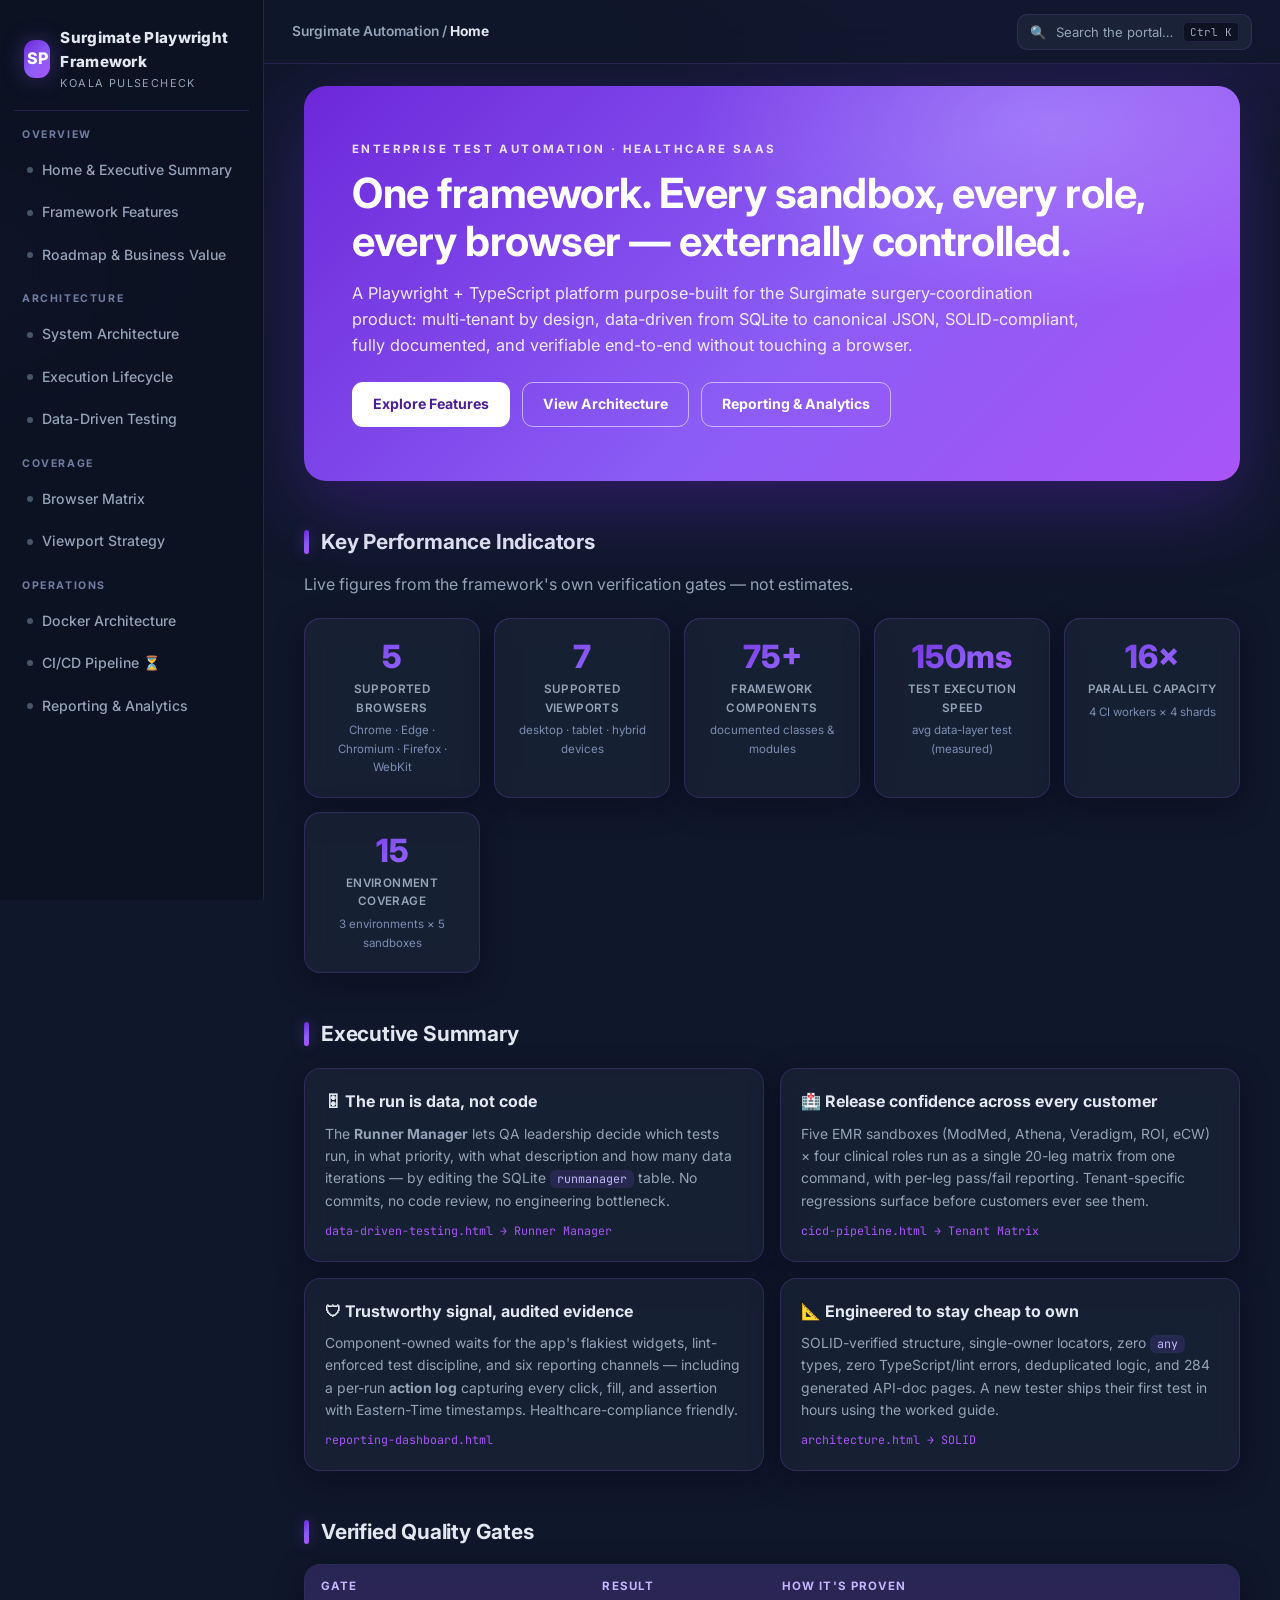
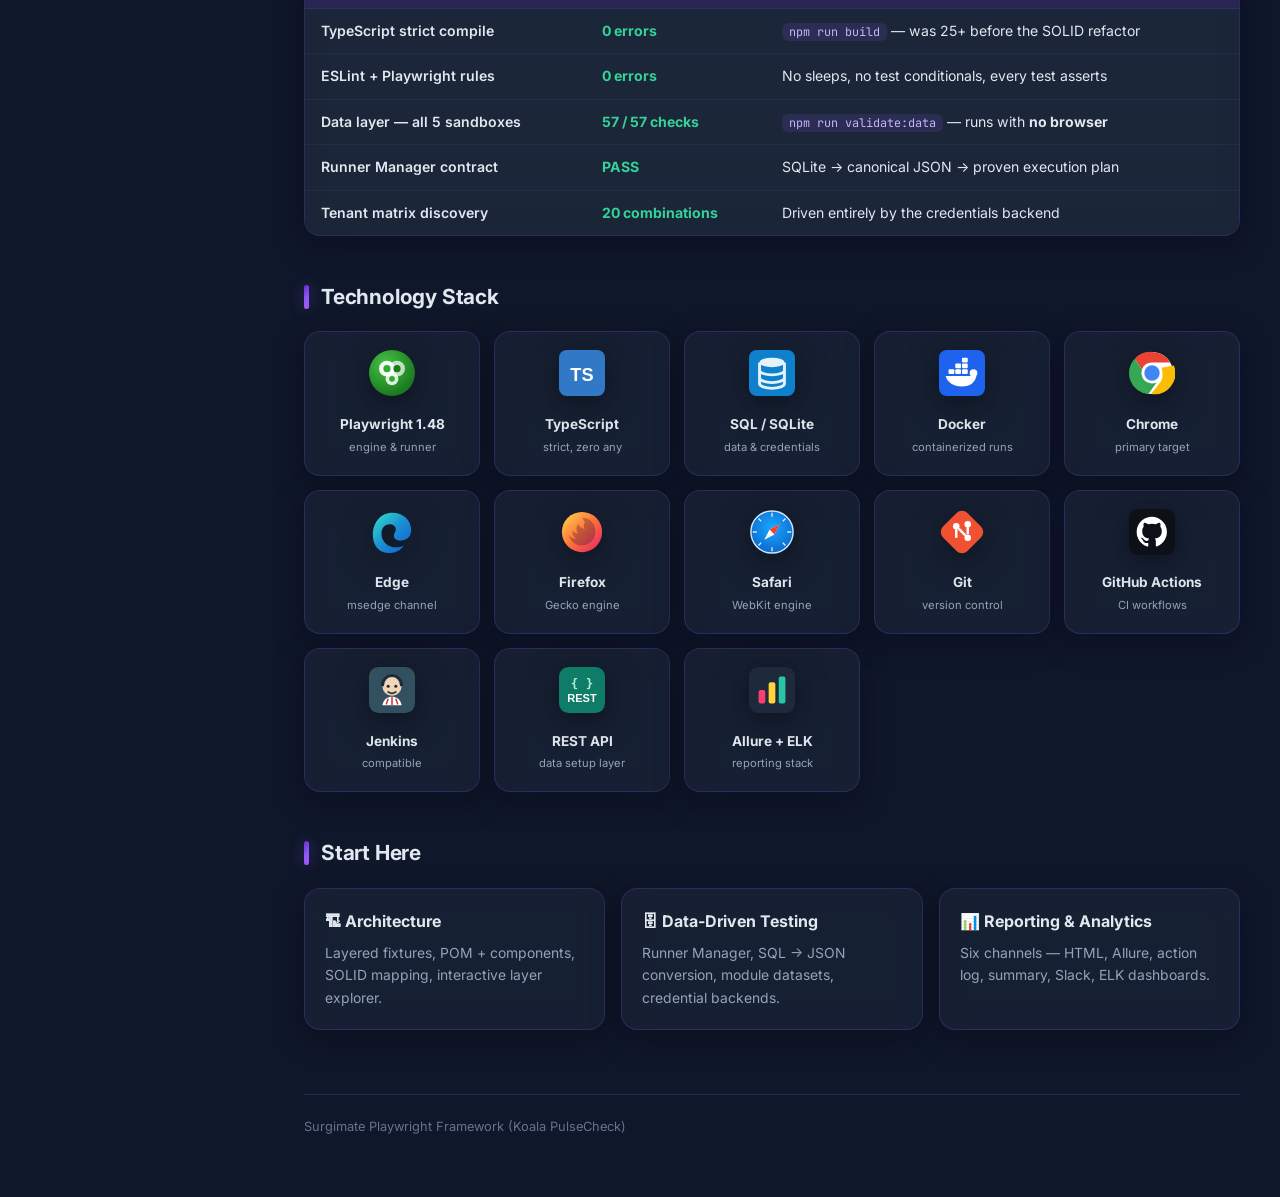
<file: docs/index.html>
﻿<!DOCTYPE html>
<html lang="en">
<head>
<meta charset="UTF-8">
<meta name="viewport" content="width=device-width, initial-scale=1.0">
<meta name="page-title" content="Home">
<title>Surgimate Automation Framework — Enterprise Documentation Portal</title>
<link rel="preconnect" href="https://fonts.googleapis.com">
<link href="https://fonts.googleapis.com/css2?family=Inter:wght@400;500;600;700;800&family=JetBrains+Mono:wght@400;600&display=swap" rel="stylesheet">
<link rel="stylesheet" href="assets/css/main.css">
<link rel="icon" type="image/svg+xml" href="assets/icons/playwright.svg">
<script defer src="assets/js/shell.js"></script>
</head>
<body>
<main class="content">

  <section class="hero reveal">
    <div class="eyebrow">Enterprise Test Automation · Healthcare SaaS</div>
    <h1>One framework. Every sandbox, every role,<br>every browser — externally controlled.</h1>
    <p>A Playwright + TypeScript platform purpose-built for the Surgimate surgery-coordination
    product: multi-tenant by design, data-driven from SQLite to canonical JSON, SOLID-compliant,
    fully documented, and verifiable end-to-end without touching a browser.</p>
    <div class="cta">
      <a class="btn light" href="framework-features.html">Explore Features</a>
      <a class="btn ghost" href="architecture.html">View Architecture</a>
      <a class="btn ghost" href="reporting-dashboard.html">Reporting &amp; Analytics</a>
    </div>
  </section>

  <h2 class="sec reveal" id="kpis">Key Performance Indicators</h2>
  <p class="lead reveal">Live figures from the framework's own verification gates — not estimates.</p>
  <div class="kpis">
    <div class="kpi glass reveal"><div class="n" data-count="5">0</div><div class="l">Supported Browsers</div><div class="s">Chrome · Edge · Chromium · Firefox · WebKit</div></div>
    <div class="kpi glass reveal"><div class="n" data-count="7">0</div><div class="l">Supported Viewports</div><div class="s">desktop · tablet · hybrid devices</div></div>
    <div class="kpi glass reveal"><div class="n" data-count="75" data-suffix="+">0</div><div class="l">Framework Components</div><div class="s">documented classes &amp; modules</div></div>
    <div class="kpi glass reveal"><div class="n" data-count="150" data-suffix="ms">0</div><div class="l">Test Execution Speed</div><div class="s">avg data-layer test (measured)</div></div>
    <div class="kpi glass reveal"><div class="n" data-count="16" data-suffix="×">0</div><div class="l">Parallel Capacity</div><div class="s">4 CI workers × 4 shards</div></div>
    <div class="kpi glass reveal"><div class="n" data-count="15">0</div><div class="l">Environment Coverage</div><div class="s">3 environments × 5 sandboxes</div></div>
  </div>

  <h2 class="sec reveal">Executive Summary</h2>
  <div class="grid c2">
    <div class="card glass reveal">
      <h3>🎛 The run is data, not code</h3>
      <p>The <b>Runner Manager</b> lets QA leadership decide which tests run, in what priority,
      with what description and how many data iterations — by editing the SQLite
      <code class="inline">runmanager</code> table. No commits, no code review, no engineering bottleneck.</p>
      <div class="where">data-driven-testing.html → Runner Manager</div>
    </div>
    <div class="card glass reveal">
      <h3>🏥 Release confidence across every customer</h3>
      <p>Five EMR sandboxes (ModMed, Athena, Veradigm, ROI, eCW) × four clinical roles run as a
      single 20-leg matrix from one command, with per-leg pass/fail reporting. Tenant-specific
      regressions surface before customers ever see them.</p>
      <div class="where">cicd-pipeline.html → Tenant Matrix</div>
    </div>
    <div class="card glass reveal">
      <h3>🛡 Trustworthy signal, audited evidence</h3>
      <p>Component-owned waits for the app's flakiest widgets, lint-enforced test discipline, and
      six reporting channels — including a per-run <b>action log</b> capturing every click, fill,
      and assertion with Eastern-Time timestamps. Healthcare-compliance friendly.</p>
      <div class="where">reporting-dashboard.html</div>
    </div>
    <div class="card glass reveal">
      <h3>📐 Engineered to stay cheap to own</h3>
      <p>SOLID-verified structure, single-owner locators, zero <code class="inline">any</code>
      types, zero TypeScript/lint errors, deduplicated logic, and 284 generated API-doc pages.
      A new tester ships their first test in hours using the worked guide.</p>
      <div class="where">architecture.html → SOLID</div>
    </div>
  </div>

  <h2 class="sec reveal" id="quality">Verified Quality Gates</h2>
  <div class="tablewrap glass reveal">
    <table>
      <tr><th>Gate</th><th>Result</th><th>How it's proven</th></tr>
      <tr><td>TypeScript strict compile</td><td class="ok">0 errors</td><td><code class="inline">npm run build</code> — was 25+ before the SOLID refactor</td></tr>
      <tr><td>ESLint + Playwright rules</td><td class="ok">0 errors</td><td>No sleeps, no test conditionals, every test asserts</td></tr>
      <tr><td>Data layer — all 5 sandboxes</td><td class="ok">57 / 57 checks</td><td><code class="inline">npm run validate:data</code> — runs with <b>no browser</b></td></tr>
      <tr><td>Runner Manager contract</td><td class="ok">PASS</td><td>SQLite → canonical JSON → proven execution plan</td></tr>
      <tr><td>Tenant matrix discovery</td><td class="ok">20 combinations</td><td>Driven entirely by the credentials backend</td></tr>
    </table>
  </div>

  <h2 class="sec reveal" id="stack">Technology Stack</h2>
  <div class="stack">
    <div class="tile glass reveal"><img src="assets/icons/playwright.svg" alt="Playwright"><h4>Playwright 1.48</h4><p>engine &amp; runner</p></div>
    <div class="tile glass reveal"><img src="assets/icons/typescript.svg" alt="TypeScript"><h4>TypeScript</h4><p>strict, zero any</p></div>
    <div class="tile glass reveal"><img src="assets/icons/sqlite.svg" alt="SQLite"><h4>SQL / SQLite</h4><p>data &amp; credentials</p></div>
    <div class="tile glass reveal"><img src="assets/icons/docker.svg" alt="Docker"><h4>Docker</h4><p>containerized runs</p></div>
    <div class="tile glass reveal"><img src="assets/icons/chrome.svg" alt="Chrome"><h4>Chrome</h4><p>primary target</p></div>
    <div class="tile glass reveal"><img src="assets/icons/edge.svg" alt="Edge"><h4>Edge</h4><p>msedge channel</p></div>
    <div class="tile glass reveal"><img src="assets/icons/firefox.svg" alt="Firefox"><h4>Firefox</h4><p>Gecko engine</p></div>
    <div class="tile glass reveal"><img src="assets/icons/safari.svg" alt="Safari"><h4>Safari</h4><p>WebKit engine</p></div>
    <div class="tile glass reveal"><img src="assets/icons/git.svg" alt="Git"><h4>Git</h4><p>version control</p></div>
    <div class="tile glass reveal"><img src="assets/icons/github.svg" alt="GitHub"><h4>GitHub Actions</h4><p>CI workflows</p></div>
    <div class="tile glass reveal"><img src="assets/icons/jenkins.svg" alt="Jenkins"><h4>Jenkins</h4><p>compatible</p></div>
    <div class="tile glass reveal"><img src="assets/icons/restapi.svg" alt="REST API"><h4>REST API</h4><p>data setup layer</p></div>
    <div class="tile glass reveal"><img src="assets/icons/allure.svg" alt="Allure"><h4>Allure + ELK</h4><p>reporting stack</p></div>
  </div>

  <h2 class="sec reveal">Start Here</h2>
  <div class="grid c3">
    <a class="card glass reveal" href="architecture.html" style="color:var(--text)"><h3>🏗 Architecture</h3><p>Layered fixtures, POM + components, SOLID mapping, interactive layer explorer.</p></a>
    <a class="card glass reveal" href="data-driven-testing.html" style="color:var(--text)"><h3>🗄 Data-Driven Testing</h3><p>Runner Manager, SQL → JSON conversion, module datasets, credential backends.</p></a>
    <a class="card glass reveal" href="reporting-dashboard.html" style="color:var(--text)"><h3>📊 Reporting &amp; Analytics</h3><p>Six channels — HTML, Allure, action log, summary, Slack, ELK dashboards.</p></a>
  </div>

  <footer class="site">
    <div>Surgimate Playwright Framework (Koala PulseCheck)</div>
  </footer>
</main>
</body>
</html>
</file>
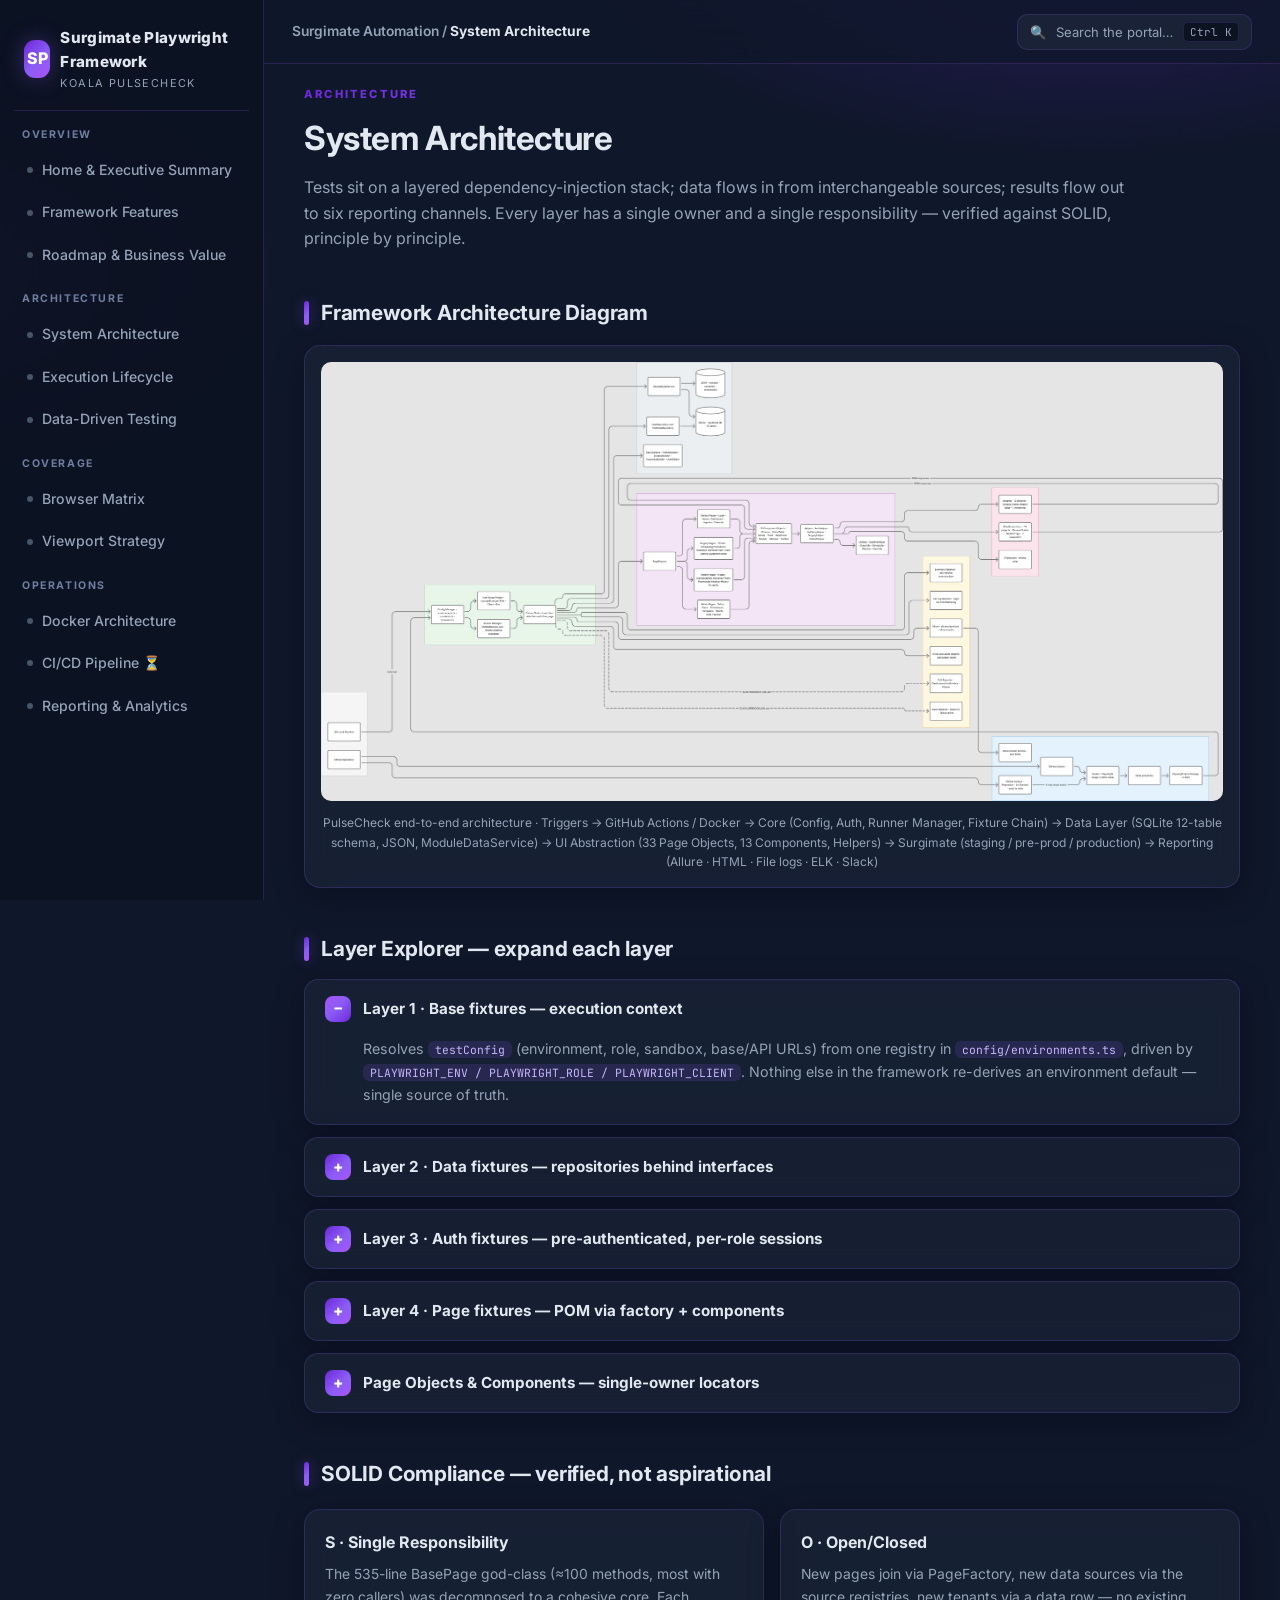
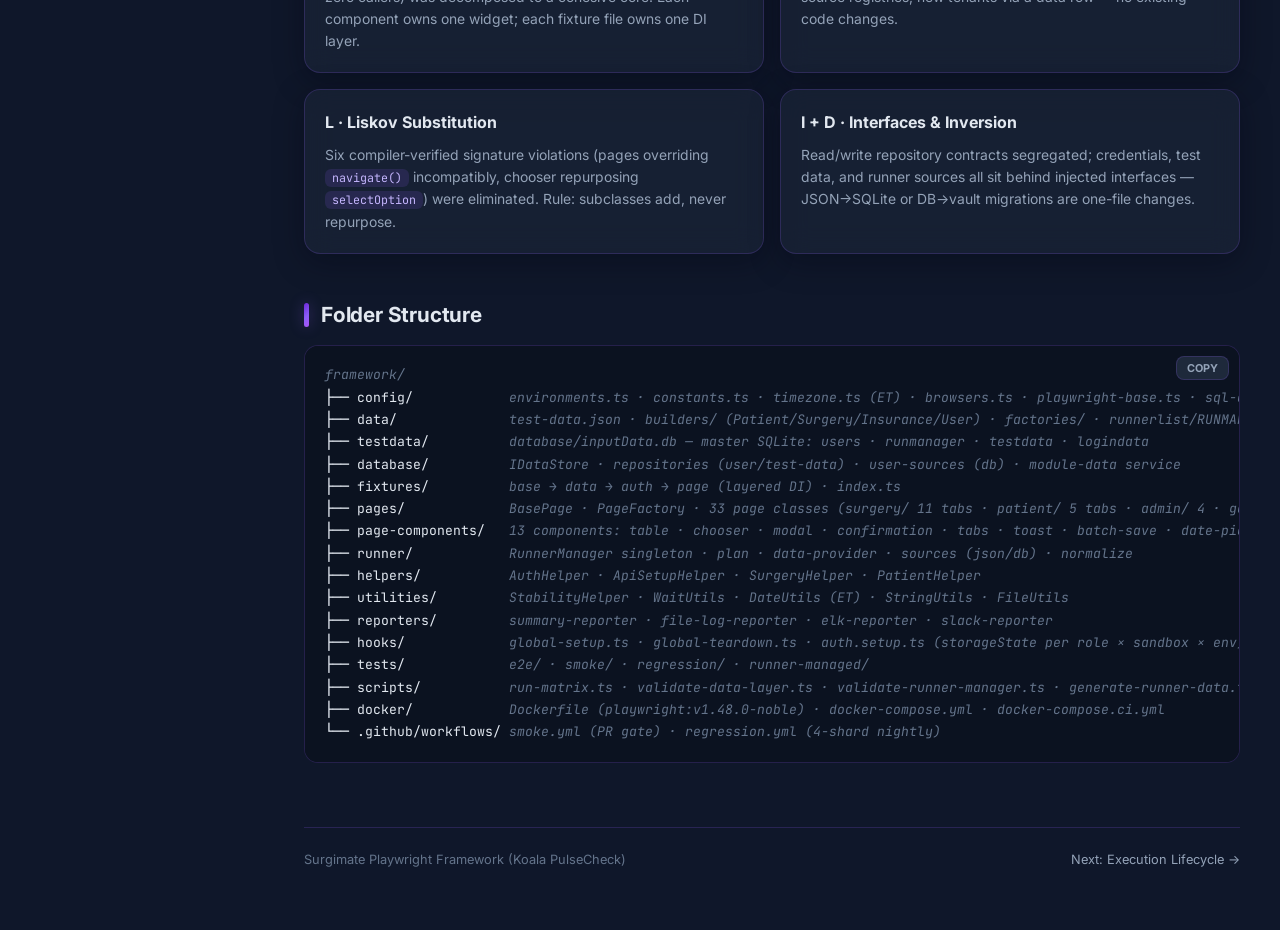
<file: docs/architecture.html>
﻿<!DOCTYPE html>
<html lang="en">
<head>
<meta charset="UTF-8">
<meta name="viewport" content="width=device-width, initial-scale=1.0">
<meta name="page-title" content="System Architecture">
<title>System Architecture — Surgimate Automation Framework</title>
<link rel="preconnect" href="https://fonts.googleapis.com">
<link href="https://fonts.googleapis.com/css2?family=Inter:wght@400;500;600;700;800&family=JetBrains+Mono:wght@400;600&display=swap" rel="stylesheet">
<link rel="stylesheet" href="assets/css/main.css">
<link rel="icon" type="image/svg+xml" href="assets/icons/playwright.svg">
<script defer src="assets/js/shell.js"></script>
</head>
<body>
<main class="content">

  <div class="page-head reveal">
    <div class="eyebrow">Architecture</div>
    <h1>System Architecture</h1>
    <p>Tests sit on a layered dependency-injection stack; data flows in from interchangeable
    sources; results flow out to six reporting channels. Every layer has a single owner and a
    single responsibility — verified against SOLID, principle by principle.</p>
  </div>

  <h2 class="sec reveal">Framework Architecture Diagram</h2>
  <div class="diagram glass reveal" style="padding:16px;text-align:center">
    <img src="assets/PulseCheck-Framework-Architecture.png"
         alt="PulseCheck Full Framework Architecture — Triggers → Infrastructure → Core → Data → UI → SUT → Reporting"
         style="max-width:100%;border-radius:10px;display:block;margin:0 auto">
    <p style="margin-top:12px;font-size:12px;color:var(--muted)">
      PulseCheck end-to-end architecture · Triggers → GitHub Actions / Docker → Core (Config, Auth, Runner Manager, Fixture Chain) → Data Layer (SQLite 12-table schema, JSON, ModuleDataService) → UI Abstraction (33 Page Objects, 13 Components, Helpers) → Surgimate (staging / pre-prod / production) → Reporting (Allure · HTML · File logs · ELK · Slack)
    </p>
  </div>

  <h2 class="sec reveal" id="fixtures">Layer Explorer — expand each layer</h2>
  <details class="acc glass reveal" open>
    <summary>Layer 1 · Base fixtures — execution context</summary>
    <div class="body">Resolves <code class="inline">testConfig</code> (environment, role, sandbox,
    base/API URLs) from one registry in <code class="inline">config/environments.ts</code>, driven by
    <code class="inline">PLAYWRIGHT_ENV / PLAYWRIGHT_ROLE / PLAYWRIGHT_CLIENT</code>. Nothing else in
    the framework re-derives an environment default — single source of truth.</div>
  </details>
  <details class="acc glass reveal">
    <summary>Layer 2 · Data fixtures — repositories behind interfaces</summary>
    <div class="body"><code class="inline">userRepository: IUserRepository</code> and
    <code class="inline">testDataRepository: ITestDataRepository</code> are typed as interfaces (DIP);
    the concrete backends are named only in this composition root. Includes the pre-resolved
    <code class="inline">testData</code> bundle and the <code class="inline">moduleData</code> service
    Swapping the storage backend touches one file.</div>
  </details>
  <details class="acc glass reveal">
    <summary>Layer 3 · Auth fixtures — pre-authenticated, per-role sessions</summary>
    <div class="body"><code class="inline">authenticatedPage</code> uses cached storageState
    (one file per role × sandbox × environment). Multi-role tests get concurrent sessions —
    <code class="inline">coordinatorPage</code> and <code class="inline">surgeonPage</code> side by
    side in a single test. Auth setup retries 3× and authenticates every available role.</div>
  </details>
  <details class="acc glass reveal">
    <summary>Layer 4 · Page fixtures — POM via factory + components</summary>
    <div class="body">Page objects constructed through <code class="inline">PageFactory</code> (OCP);
    widget components (<code class="inline">modal</code>, <code class="inline">toast</code>,
    <code class="inline">chooserFor</code>) own their selectors and waits. Specs never touch raw CSS.</div>
  </details>
  <details class="acc glass reveal">
    <summary>Page Objects &amp; Components — single-owner locators</summary>
    <div class="body">33 page classes (Login, Home, Dashboard, Calendar, Agenda + 11 Surgery tabs + 5 Patient tabs + 4 Admin pages + 3 General-Admin pages) compose 13 component wrappers (PrimeNG table, autocomplete chooser, modal, confirmation dialog, tab view, batch-save overlay, toasts, date picker, file upload, toolbar, navbar, quick-finder). The login form, the logout flow, and every flaky widget interaction exist in exactly one place — fix once, fixed everywhere.</div>
  </details>

  <h2 class="sec reveal" id="solid">SOLID Compliance — verified, not aspirational</h2>
  <div class="grid c2">
    <div class="card glass reveal"><h3>S · Single Responsibility</h3><p>The 535-line BasePage god-class
      (≈100 methods, most with zero callers) was decomposed to a cohesive core. Each component owns one
      widget; each fixture file owns one DI layer.</p></div>
    <div class="card glass reveal"><h3>O · Open/Closed</h3><p>New pages join via PageFactory, new data
      sources via the source registries, new tenants via a data row — no existing code changes.</p></div>
    <div class="card glass reveal"><h3>L · Liskov Substitution</h3><p>Six compiler-verified signature
      violations (pages overriding <code class="inline">navigate()</code> incompatibly, chooser
      repurposing <code class="inline">selectOption</code>) were eliminated. Rule: subclasses add,
      never repurpose.</p></div>
    <div class="card glass reveal"><h3>I + D · Interfaces &amp; Inversion</h3><p>Read/write repository
      contracts segregated; credentials, test data, and runner sources all sit behind injected
      interfaces — JSON→SQLite or DB→vault migrations are one-file changes.</p></div>
  </div>

  <h2 class="sec reveal" id="folders">Folder Structure</h2>
  <pre class="reveal"><span class="cmt">framework/</span>
├── config/            <span class="cmt">environments.ts · constants.ts · timezone.ts (ET) · browsers.ts · playwright-base.ts · sql-queries.json · module-queries.json</span>
├── data/              <span class="cmt">test-data.json · builders/ (Patient/Surgery/Insurance/User) · factories/ · runnerlist/RUNMANAGER.json · testdata/ · db/migrations/</span>
├── testdata/          <span class="cmt">database/inputData.db — master SQLite: users · runmanager · testdata · logindata</span>
├── database/          <span class="cmt">IDataStore · repositories (user/test-data) · user-sources (db) · module-data service</span>
├── fixtures/          <span class="cmt">base → data → auth → page (layered DI) · index.ts</span>
├── pages/             <span class="cmt">BasePage · PageFactory · 33 page classes (surgery/ 11 tabs · patient/ 5 tabs · admin/ 4 · general-admin/ 3)</span>
├── page-components/   <span class="cmt">13 components: table · chooser · modal · confirmation · tabs · toast · batch-save · date-picker · file-upload · toolbar · navbar · quick-finder</span>
├── runner/            <span class="cmt">RunnerManager singleton · plan · data-provider · sources (json/db) · normalize</span>
├── helpers/           <span class="cmt">AuthHelper · ApiSetupHelper · SurgeryHelper · PatientHelper</span>
├── utilities/         <span class="cmt">StabilityHelper · WaitUtils · DateUtils (ET) · StringUtils · FileUtils</span>
├── reporters/         <span class="cmt">summary-reporter · file-log-reporter · elk-reporter · slack-reporter</span>
├── hooks/             <span class="cmt">global-setup.ts · global-teardown.ts · auth.setup.ts (storageState per role × sandbox × env)</span>
├── tests/             <span class="cmt">e2e/ · smoke/ · regression/ · runner-managed/</span>
├── scripts/           <span class="cmt">run-matrix.ts · validate-data-layer.ts · validate-runner-manager.ts · generate-runner-data.ts</span>
├── docker/            <span class="cmt">Dockerfile (playwright:v1.48.0-noble) · docker-compose.yml · docker-compose.ci.yml</span>
└── .github/workflows/ <span class="cmt">smoke.yml (PR gate) · regression.yml (4-shard nightly)</span></pre>

  <footer class="site">
    <div>Surgimate Playwright Framework (Koala PulseCheck)</div>
    <div><a href="execution-flow.html">Next: Execution Lifecycle →</a></div>
  </footer>
</main>
</body>
</html>
</file>
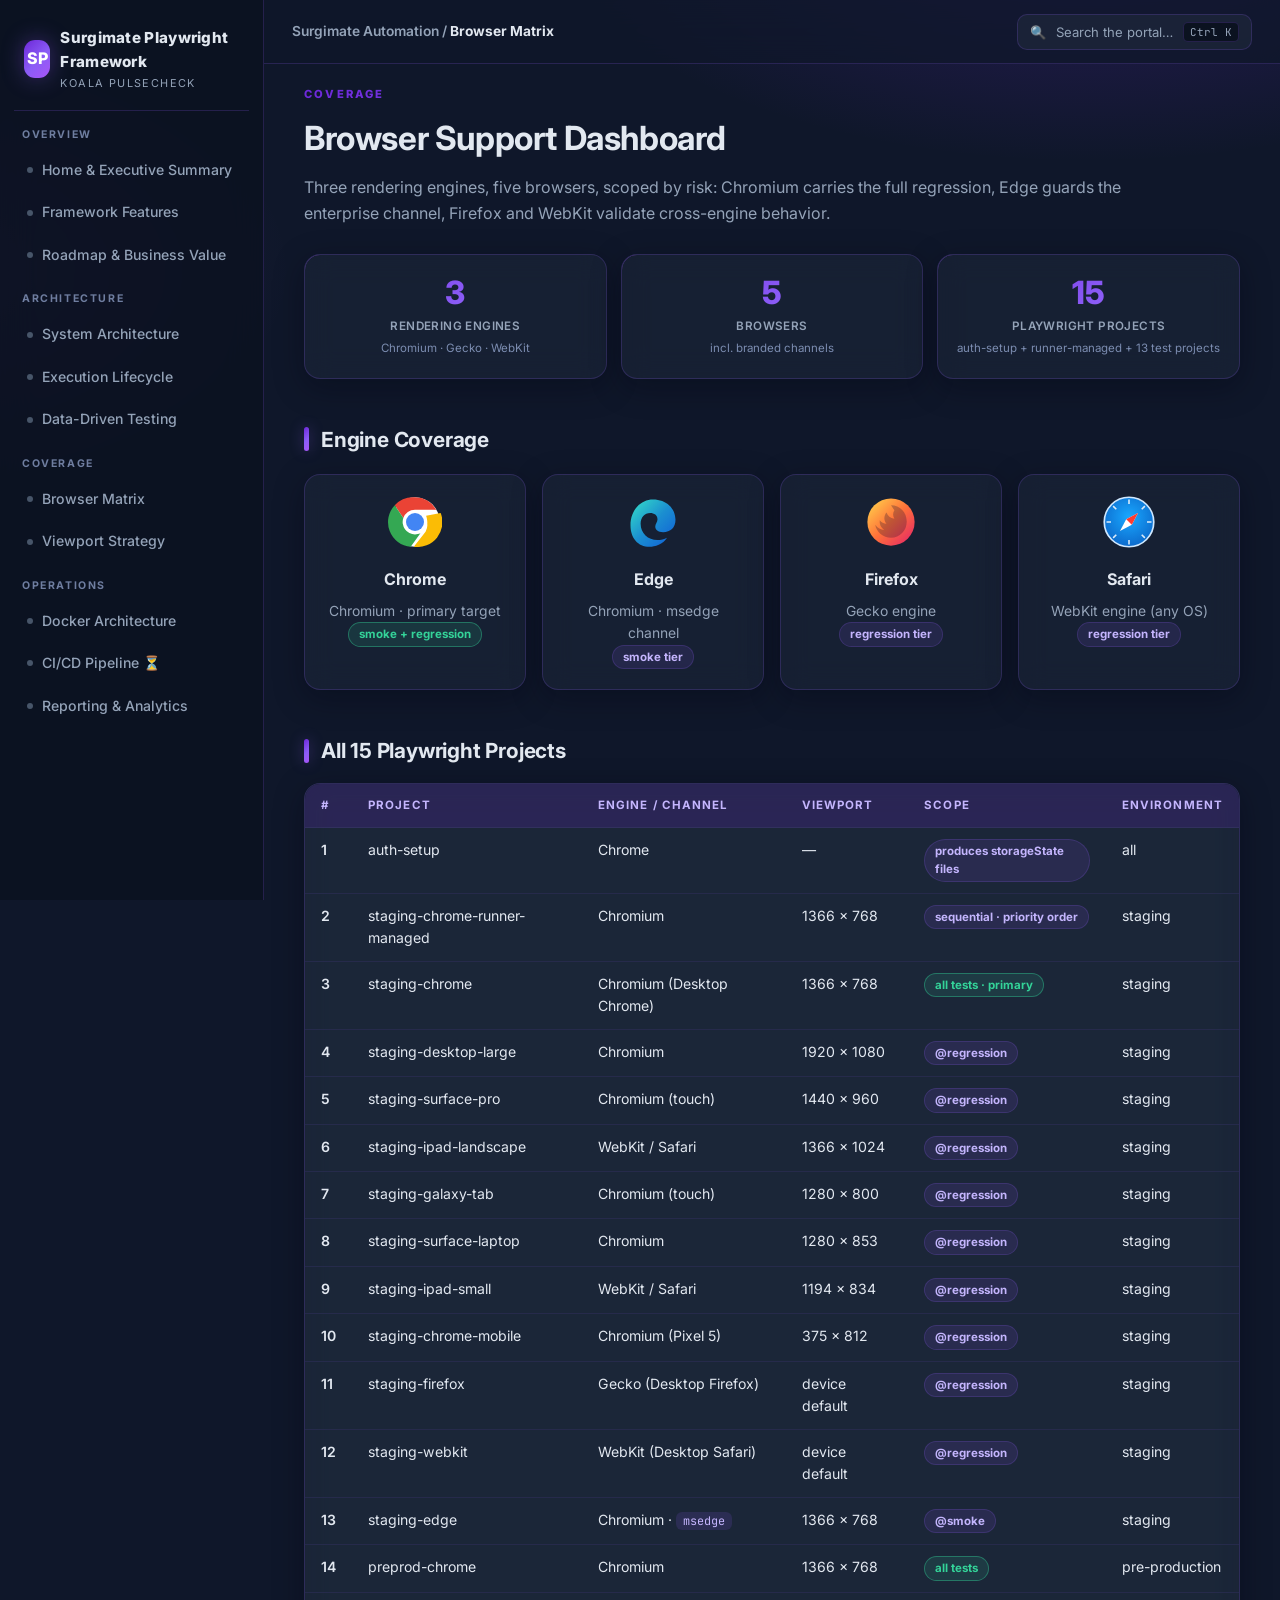
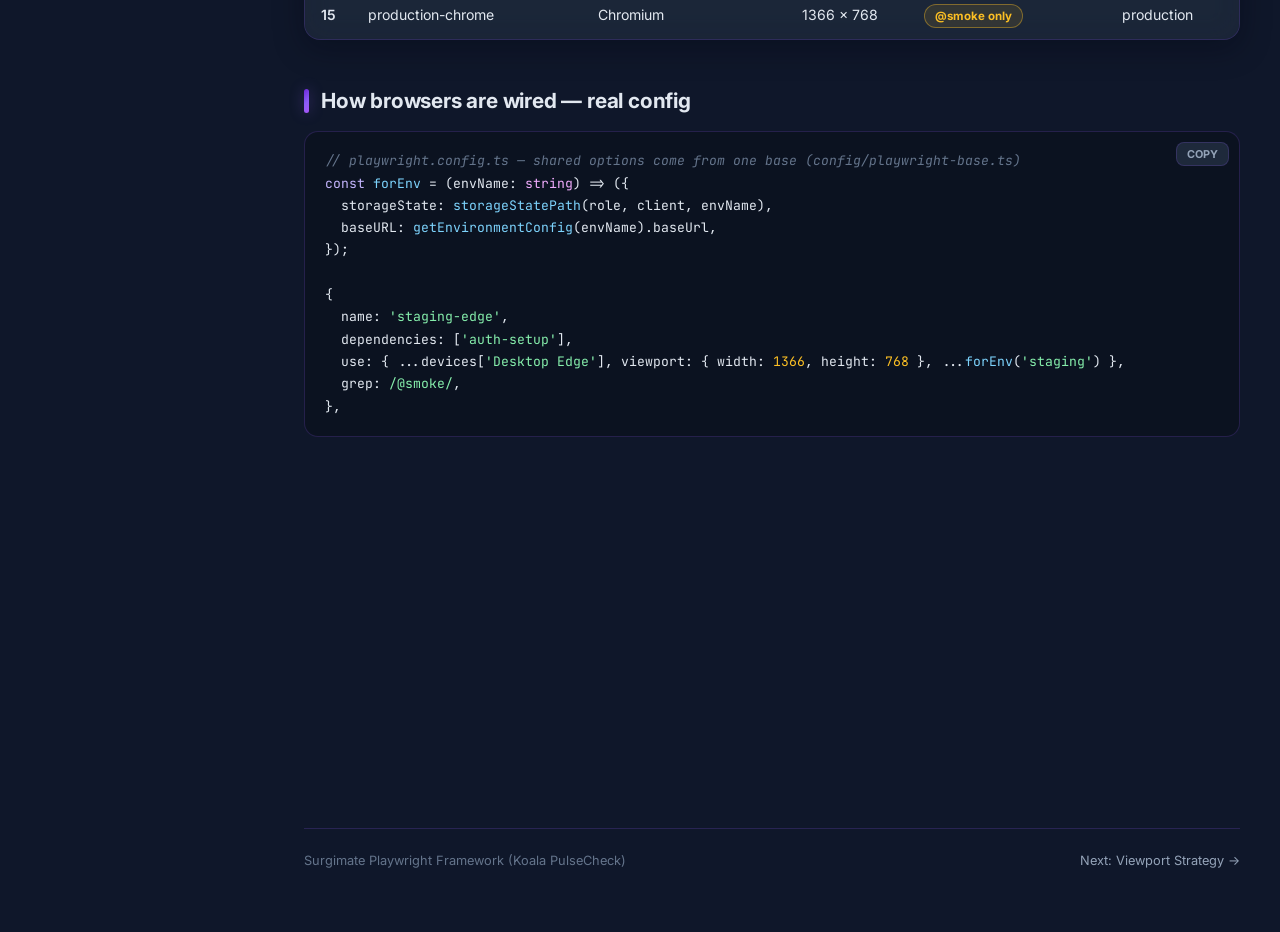
<file: docs/browser-matrix.html>
﻿<!DOCTYPE html>
<html lang="en">
<head>
<meta charset="UTF-8">
<meta name="viewport" content="width=device-width, initial-scale=1.0">
<meta name="page-title" content="Browser Matrix">
<title>Browser Matrix — Surgimate Automation Framework</title>
<link rel="preconnect" href="https://fonts.googleapis.com">
<link href="https://fonts.googleapis.com/css2?family=Inter:wght@400;500;600;700;800&family=JetBrains+Mono:wght@400;600&display=swap" rel="stylesheet">
<link rel="stylesheet" href="assets/css/main.css">
<link rel="icon" type="image/svg+xml" href="assets/icons/playwright.svg">
<script defer src="assets/js/shell.js"></script>
</head>
<body>
<main class="content">

  <div class="page-head reveal">
    <div class="eyebrow">Coverage</div>
    <h1>Browser Support Dashboard</h1>
    <p>Three rendering engines, five browsers, scoped by risk: Chromium carries the full regression,
    Edge guards the enterprise channel, Firefox and WebKit validate cross-engine behavior.</p>
  </div>

  <div class="kpis">
    <div class="kpi glass reveal"><div class="n" data-count="3">0</div><div class="l">Rendering Engines</div><div class="s">Chromium · Gecko · WebKit</div></div>
    <div class="kpi glass reveal"><div class="n" data-count="5">0</div><div class="l">Browsers</div><div class="s">incl. branded channels</div></div>
    <div class="kpi glass reveal"><div class="n" data-count="15">0</div><div class="l">Playwright Projects</div><div class="s">auth-setup + runner-managed + 13 test projects</div></div>
    </div>

  <h2 class="sec reveal">Engine Coverage</h2>
  <div class="grid c4">
    <div class="card glass reveal" style="text-align:center"><img src="assets/icons/chrome.svg" alt="Chrome" style="width:54px"><h3 style="justify-content:center;margin-top:10px">Chrome</h3><p>Chromium · primary target<br><span class="pill green">smoke + regression</span></p></div>
    <div class="card glass reveal" style="text-align:center"><img src="assets/icons/edge.svg" alt="Edge" style="width:54px"><h3 style="justify-content:center;margin-top:10px">Edge</h3><p>Chromium · msedge channel<br><span class="pill">smoke tier</span></p></div>
    <div class="card glass reveal" style="text-align:center"><img src="assets/icons/firefox.svg" alt="Firefox" style="width:54px"><h3 style="justify-content:center;margin-top:10px">Firefox</h3><p>Gecko engine<br><span class="pill">regression tier</span></p></div>
    <div class="card glass reveal" style="text-align:center"><img src="assets/icons/safari.svg" alt="Safari" style="width:54px"><h3 style="justify-content:center;margin-top:10px">Safari</h3><p>WebKit engine (any OS)<br><span class="pill">regression tier</span></p></div>
  </div>

  <h2 class="sec reveal" id="projects">All 15 Playwright Projects</h2>
  <div class="tablewrap glass reveal">
    <table>
      <tr><th>#</th><th>Project</th><th>Engine / Channel</th><th>Viewport</th><th>Scope</th><th>Environment</th></tr>
      <tr><td>1</td><td>auth-setup</td><td>Chrome</td><td>—</td><td><span class="pill">produces storageState files</span></td><td>all</td></tr>
      <tr><td>2</td><td>staging-chrome-runner-managed</td><td>Chromium</td><td>1366 × 768</td><td><span class="pill">sequential · priority order</span></td><td>staging</td></tr>
      <tr><td>3</td><td>staging-chrome</td><td>Chromium (Desktop Chrome)</td><td>1366 × 768</td><td><span class="pill green">all tests · primary</span></td><td>staging</td></tr>
      <tr><td>4</td><td>staging-desktop-large</td><td>Chromium</td><td>1920 × 1080</td><td><span class="pill">@regression</span></td><td>staging</td></tr>
      <tr><td>5</td><td>staging-surface-pro</td><td>Chromium (touch)</td><td>1440 × 960</td><td><span class="pill">@regression</span></td><td>staging</td></tr>
      <tr><td>6</td><td>staging-ipad-landscape</td><td>WebKit / Safari</td><td>1366 × 1024</td><td><span class="pill">@regression</span></td><td>staging</td></tr>
      <tr><td>7</td><td>staging-galaxy-tab</td><td>Chromium (touch)</td><td>1280 × 800</td><td><span class="pill">@regression</span></td><td>staging</td></tr>
      <tr><td>8</td><td>staging-surface-laptop</td><td>Chromium</td><td>1280 × 853</td><td><span class="pill">@regression</span></td><td>staging</td></tr>
      <tr><td>9</td><td>staging-ipad-small</td><td>WebKit / Safari</td><td>1194 × 834</td><td><span class="pill">@regression</span></td><td>staging</td></tr>
      <tr><td>10</td><td>staging-chrome-mobile</td><td>Chromium (Pixel 5)</td><td>375 × 812</td><td><span class="pill">@regression</span></td><td>staging</td></tr>
      <tr><td>11</td><td>staging-firefox</td><td>Gecko (Desktop Firefox)</td><td>device default</td><td><span class="pill">@regression</span></td><td>staging</td></tr>
      <tr><td>12</td><td>staging-webkit</td><td>WebKit (Desktop Safari)</td><td>device default</td><td><span class="pill">@regression</span></td><td>staging</td></tr>
      <tr><td>13</td><td>staging-edge</td><td>Chromium · <code class="inline">msedge</code></td><td>1366 × 768</td><td><span class="pill">@smoke</span></td><td>staging</td></tr>
      <tr><td>14</td><td>preprod-chrome</td><td>Chromium</td><td>1366 × 768</td><td><span class="pill green">all tests</span></td><td>pre-production</td></tr>
      <tr><td>15</td><td>production-chrome</td><td>Chromium</td><td>1366 × 768</td><td><span class="pill amber">@smoke only</span></td><td>production</td></tr>
    </table>
  </div>

  <h2 class="sec reveal">How browsers are wired — real config</h2>
  <pre class="reveal"><span class="cmt">// playwright.config.ts — shared options come from one base (config/playwright-base.ts)</span>
<span class="kw">const</span> <span class="fn">forEnv</span> = (envName: <span class="typ">string</span>) =&gt; ({
  storageState: <span class="fn">storageStatePath</span>(role, client, envName),
  baseURL: <span class="fn">getEnvironmentConfig</span>(envName).baseUrl,
});

{
  name: <span class="str">'staging-edge'</span>,
  dependencies: [<span class="str">'auth-setup'</span>],
  use: { ...devices[<span class="str">'Desktop Edge'</span>], viewport: { width: <span class="num">1366</span>, height: <span class="num">768</span> }, ...<span class="fn">forEnv</span>(<span class="str">'staging'</span>) },
  grep: <span class="str">/@smoke/</span>,
},</pre>

  <h2 class="sec reveal">Run Commands</h2>
  <pre class="reveal"><span class="cmd">npx playwright test --project=staging-chrome</span>     <span class="cmt"># primary full run</span>
<span class="cmd">npx playwright test --project=staging-edge</span>       <span class="cmt"># enterprise channel smoke</span>
<span class="cmd">npx playwright test --project=staging-firefox --project=staging-webkit</span>  <span class="cmt"># cross-engine</span>
<span class="cmd">npm run test:matrix:smoke</span>                        <span class="cmt"># × 20 sandbox/role legs</span></pre>

  <div class="note violet reveal"><b>Why this split:</b> the application officially targets desktop
  Chromium-class browsers; Firefox/WebKit run the regression tier to catch engine-specific CSS,
  focus and date-input differences early, while Edge smoke protects the channel most hospital IT
  departments standardize on.</div>

  <footer class="site">
    <div>Surgimate Playwright Framework (Koala PulseCheck)</div>
    <div><a href="viewport-strategy.html">Next: Viewport Strategy →</a></div>
  </footer>
</main>
</body>
</html>
</file>
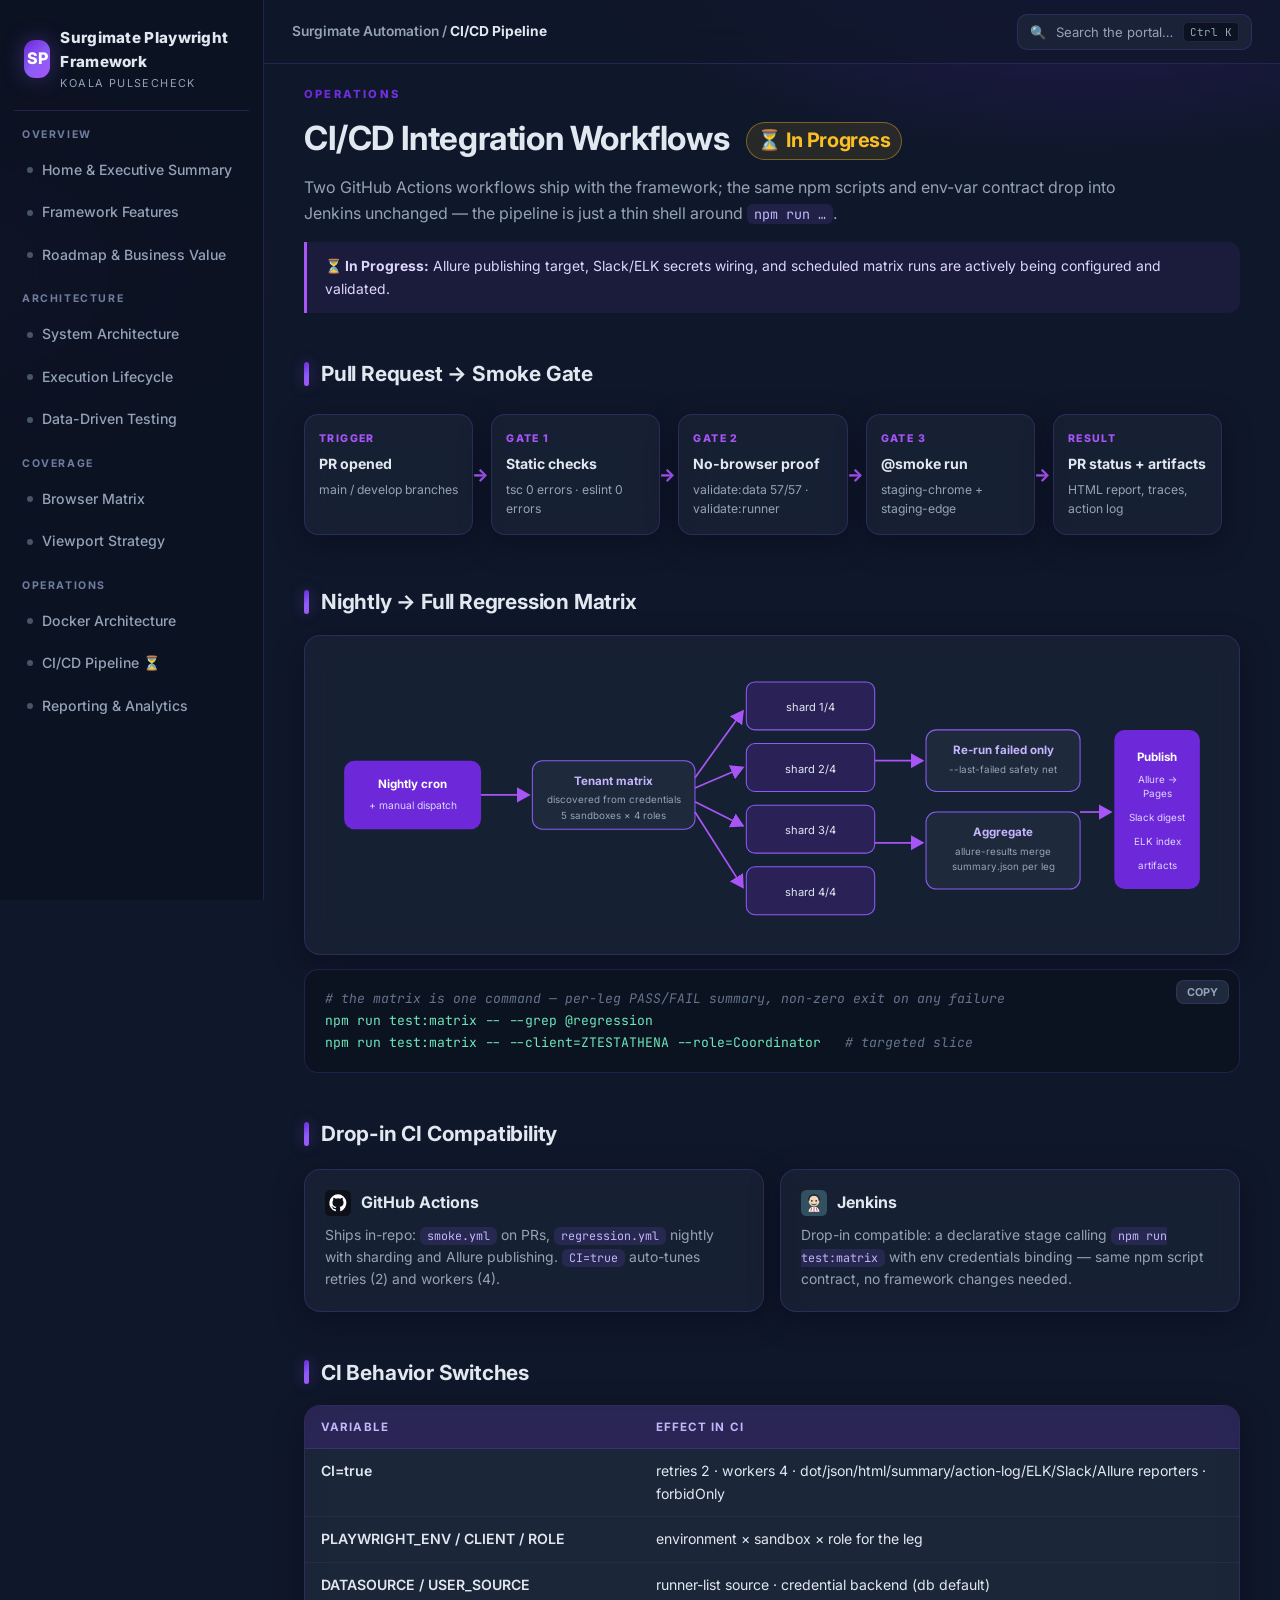
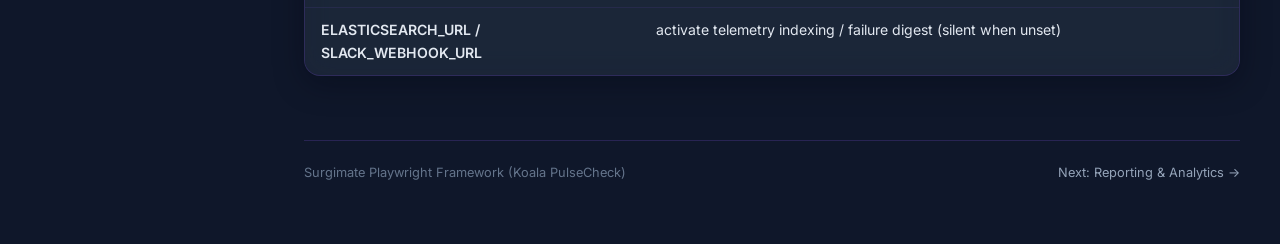
<file: docs/cicd-pipeline.html>
﻿<!DOCTYPE html>
<html lang="en">
<head>
<meta charset="UTF-8">
<meta name="viewport" content="width=device-width, initial-scale=1.0">
<meta name="page-title" content="CI/CD Pipeline">
<title>CI/CD Pipeline — Surgimate Automation Framework</title>
<link rel="preconnect" href="https://fonts.googleapis.com">
<link href="https://fonts.googleapis.com/css2?family=Inter:wght@400;500;600;700;800&family=JetBrains+Mono:wght@400;600&display=swap" rel="stylesheet">
<link rel="stylesheet" href="assets/css/main.css">
<link rel="icon" type="image/svg+xml" href="assets/icons/github.svg">
<script defer src="assets/js/shell.js"></script>
</head>
<body>
<main class="content">

  <div class="page-head reveal">
    <div class="eyebrow">Operations</div>
    <h1>CI/CD Integration Workflows <span class="pill amber" style="font-size:0.6em;vertical-align:middle;margin-left:10px">⏳ In Progress</span></h1>
    <p>Two GitHub Actions workflows ship with the framework; the same npm scripts and env-var
    contract drop into Jenkins unchanged — the pipeline is just a thin shell around
    <code class="inline">npm run …</code>.</p>
    <div class="note violet reveal" style="margin-top:16px"><b>⏳ In Progress:</b> Allure publishing target, Slack/ELK secrets wiring, and scheduled matrix runs are actively being configured and validated.</div>
  </div>

  <h2 class="sec reveal">Pull Request → Smoke Gate</h2>
  <div class="flow reveal">
    <div class="step glass"><div class="k">trigger</div><h4>PR opened</h4><p>main / develop branches</p></div>
    <div class="step glass"><div class="k">gate 1</div><h4>Static checks</h4><p>tsc 0 errors · eslint 0 errors</p></div>
    <div class="step glass"><div class="k">gate 2</div><h4>No-browser proof</h4><p>validate:data 57/57 · validate:runner</p></div>
    <div class="step glass"><div class="k">gate 3</div><h4>@smoke run</h4><p>staging-chrome + staging-edge</p></div>
    <div class="step glass"><div class="k">result</div><h4>PR status + artifacts</h4><p>HTML report, traces, action log</p></div>
  </div>

  <h2 class="sec reveal" id="matrix">Nightly → Full Regression Matrix</h2>
  <div class="diagram glass reveal">
    <svg viewBox="0 0 1040 320" xmlns="http://www.w3.org/2000/svg">
      <defs><marker id="ar5" markerWidth="9" markerHeight="9" refX="7" refY="4.5" orient="auto">
        <path d="M0,0 L8,4.5 L0,9 z" fill="#A855F7"/></marker></defs>
      <rect x="20" y="120" width="160" height="80" rx="12" class="dg-solid"/>
      <text x="100" y="152" text-anchor="middle" class="dg-tw">Nightly cron</text>
      <text x="100" y="176" text-anchor="middle" fill="#DDD6FE" font-size="12">+ manual dispatch</text>
      <rect x="240" y="120" width="190" height="80" rx="12" class="dg-box"/>
      <text x="335" y="148" text-anchor="middle" class="dg-th">Tenant matrix</text>
      <text x="335" y="170" text-anchor="middle" class="dg-tm">discovered from credentials</text>
      <text x="335" y="188" text-anchor="middle" class="dg-tm">5 sandboxes × 4 roles</text>
      <g>
        <rect x="490" y="28" width="150" height="56" rx="10" class="dg-tint"/><text x="565" y="62" text-anchor="middle" class="dg-t">shard 1/4</text>
        <rect x="490" y="100" width="150" height="56" rx="10" class="dg-tint"/><text x="565" y="134" text-anchor="middle" class="dg-t">shard 2/4</text>
        <rect x="490" y="172" width="150" height="56" rx="10" class="dg-tint"/><text x="565" y="206" text-anchor="middle" class="dg-t">shard 3/4</text>
        <rect x="490" y="244" width="150" height="56" rx="10" class="dg-tint"/><text x="565" y="278" text-anchor="middle" class="dg-t">shard 4/4</text>
      </g>
      <rect x="700" y="84" width="180" height="72" rx="12" class="dg-box"/>
      <text x="790" y="112" text-anchor="middle" class="dg-th">Re-run failed only</text>
      <text x="790" y="134" text-anchor="middle" class="dg-tm">--last-failed safety net</text>
      <rect x="700" y="180" width="180" height="90" rx="12" class="dg-box"/>
      <text x="790" y="208" text-anchor="middle" class="dg-th">Aggregate</text>
      <text x="790" y="230" text-anchor="middle" class="dg-tm">allure-results merge</text>
      <text x="790" y="248" text-anchor="middle" class="dg-tm">summary.json per leg</text>
      <rect x="920" y="84" width="100" height="186" rx="12" class="dg-solid"/>
      <text x="970" y="120" text-anchor="middle" class="dg-tw" font-size="12.5">Publish</text>
      <text x="970" y="146" text-anchor="middle" fill="#DDD6FE" font-size="11.5">Allure →</text>
      <text x="970" y="162" text-anchor="middle" fill="#DDD6FE" font-size="11.5">Pages</text>
      <text x="970" y="190" text-anchor="middle" fill="#DDD6FE" font-size="11.5">Slack digest</text>
      <text x="970" y="218" text-anchor="middle" fill="#DDD6FE" font-size="11.5">ELK index</text>
      <text x="970" y="246" text-anchor="middle" fill="#DDD6FE" font-size="11.5">artifacts</text>
      <line x1="180" y1="160" x2="236" y2="160" class="dg-line" marker-end="url(#ar5)"/>
      <line x1="430" y1="140" x2="486" y2="62" class="dg-line" marker-end="url(#ar5)"/>
      <line x1="430" y1="152" x2="486" y2="128" class="dg-line" marker-end="url(#ar5)"/>
      <line x1="430" y1="168" x2="486" y2="196" class="dg-line" marker-end="url(#ar5)"/>
      <line x1="430" y1="180" x2="486" y2="268" class="dg-line" marker-end="url(#ar5)"/>
      <line x1="640" y1="120" x2="696" y2="120" class="dg-line" marker-end="url(#ar5)"/>
      <line x1="640" y1="216" x2="696" y2="216" class="dg-line" marker-end="url(#ar5)"/>
      <line x1="880" y1="180" x2="916" y2="180" class="dg-line" marker-end="url(#ar5)"/>
    </svg>
  </div>
  <pre class="reveal"><span class="cmt"># the matrix is one command — per-leg PASS/FAIL summary, non-zero exit on any failure</span>
<span class="cmd">npm run test:matrix -- --grep @regression</span>
<span class="cmd">npm run test:matrix -- --client=ZTESTATHENA --role=Coordinator</span>   <span class="cmt"># targeted slice</span></pre>

  <h2 class="sec reveal" id="others">Drop-in CI Compatibility</h2>
  <div class="grid c3">
    <div class="card glass reveal"><h3><img src="assets/icons/github.svg" alt="">GitHub Actions</h3>
      <p>Ships in-repo: <code class="inline">smoke.yml</code> on PRs, <code class="inline">regression.yml</code>
      nightly with sharding and Allure publishing. <code class="inline">CI=true</code> auto-tunes
      retries (2) and workers (4).</p></div>
    <div class="card glass reveal"><h3><img src="assets/icons/jenkins.svg" alt="">Jenkins</h3>
      <p>Drop-in compatible: a declarative stage calling
      <code class="inline">npm run test:matrix</code> with env credentials binding — same npm script contract, no framework changes needed.</p></div>
    </div>

  <h2 class="sec reveal">CI Behavior Switches</h2>
  <div class="tablewrap glass reveal">
    <table>
      <tr><th>Variable</th><th>Effect in CI</th></tr>
      <tr><td>CI=true</td><td>retries 2 · workers 4 · dot/json/html/summary/action-log/ELK/Slack/Allure reporters · forbidOnly</td></tr>
      <tr><td>PLAYWRIGHT_ENV / CLIENT / ROLE</td><td>environment × sandbox × role for the leg</td></tr>
      <tr><td>DATASOURCE / USER_SOURCE</td><td>runner-list source · credential backend (db default)</td></tr>
      <tr><td>ELASTICSEARCH_URL / SLACK_WEBHOOK_URL</td><td>activate telemetry indexing / failure digest (silent when unset)</td></tr>
    </table>
  </div>

  <footer class="site">
    <div>Surgimate Playwright Framework (Koala PulseCheck)</div>
    <div><a href="reporting-dashboard.html">Next: Reporting &amp; Analytics →</a></div>
  </footer>
</main>
</body>
</html>
</file>
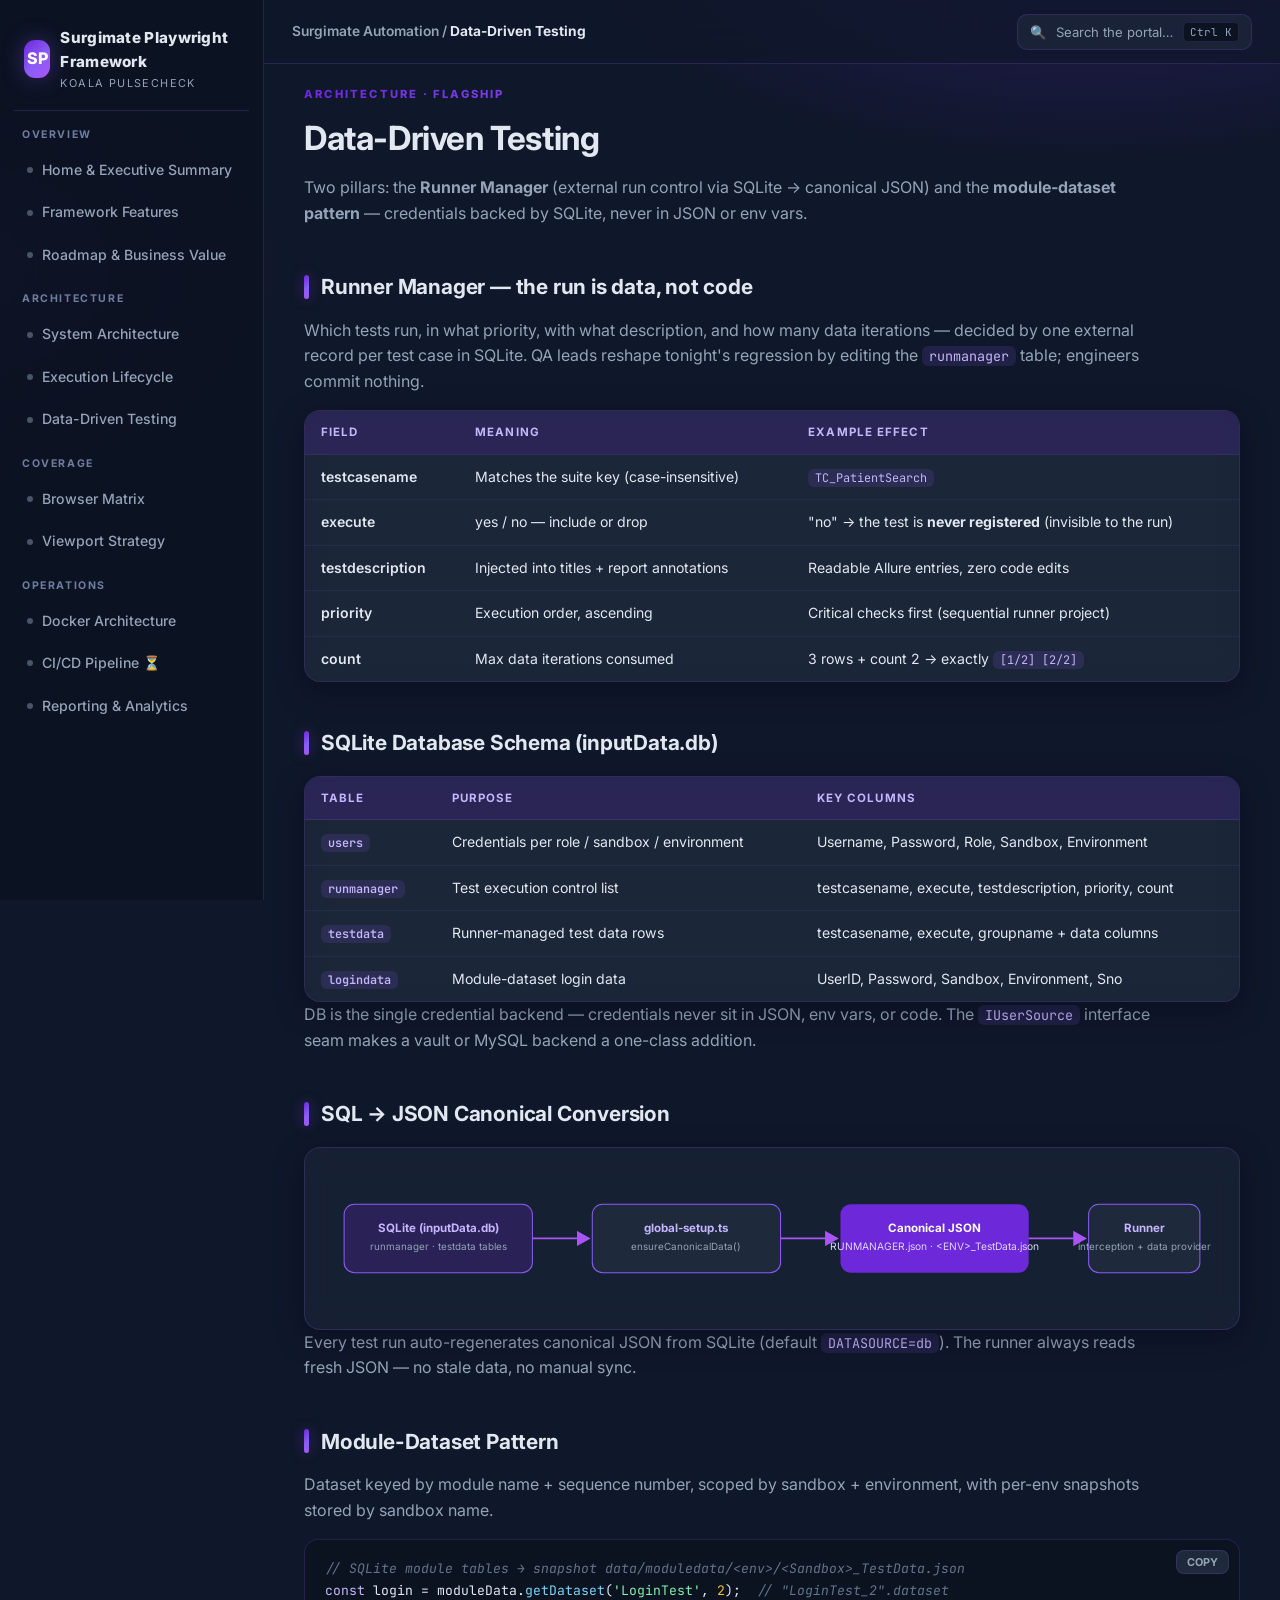
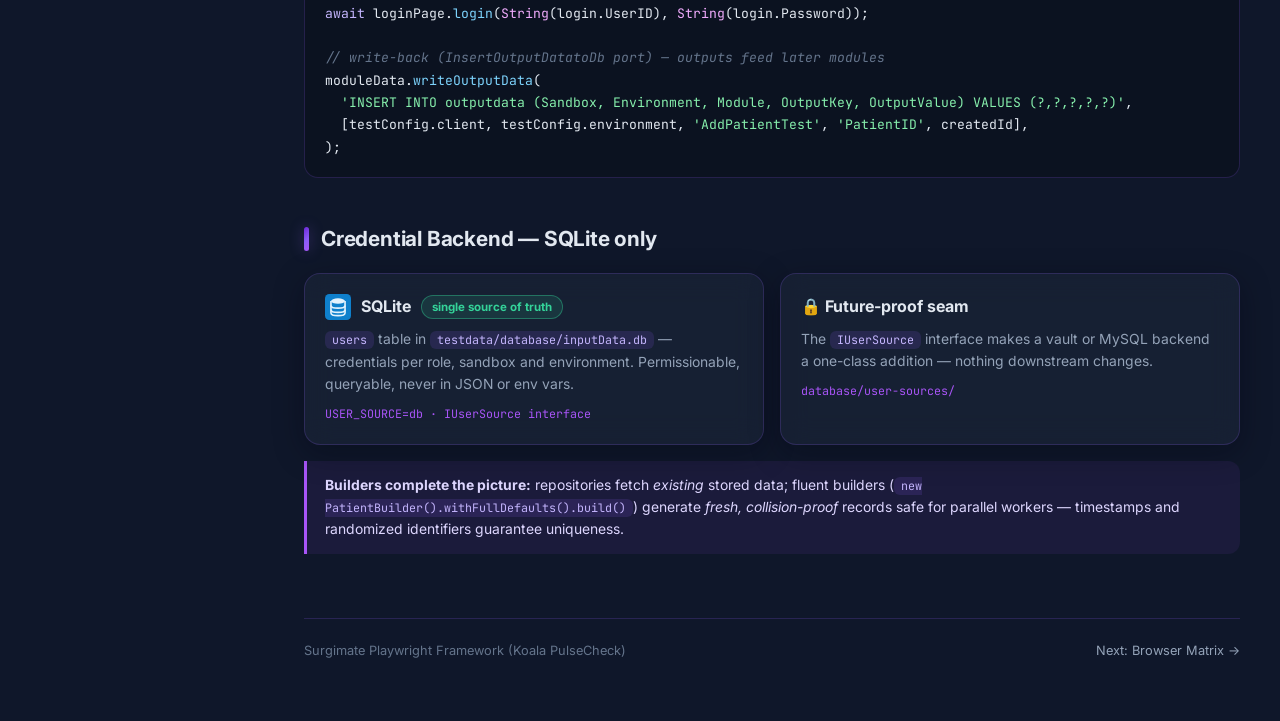
<file: docs/data-driven-testing.html>
﻿<!DOCTYPE html>
<html lang="en">
<head>
<meta charset="UTF-8">
<meta name="viewport" content="width=device-width, initial-scale=1.0">
<meta name="page-title" content="Data-Driven Testing">
<title>Data-Driven Testing — Surgimate Automation Framework</title>
<link rel="preconnect" href="https://fonts.googleapis.com">
<link href="https://fonts.googleapis.com/css2?family=Inter:wght@400;500;600;700;800&family=JetBrains+Mono:wght@400;600&display=swap" rel="stylesheet">
<link rel="stylesheet" href="assets/css/main.css">
<link rel="icon" type="image/svg+xml" href="assets/icons/playwright.svg">
<script defer src="assets/js/shell.js"></script>
</head>
<body>
<main class="content">

  <div class="page-head reveal">
    <div class="eyebrow">Architecture · Flagship</div>
    <h1>Data-Driven Testing</h1>
    <p>Two pillars: the <b>Runner Manager</b> (external run control via SQLite → canonical JSON) and the <b>module-dataset pattern</b> — credentials backed by SQLite, never in JSON or env vars.</p>
  </div>

  <h2 class="sec reveal" id="runner">Runner Manager — the run is data, not code</h2>
  <p class="lead reveal">Which tests run, in what priority, with what description, and how many data iterations — decided by one external record per test case in SQLite. QA leads reshape tonight's regression by editing the <code class="inline">runmanager</code> table; engineers commit nothing.</p>
  <div class="tablewrap glass reveal">
    <table>
      <tr><th>Field</th><th>Meaning</th><th>Example effect</th></tr>
      <tr><td>testcasename</td><td>Matches the suite key (case-insensitive)</td><td><code class="inline">TC_PatientSearch</code></td></tr>
      <tr><td>execute</td><td>yes / no — include or drop</td><td>"no" → the test is <b>never registered</b> (invisible to the run)</td></tr>
      <tr><td>testdescription</td><td>Injected into titles + report annotations</td><td>Readable Allure entries, zero code edits</td></tr>
      <tr><td>priority</td><td>Execution order, ascending</td><td>Critical checks first (sequential runner project)</td></tr>
      <tr><td>count</td><td>Max data iterations consumed</td><td>3 rows + count 2 → exactly <code class="inline">[1/2] [2/2]</code></td></tr>
    </table>
  </div>

  <h2 class="sec reveal" id="schema">SQLite Database Schema (inputData.db)</h2>
  <div class="tablewrap glass reveal">
    <table>
      <tr><th>Table</th><th>Purpose</th><th>Key Columns</th></tr>
      <tr><td><code class="inline">users</code></td><td>Credentials per role / sandbox / environment</td><td>Username, Password, Role, Sandbox, Environment</td></tr>
      <tr><td><code class="inline">runmanager</code></td><td>Test execution control list</td><td>testcasename, execute, testdescription, priority, count</td></tr>
      <tr><td><code class="inline">testdata</code></td><td>Runner-managed test data rows</td><td>testcasename, execute, groupname + data columns</td></tr>
      <tr><td><code class="inline">logindata</code></td><td>Module-dataset login data</td><td>UserID, Password, Sandbox, Environment, Sno</td></tr>
    </table>
  </div>
  <p class="lead reveal">DB is the single credential backend — credentials never sit in JSON, env vars, or code. The <code class="inline">IUserSource</code> interface seam makes a vault or MySQL backend a one-class addition.</p>

  <h2 class="sec reveal" id="sqljson">SQL → JSON Canonical Conversion</h2>
  <div class="diagram glass reveal">
    <svg viewBox="0 0 1040 160" xmlns="http://www.w3.org/2000/svg">
      <defs><marker id="ar3" markerWidth="9" markerHeight="9" refX="7" refY="4.5" orient="auto">
        <path d="M0,0 L8,4.5 L0,9 z" fill="#A855F7"/></marker></defs>
      <rect x="20" y="40" width="220" height="80" rx="12" class="dg-tint"/>
      <text x="130" y="72" text-anchor="middle" class="dg-th">SQLite (inputData.db)</text>
      <text x="130" y="94" text-anchor="middle" class="dg-tm">runmanager · testdata tables</text>
      <rect x="310" y="40" width="220" height="80" rx="12" class="dg-box"/>
      <text x="420" y="72" text-anchor="middle" class="dg-th">global-setup.ts</text>
      <text x="420" y="94" text-anchor="middle" class="dg-tm">ensureCanonicalData()</text>
      <rect x="600" y="40" width="220" height="80" rx="12" class="dg-solid"/>
      <text x="710" y="72" text-anchor="middle" class="dg-tw">Canonical JSON</text>
      <text x="710" y="94" text-anchor="middle" fill="#DDD6FE" font-size="12">RUNMANAGER.json · &lt;ENV&gt;_TestData.json</text>
      <rect x="890" y="40" width="130" height="80" rx="12" class="dg-box"/>
      <text x="955" y="72" text-anchor="middle" class="dg-th">Runner</text>
      <text x="955" y="94" text-anchor="middle" class="dg-tm">interception + data provider</text>
      <line x1="240" y1="80" x2="306" y2="80" class="dg-line" marker-end="url(#ar3)"/>
      <line x1="530" y1="80" x2="596" y2="80" class="dg-line" marker-end="url(#ar3)"/>
      <line x1="820" y1="80" x2="886" y2="80" class="dg-line" marker-end="url(#ar3)"/>
    </svg>
  </div>
  <p class="lead reveal">Every test run auto-regenerates canonical JSON from SQLite (default <code class="inline">DATASOURCE=db</code>). The runner always reads fresh JSON — no stale data, no manual sync.</p>

  <h2 class="sec reveal" id="module">Module-Dataset Pattern</h2>
  <p class="lead reveal">Dataset keyed by module name + sequence number, scoped by sandbox + environment, with per-env snapshots stored by sandbox name.</p>
  <pre class="reveal"><span class="cmt">// SQLite module tables → snapshot data/moduledata/&lt;env&gt;/&lt;Sandbox&gt;_TestData.json</span>
<span class="kw">const</span> login = moduleData.<span class="fn">getDataset</span>(<span class="str">'LoginTest'</span>, <span class="num">2</span>);  <span class="cmt">// "LoginTest_2".dataset</span>
<span class="kw">await</span> loginPage.<span class="fn">login</span>(<span class="typ">String</span>(login.UserID), <span class="typ">String</span>(login.Password));

<span class="cmt">// write-back (InsertOutputDatatoDb port) — outputs feed later modules</span>
moduleData.<span class="fn">writeOutputData</span>(
  <span class="str">'INSERT INTO outputdata (Sandbox, Environment, Module, OutputKey, OutputValue) VALUES (?,?,?,?,?)'</span>,
  [testConfig.client, testConfig.environment, <span class="str">'AddPatientTest'</span>, <span class="str">'PatientID'</span>, createdId],
);</pre>

  <h2 class="sec reveal" id="credentials">Credential Backend — SQLite only</h2>
  <div class="grid c2">
    <div class="card glass reveal"><h3><img src="assets/icons/sqlite.svg" alt=""> SQLite <span class="pill green">single source of truth</span></h3>
      <p><code class="inline">users</code> table in <code class="inline">testdata/database/inputData.db</code> — credentials per role, sandbox and environment. Permissionable, queryable, never in JSON or env vars.</p>
      <div class="where">USER_SOURCE=db · IUserSource interface</div></div>
    <div class="card glass reveal"><h3>🔒 Future-proof seam</h3>
      <p>The <code class="inline">IUserSource</code> interface makes a vault or MySQL backend a one-class addition — nothing downstream changes.</p>
      <div class="where">database/user-sources/</div></div>
  </div>

  <div class="note violet reveal"><b>Builders complete the picture:</b> repositories fetch <i>existing</i>
  stored data; fluent builders (<code class="inline">new PatientBuilder().withFullDefaults().build()</code>)
  generate <i>fresh, collision-proof</i> records safe for parallel workers — timestamps and randomized
  identifiers guarantee uniqueness.</div>

  <footer class="site">
    <div>Surgimate Playwright Framework (Koala PulseCheck)</div>
    <div><a href="browser-matrix.html">Next: Browser Matrix →</a></div>
  </footer>
</main>
</body>
</html>
</file>
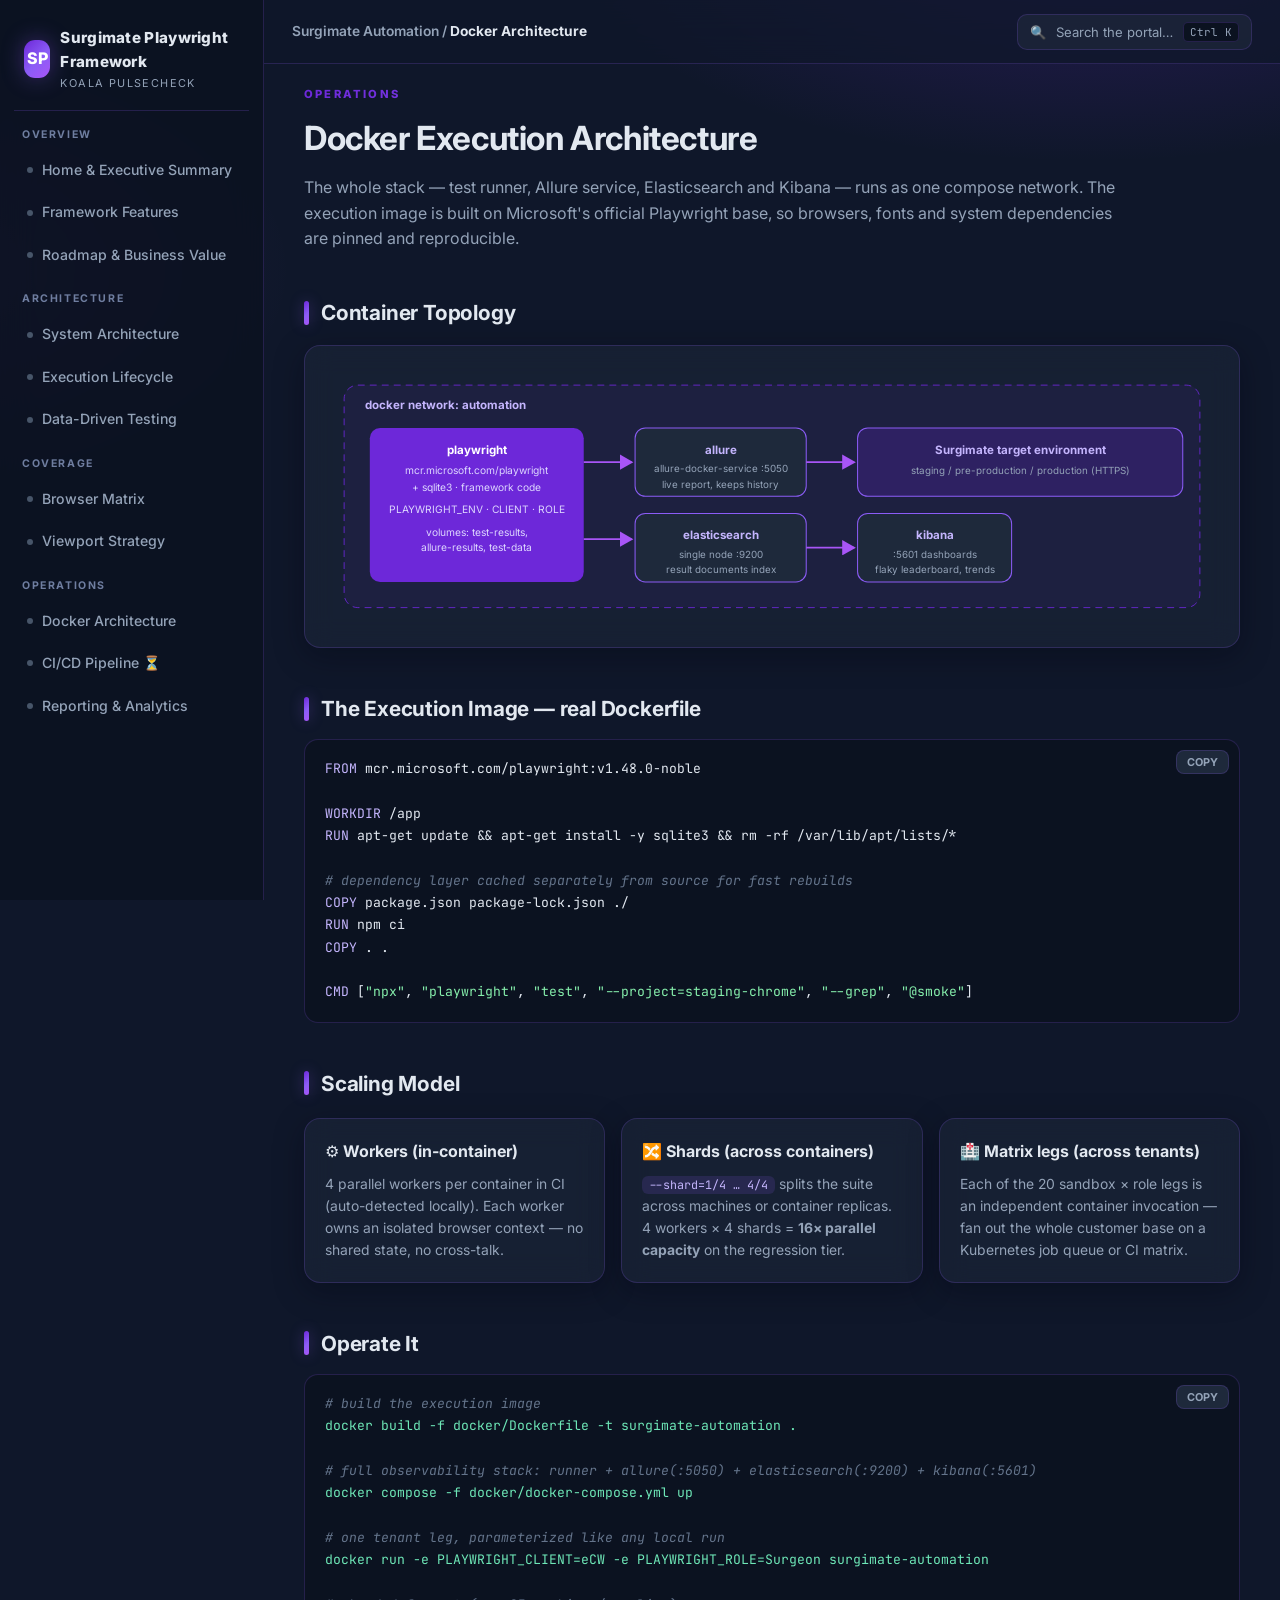
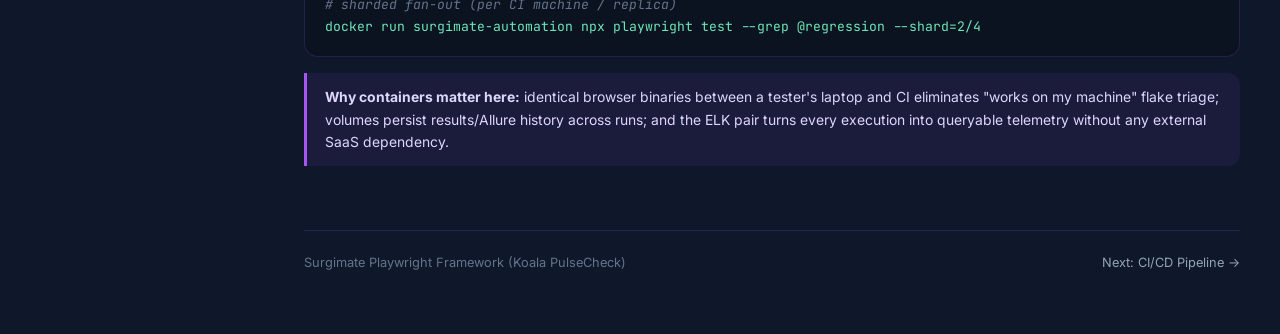
<file: docs/docker-architecture.html>
﻿<!DOCTYPE html>
<html lang="en">
<head>
<meta charset="UTF-8">
<meta name="viewport" content="width=device-width, initial-scale=1.0">
<meta name="page-title" content="Docker Architecture">
<title>Docker Architecture — Surgimate Automation Framework</title>
<link rel="preconnect" href="https://fonts.googleapis.com">
<link href="https://fonts.googleapis.com/css2?family=Inter:wght@400;500;600;700;800&family=JetBrains+Mono:wght@400;600&display=swap" rel="stylesheet">
<link rel="stylesheet" href="assets/css/main.css">
<link rel="icon" type="image/svg+xml" href="assets/icons/docker.svg">
<script defer src="assets/js/shell.js"></script>
</head>
<body>
<main class="content">

  <div class="page-head reveal">
    <div class="eyebrow">Operations</div>
    <h1>Docker Execution Architecture</h1>
    <p>The whole stack — test runner, Allure service, Elasticsearch and Kibana — runs as one
    compose network. The execution image is built on Microsoft's official Playwright base, so
    browsers, fonts and system dependencies are pinned and reproducible.</p>
  </div>

  <h2 class="sec reveal">Container Topology</h2>
  <div class="diagram glass reveal">
    <svg viewBox="0 0 1040 300" xmlns="http://www.w3.org/2000/svg">
      <defs><marker id="ar4" markerWidth="9" markerHeight="9" refX="7" refY="4.5" orient="auto">
        <path d="M0,0 L8,4.5 L0,9 z" fill="#A855F7"/></marker></defs>
      <rect x="20" y="20" width="1000" height="260" rx="16" fill="rgba(109,40,217,.08)" stroke="#6D28D9" stroke-dasharray="8 6"/>
      <text x="44" y="48" class="dg-th">docker network: automation</text>
      <rect x="50" y="70" width="250" height="180" rx="12" class="dg-solid"/>
      <text x="175" y="100" text-anchor="middle" class="dg-tw">playwright</text>
      <text x="175" y="124" text-anchor="middle" fill="#DDD6FE" font-size="12">mcr.microsoft.com/playwright</text>
      <text x="175" y="144" text-anchor="middle" fill="#DDD6FE" font-size="12">+ sqlite3 · framework code</text>
      <text x="175" y="170" text-anchor="middle" fill="#DDD6FE" font-size="12">PLAYWRIGHT_ENV · CLIENT · ROLE</text>
      <text x="175" y="196" text-anchor="middle" fill="#DDD6FE" font-size="12">volumes: test-results,</text>
      <text x="175" y="214" text-anchor="middle" fill="#DDD6FE" font-size="12">allure-results, test-data</text>
      <rect x="360" y="70" width="200" height="80" rx="12" class="dg-box"/>
      <text x="460" y="100" text-anchor="middle" class="dg-th">allure</text>
      <text x="460" y="122" text-anchor="middle" class="dg-tm">allure-docker-service :5050</text>
      <text x="460" y="140" text-anchor="middle" class="dg-tm">live report, keeps history</text>
      <rect x="360" y="170" width="200" height="80" rx="12" class="dg-box"/>
      <text x="460" y="200" text-anchor="middle" class="dg-th">elasticsearch</text>
      <text x="460" y="222" text-anchor="middle" class="dg-tm">single node :9200</text>
      <text x="460" y="240" text-anchor="middle" class="dg-tm">result documents index</text>
      <rect x="620" y="170" width="180" height="80" rx="12" class="dg-box"/>
      <text x="710" y="200" text-anchor="middle" class="dg-th">kibana</text>
      <text x="710" y="222" text-anchor="middle" class="dg-tm">:5601 dashboards</text>
      <text x="710" y="240" text-anchor="middle" class="dg-tm">flaky leaderboard, trends</text>
      <rect x="620" y="70" width="380" height="80" rx="12" class="dg-tint"/>
      <text x="810" y="100" text-anchor="middle" class="dg-th">Surgimate target environment</text>
      <text x="810" y="124" text-anchor="middle" class="dg-tm">staging / pre-production / production (HTTPS)</text>
      <line x1="300" y1="110" x2="356" y2="110" class="dg-line" marker-end="url(#ar4)"/>
      <line x1="300" y1="200" x2="356" y2="200" class="dg-line" marker-end="url(#ar4)"/>
      <line x1="560" y1="210" x2="616" y2="210" class="dg-line" marker-end="url(#ar4)"/>
      <line x1="560" y1="110" x2="616" y2="110" class="dg-line" marker-end="url(#ar4)"/>
    </svg>
  </div>

  <h2 class="sec reveal">The Execution Image — real Dockerfile</h2>
  <pre class="reveal"><span class="kw">FROM</span> mcr.microsoft.com/playwright:v1.48.0-noble

<span class="kw">WORKDIR</span> /app
<span class="kw">RUN</span> apt-get update &amp;&amp; apt-get install -y sqlite3 &amp;&amp; rm -rf /var/lib/apt/lists/*

<span class="cmt"># dependency layer cached separately from source for fast rebuilds</span>
<span class="kw">COPY</span> package.json package-lock.json ./
<span class="kw">RUN</span> npm ci
<span class="kw">COPY</span> . .

<span class="kw">CMD</span> [<span class="str">"npx"</span>, <span class="str">"playwright"</span>, <span class="str">"test"</span>, <span class="str">"--project=staging-chrome"</span>, <span class="str">"--grep"</span>, <span class="str">"@smoke"</span>]</pre>

  <h2 class="sec reveal" id="scaling">Scaling Model</h2>
  <div class="grid c3">
    <div class="card glass reveal"><h3>⚙ Workers (in-container)</h3>
      <p>4 parallel workers per container in CI (auto-detected locally). Each worker owns an isolated
      browser context — no shared state, no cross-talk.</p></div>
    <div class="card glass reveal"><h3>🔀 Shards (across containers)</h3>
      <p><code class="inline">--shard=1/4 … 4/4</code> splits the suite across machines or container
      replicas. 4 workers × 4 shards = <b>16× parallel capacity</b> on the regression tier.</p></div>
    <div class="card glass reveal"><h3>🏥 Matrix legs (across tenants)</h3>
      <p>Each of the 20 sandbox × role legs is an independent container invocation — fan out the
      whole customer base on a Kubernetes job queue or CI matrix.</p></div>
  </div>

  <h2 class="sec reveal">Operate It</h2>
  <pre class="reveal"><span class="cmt"># build the execution image</span>
<span class="cmd">docker build -f docker/Dockerfile -t surgimate-automation .</span>

<span class="cmt"># full observability stack: runner + allure(:5050) + elasticsearch(:9200) + kibana(:5601)</span>
<span class="cmd">docker compose -f docker/docker-compose.yml up</span>

<span class="cmt"># one tenant leg, parameterized like any local run</span>
<span class="cmd">docker run -e PLAYWRIGHT_CLIENT=eCW -e PLAYWRIGHT_ROLE=Surgeon surgimate-automation</span>

<span class="cmt"># sharded fan-out (per CI machine / replica)</span>
<span class="cmd">docker run surgimate-automation npx playwright test --grep @regression --shard=2/4</span></pre>

  <div class="note violet reveal"><b>Why containers matter here:</b> identical browser binaries between a
  tester's laptop and CI eliminates "works on my machine" flake triage; volumes persist
  results/Allure history across runs; and the ELK pair turns every execution into queryable
  telemetry without any external SaaS dependency.</div>

  <footer class="site">
    <div>Surgimate Playwright Framework (Koala PulseCheck)</div>
    <div><a href="cicd-pipeline.html">Next: CI/CD Pipeline →</a></div>
  </footer>
</main>
</body>
</html>
</file>
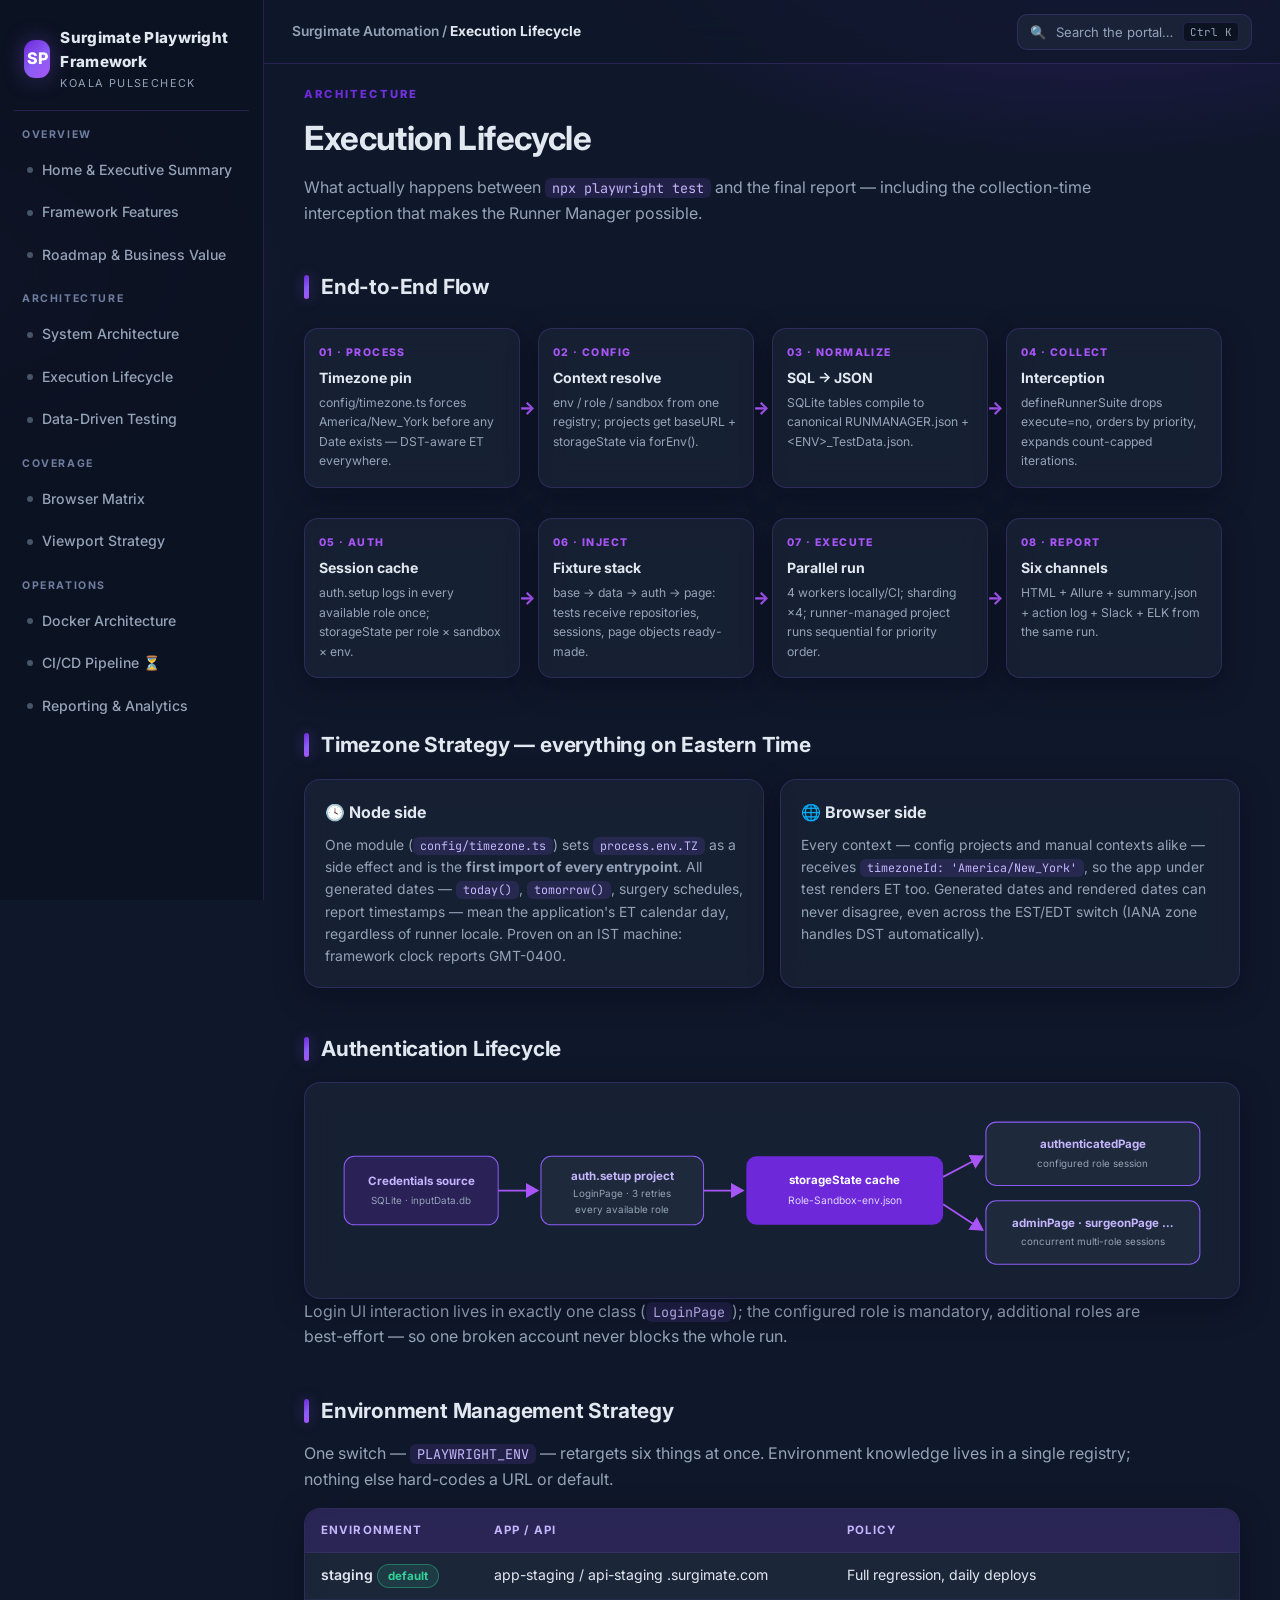
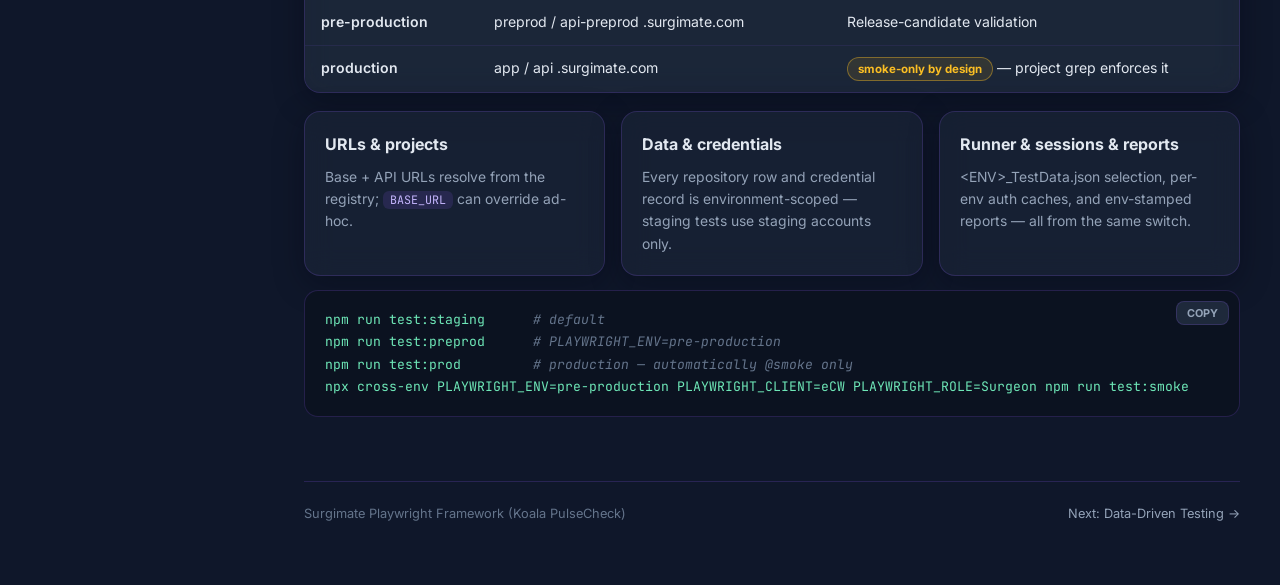
<file: docs/execution-flow.html>
﻿<!DOCTYPE html>
<html lang="en">
<head>
<meta charset="UTF-8">
<meta name="viewport" content="width=device-width, initial-scale=1.0">
<meta name="page-title" content="Execution Lifecycle">
<title>Execution Lifecycle — Surgimate Automation Framework</title>
<link rel="preconnect" href="https://fonts.googleapis.com">
<link href="https://fonts.googleapis.com/css2?family=Inter:wght@400;500;600;700;800&family=JetBrains+Mono:wght@400;600&display=swap" rel="stylesheet">
<link rel="stylesheet" href="assets/css/main.css">
<link rel="icon" type="image/svg+xml" href="assets/icons/playwright.svg">
<script defer src="assets/js/shell.js"></script>
</head>
<body>
<main class="content">

  <div class="page-head reveal">
    <div class="eyebrow">Architecture</div>
    <h1>Execution Lifecycle</h1>
    <p>What actually happens between <code class="inline">npx playwright test</code> and the final
    report — including the collection-time interception that makes the Runner Manager possible.</p>
  </div>

  <h2 class="sec reveal">End-to-End Flow</h2>
  <div class="flow reveal">
    <div class="step glass"><div class="k">01 · Process</div><h4>Timezone pin</h4><p>config/timezone.ts forces America/New_York before any Date exists — DST-aware ET everywhere.</p></div>
    <div class="step glass"><div class="k">02 · Config</div><h4>Context resolve</h4><p>env / role / sandbox from one registry; projects get baseURL + storageState via forEnv().</p></div>
    <div class="step glass"><div class="k">03 · Normalize</div><h4>SQL → JSON</h4><p>SQLite tables compile to canonical RUNMANAGER.json + &lt;ENV&gt;_TestData.json.</p></div>
    <div class="step glass"><div class="k">04 · Collect</div><h4>Interception</h4><p>defineRunnerSuite drops execute=no, orders by priority, expands count-capped iterations.</p></div>
  </div>
  <div class="flow reveal">
    <div class="step glass"><div class="k">05 · Auth</div><h4>Session cache</h4><p>auth.setup logs in every available role once; storageState per role × sandbox × env.</p></div>
    <div class="step glass"><div class="k">06 · Inject</div><h4>Fixture stack</h4><p>base → data → auth → page: tests receive repositories, sessions, page objects ready-made.</p></div>
    <div class="step glass"><div class="k">07 · Execute</div><h4>Parallel run</h4><p>4 workers locally/CI; sharding ×4; runner-managed project runs sequential for priority order.</p></div>
    <div class="step glass"><div class="k">08 · Report</div><h4>Six channels</h4><p>HTML + Allure + summary.json + action log + Slack + ELK from the same run.</p></div>
  </div>

  <h2 class="sec reveal" id="tz">Timezone Strategy — everything on Eastern Time</h2>
  <div class="grid c2">
    <div class="card glass reveal"><h3>🕓 Node side</h3>
      <p>One module (<code class="inline">config/timezone.ts</code>) sets <code class="inline">process.env.TZ</code>
      as a side effect and is the <b>first import of every entrypoint</b>. All generated dates —
      <code class="inline">today()</code>, <code class="inline">tomorrow()</code>, surgery schedules,
      report timestamps — mean the application's ET calendar day, regardless of runner locale.
      Proven on an IST machine: framework clock reports GMT-0400.</p></div>
    <div class="card glass reveal"><h3>🌐 Browser side</h3>
      <p>Every context — config projects and manual contexts alike — receives
      <code class="inline">timezoneId: 'America/New_York'</code>, so the app under test renders ET too.
      Generated dates and rendered dates can never disagree, even across the EST/EDT switch
      (IANA zone handles DST automatically).</p></div>
  </div>

  <h2 class="sec reveal" id="auth">Authentication Lifecycle</h2>
  <div class="diagram glass reveal">
    <svg viewBox="0 0 1040 200" xmlns="http://www.w3.org/2000/svg">
      <defs><marker id="ar2" markerWidth="9" markerHeight="9" refX="7" refY="4.5" orient="auto">
        <path d="M0,0 L8,4.5 L0,9 z" fill="#A855F7"/></marker></defs>
      <rect x="20" y="60" width="180" height="80" rx="12" class="dg-tint"/>
      <text x="110" y="94" text-anchor="middle" class="dg-th">Credentials source</text>
      <text x="110" y="116" text-anchor="middle" class="dg-tm">SQLite · inputData.db</text>
      <rect x="250" y="60" width="190" height="80" rx="12" class="dg-box"/>
      <text x="345" y="88" text-anchor="middle" class="dg-th">auth.setup project</text>
      <text x="345" y="108" text-anchor="middle" class="dg-tm">LoginPage · 3 retries</text>
      <text x="345" y="126" text-anchor="middle" class="dg-tm">every available role</text>
      <rect x="490" y="60" width="230" height="80" rx="12" class="dg-solid"/>
      <text x="605" y="92" text-anchor="middle" class="dg-tw">storageState cache</text>
      <text x="605" y="116" text-anchor="middle" fill="#DDD6FE" font-size="12">Role-Sandbox-env.json</text>
      <rect x="770" y="20" width="250" height="74" rx="12" class="dg-box"/>
      <text x="895" y="50" text-anchor="middle" class="dg-th">authenticatedPage</text>
      <text x="895" y="72" text-anchor="middle" class="dg-tm">configured role session</text>
      <rect x="770" y="112" width="250" height="74" rx="12" class="dg-box"/>
      <text x="895" y="142" text-anchor="middle" class="dg-th">adminPage · surgeonPage …</text>
      <text x="895" y="164" text-anchor="middle" class="dg-tm">concurrent multi-role sessions</text>
      <line x1="200" y1="100" x2="246" y2="100" class="dg-line" marker-end="url(#ar2)"/>
      <line x1="440" y1="100" x2="486" y2="100" class="dg-line" marker-end="url(#ar2)"/>
      <line x1="720" y1="84" x2="766" y2="60" class="dg-line" marker-end="url(#ar2)"/>
      <line x1="720" y1="116" x2="766" y2="146" class="dg-line" marker-end="url(#ar2)"/>
    </svg>
  </div>
  <p class="lead reveal">Login UI interaction lives in exactly one class (<code class="inline">LoginPage</code>);
  the configured role is mandatory, additional roles are best-effort — so one broken account never
  blocks the whole run.</p>

  <h2 class="sec reveal" id="env">Environment Management Strategy</h2>
  <p class="lead reveal">One switch — <code class="inline">PLAYWRIGHT_ENV</code> — retargets six things at once.
  Environment knowledge lives in a single registry; nothing else hard-codes a URL or default.</p>
  <div class="tablewrap glass reveal">
    <table>
      <tr><th>Environment</th><th>App / API</th><th>Policy</th></tr>
      <tr><td>staging <span class="pill green">default</span></td><td>app-staging / api-staging .surgimate.com</td><td>Full regression, daily deploys</td></tr>
      <tr><td>pre-production</td><td>preprod / api-preprod .surgimate.com</td><td>Release-candidate validation</td></tr>
      <tr><td>production</td><td>app / api .surgimate.com</td><td><span class="pill amber">smoke-only by design</span> — project grep enforces it</td></tr>
    </table>
  </div>
  <div class="grid c3">
    <div class="card glass reveal"><h3>URLs &amp; projects</h3><p>Base + API URLs resolve from the registry; <code class="inline">BASE_URL</code> can override ad-hoc.</p></div>
    <div class="card glass reveal"><h3>Data &amp; credentials</h3><p>Every repository row and credential record is environment-scoped — staging tests use staging accounts only.</p></div>
    <div class="card glass reveal"><h3>Runner &amp; sessions &amp; reports</h3><p>&lt;ENV&gt;_TestData.json selection, per-env auth caches, and env-stamped reports — all from the same switch.</p></div>
  </div>
  <pre class="reveal"><span class="cmd">npm run test:staging</span>      <span class="cmt"># default</span>
<span class="cmd">npm run test:preprod</span>      <span class="cmt"># PLAYWRIGHT_ENV=pre-production</span>
<span class="cmd">npm run test:prod</span>         <span class="cmt"># production — automatically @smoke only</span>
<span class="cmd">npx cross-env PLAYWRIGHT_ENV=pre-production PLAYWRIGHT_CLIENT=eCW PLAYWRIGHT_ROLE=Surgeon npm run test:smoke</span></pre>

  <footer class="site">
    <div>Surgimate Playwright Framework (Koala PulseCheck)</div>
    <div><a href="data-driven-testing.html">Next: Data-Driven Testing →</a></div>
  </footer>
</main>
</body>
</html>
</file>
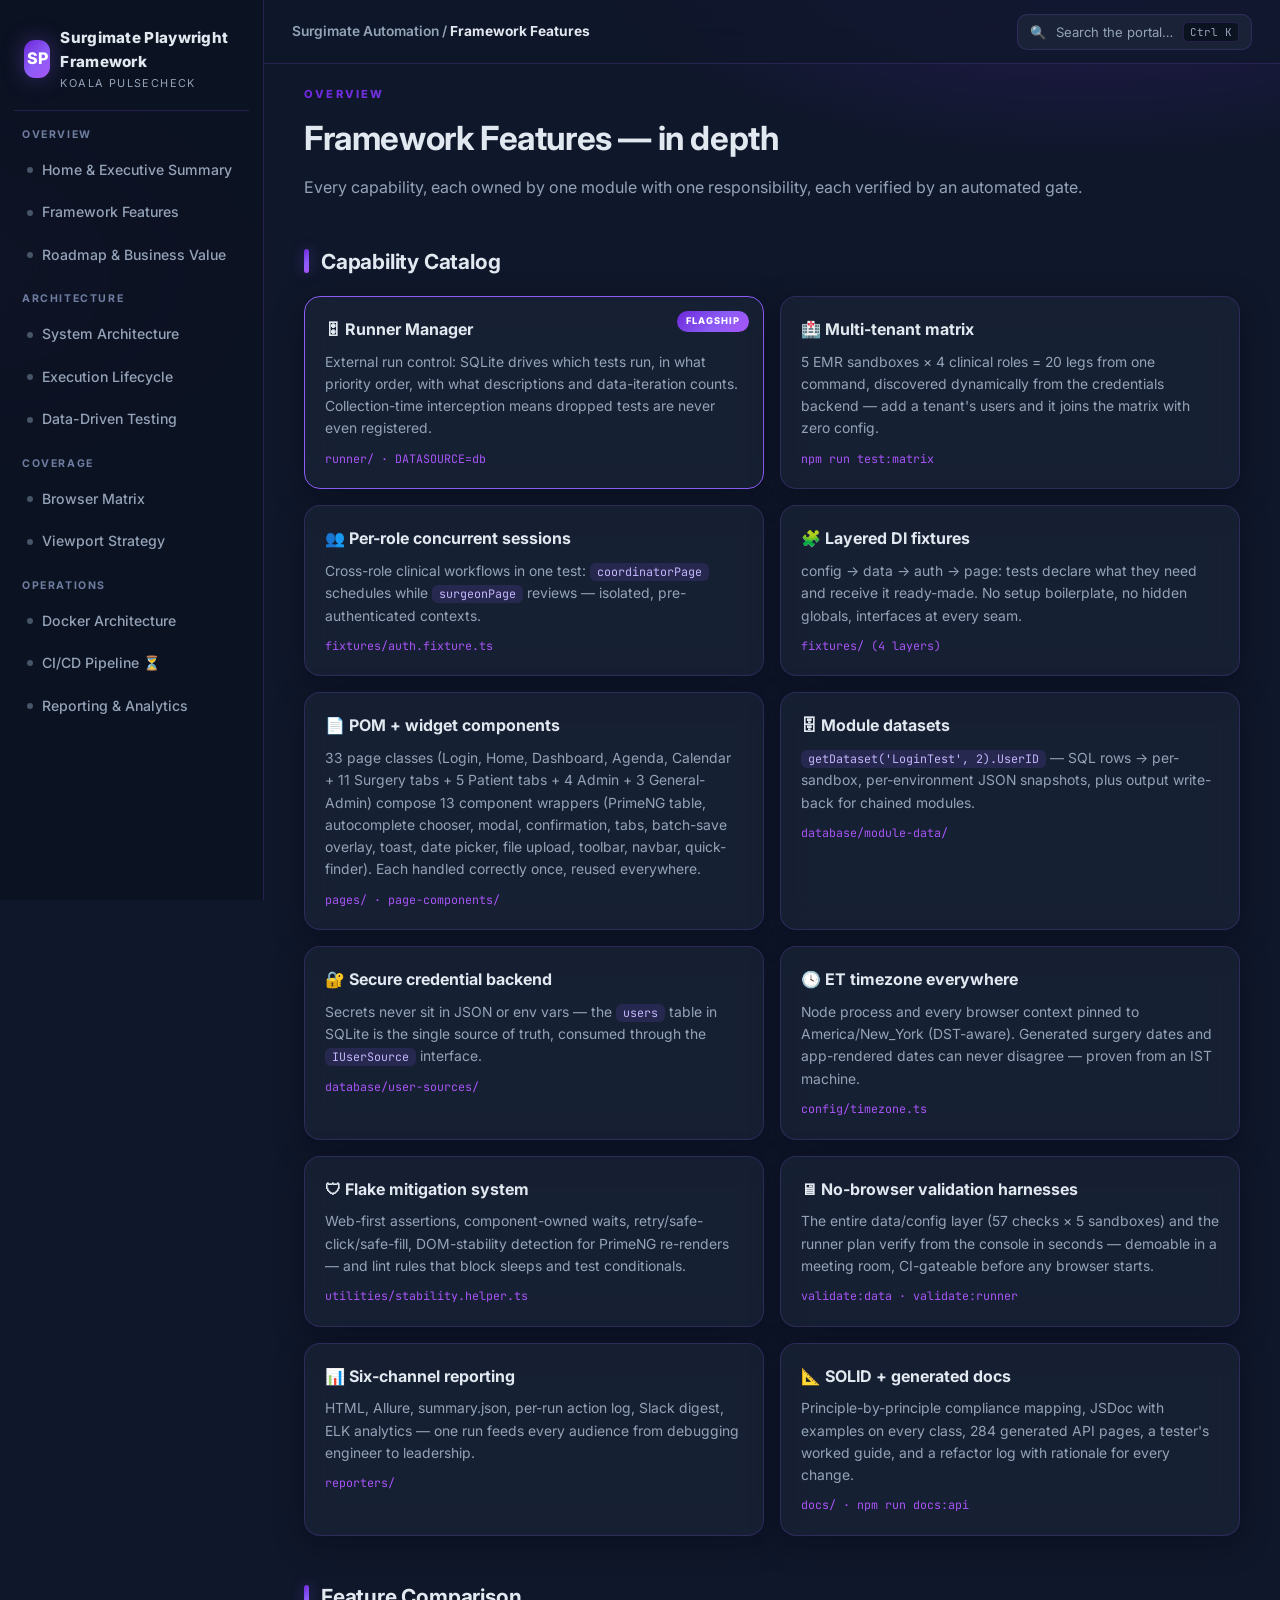
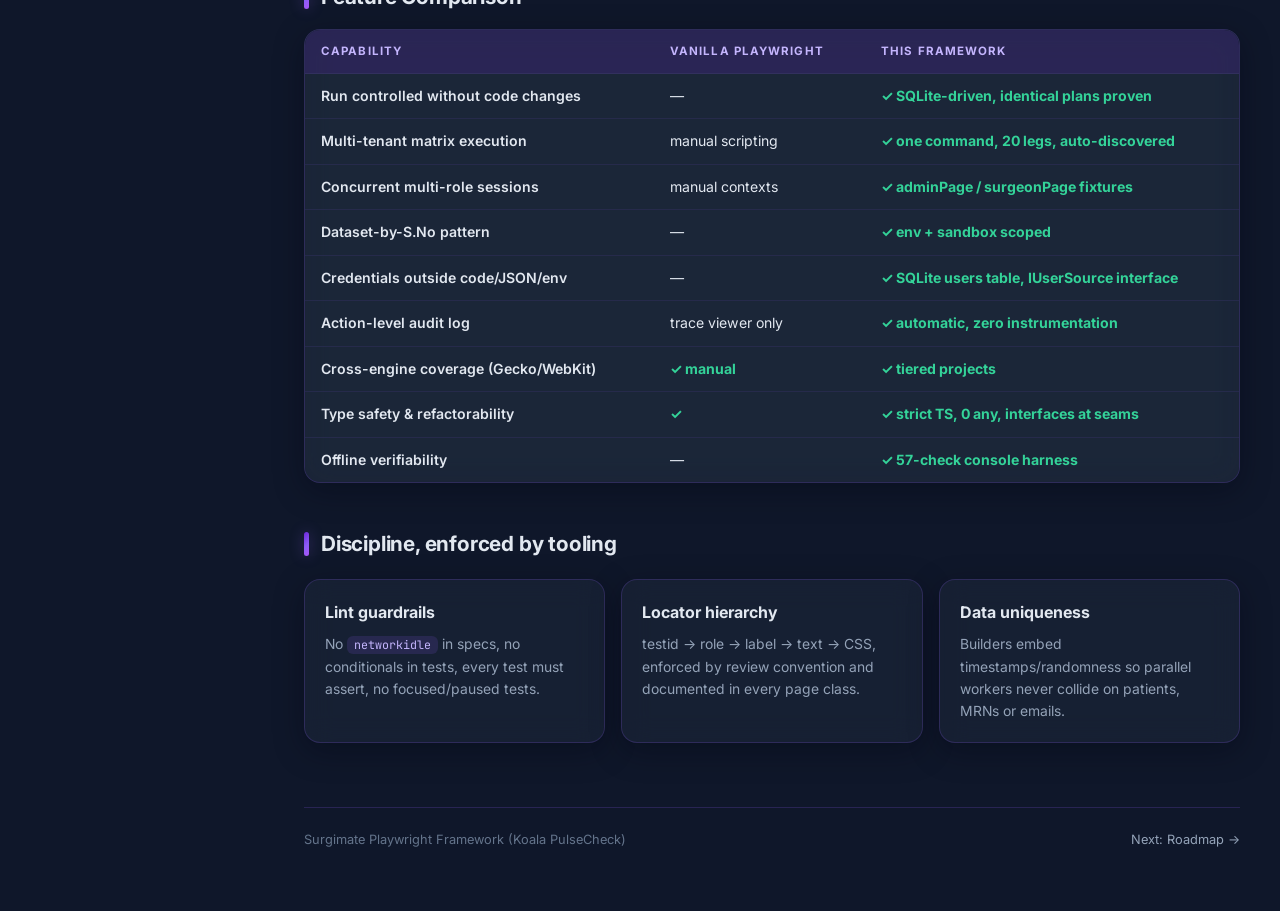
<file: docs/framework-features.html>
﻿<!DOCTYPE html>
<html lang="en">
<head>
<meta charset="UTF-8">
<meta name="viewport" content="width=device-width, initial-scale=1.0">
<meta name="page-title" content="Framework Features">
<title>Framework Features — Surgimate Automation Framework</title>
<link rel="preconnect" href="https://fonts.googleapis.com">
<link href="https://fonts.googleapis.com/css2?family=Inter:wght@400;500;600;700;800&family=JetBrains+Mono:wght@400;600&display=swap" rel="stylesheet">
<link rel="stylesheet" href="assets/css/main.css">
<link rel="icon" type="image/svg+xml" href="assets/icons/playwright.svg">
<script defer src="assets/js/shell.js"></script>
</head>
<body>
<main class="content">

  <div class="page-head reveal">
    <div class="eyebrow">Overview</div>
    <h1>Framework Features — in depth</h1>
    <p>Every capability, each owned by one module with one responsibility, each verified by an
    automated gate.</p>
  </div>

  <h2 class="sec reveal">Capability Catalog</h2>
  <div class="grid c2">
    <div class="card glass flag reveal"><h3>🎛 Runner Manager</h3>
      <p>External run control: SQLite drives which tests run, in what priority order, with what descriptions and data-iteration counts. Collection-time interception means dropped tests are never even registered.</p>
      <div class="where">runner/ · DATASOURCE=db</div></div>
    <div class="card glass reveal"><h3>🏥 Multi-tenant matrix</h3>
      <p>5 EMR sandboxes × 4 clinical roles = 20 legs from one command, discovered dynamically from
      the credentials backend — add a tenant's users and it joins the matrix with zero config.</p>
      <div class="where">npm run test:matrix</div></div>
    <div class="card glass reveal"><h3>👥 Per-role concurrent sessions</h3>
      <p>Cross-role clinical workflows in one test: <code class="inline">coordinatorPage</code> schedules
      while <code class="inline">surgeonPage</code> reviews — isolated, pre-authenticated contexts.</p>
      <div class="where">fixtures/auth.fixture.ts</div></div>
    <div class="card glass reveal"><h3>🧩 Layered DI fixtures</h3>
      <p>config → data → auth → page: tests declare what they need and receive it ready-made. No
      setup boilerplate, no hidden globals, interfaces at every seam.</p>
      <div class="where">fixtures/ (4 layers)</div></div>
    <div class="card glass reveal"><h3>📄 POM + widget components</h3>
      <p>33 page classes (Login, Home, Dashboard, Agenda, Calendar + 11 Surgery tabs + 5 Patient tabs + 4 Admin + 3 General-Admin) compose 13 component wrappers (PrimeNG table, autocomplete chooser, modal, confirmation, tabs, batch-save overlay, toast, date picker, file upload, toolbar, navbar, quick-finder). Each handled correctly once, reused everywhere.</p>
      <div class="where">pages/ · page-components/</div></div>
    <div class="card glass reveal"><h3>🗄 Module datasets</h3>
      <p><code class="inline">getDataset('LoginTest', 2).UserID</code> — SQL rows → per-sandbox, per-environment JSON snapshots, plus output write-back for chained modules.</p>
      <div class="where">database/module-data/</div></div>
    <div class="card glass reveal"><h3>🔐 Secure credential backend</h3>
      <p>Secrets never sit in JSON or env vars — the <code class="inline">users</code> table in SQLite is the single source of truth, consumed through the <code class="inline">IUserSource</code> interface.</p>
      <div class="where">database/user-sources/</div></div>
    <div class="card glass reveal"><h3>🕓 ET timezone everywhere</h3>
      <p>Node process and every browser context pinned to America/New_York (DST-aware). Generated
      surgery dates and app-rendered dates can never disagree — proven from an IST machine.</p>
      <div class="where">config/timezone.ts</div></div>
    <div class="card glass reveal"><h3>🛡 Flake mitigation system</h3>
      <p>Web-first assertions, component-owned waits, retry/safe-click/safe-fill, DOM-stability
      detection for PrimeNG re-renders — and lint rules that block sleeps and test conditionals.</p>
      <div class="where">utilities/stability.helper.ts</div></div>
    <div class="card glass reveal"><h3>🖥 No-browser validation harnesses</h3>
      <p>The entire data/config layer (57 checks × 5 sandboxes) and the runner plan verify from the
      console in seconds — demoable in a meeting room, CI-gateable before any browser starts.</p>
      <div class="where">validate:data · validate:runner</div></div>
    <div class="card glass reveal"><h3>📊 Six-channel reporting</h3>
      <p>HTML, Allure, summary.json, per-run action log, Slack digest, ELK analytics — one run feeds
      every audience from debugging engineer to leadership.</p>
      <div class="where">reporters/</div></div>
    <div class="card glass reveal"><h3>📐 SOLID + generated docs</h3>
      <p>Principle-by-principle compliance mapping, JSDoc with examples on every class, 284 generated
      API pages, a tester's worked guide, and a refactor log with rationale for every change.</p>
      <div class="where">docs/ · npm run docs:api</div></div>
  </div>

  <h2 class="sec reveal" id="compare">Feature Comparison</h2>
  <div class="tablewrap glass reveal">
    <table>
      <tr><th>Capability</th><th>Vanilla Playwright</th><th>This Framework</th></tr>
      <tr><td>Run controlled without code changes</td><td>—</td><td class="ok">✓ SQLite-driven, identical plans proven</td></tr>
      <tr><td>Multi-tenant matrix execution</td><td>manual scripting</td><td class="ok">✓ one command, 20 legs, auto-discovered</td></tr>
      <tr><td>Concurrent multi-role sessions</td><td>manual contexts</td><td class="ok">✓ adminPage / surgeonPage fixtures</td></tr>
      <tr><td>Dataset-by-S.No pattern</td><td>—</td><td class="ok">✓ env + sandbox scoped</td></tr>
      <tr><td>Credentials outside code/JSON/env</td><td>—</td><td class="ok">✓ SQLite users table, IUserSource interface</td></tr>
      <tr><td>Action-level audit log</td><td>trace viewer only</td><td class="ok">✓ automatic, zero instrumentation</td></tr>
      <tr><td>Cross-engine coverage (Gecko/WebKit)</td><td class="ok">✓ manual</td><td class="ok">✓ tiered projects</td></tr>
      <tr><td>Type safety &amp; refactorability</td><td class="ok">✓</td><td class="ok">✓ strict TS, 0 any, interfaces at seams</td></tr>
      <tr><td>Offline verifiability</td><td>—</td><td class="ok">✓ 57-check console harness</td></tr>
    </table>
  </div>

  <h2 class="sec reveal">Discipline, enforced by tooling</h2>
  <div class="grid c3">
    <div class="card glass reveal"><h3>Lint guardrails</h3><p>No <code class="inline">networkidle</code> in specs,
      no conditionals in tests, every test must assert, no focused/paused tests.</p></div>
    <div class="card glass reveal"><h3>Locator hierarchy</h3><p>testid → role → label → text → CSS,
      enforced by review convention and documented in every page class.</p></div>
    <div class="card glass reveal"><h3>Data uniqueness</h3><p>Builders embed timestamps/randomness so
      parallel workers never collide on patients, MRNs or emails.</p></div>
  </div>

  <footer class="site">
    <div>Surgimate Playwright Framework (Koala PulseCheck)</div>
    <div><a href="roadmap.html">Next: Roadmap →</a></div>
  </footer>
</main>
</body>
</html>
</file>
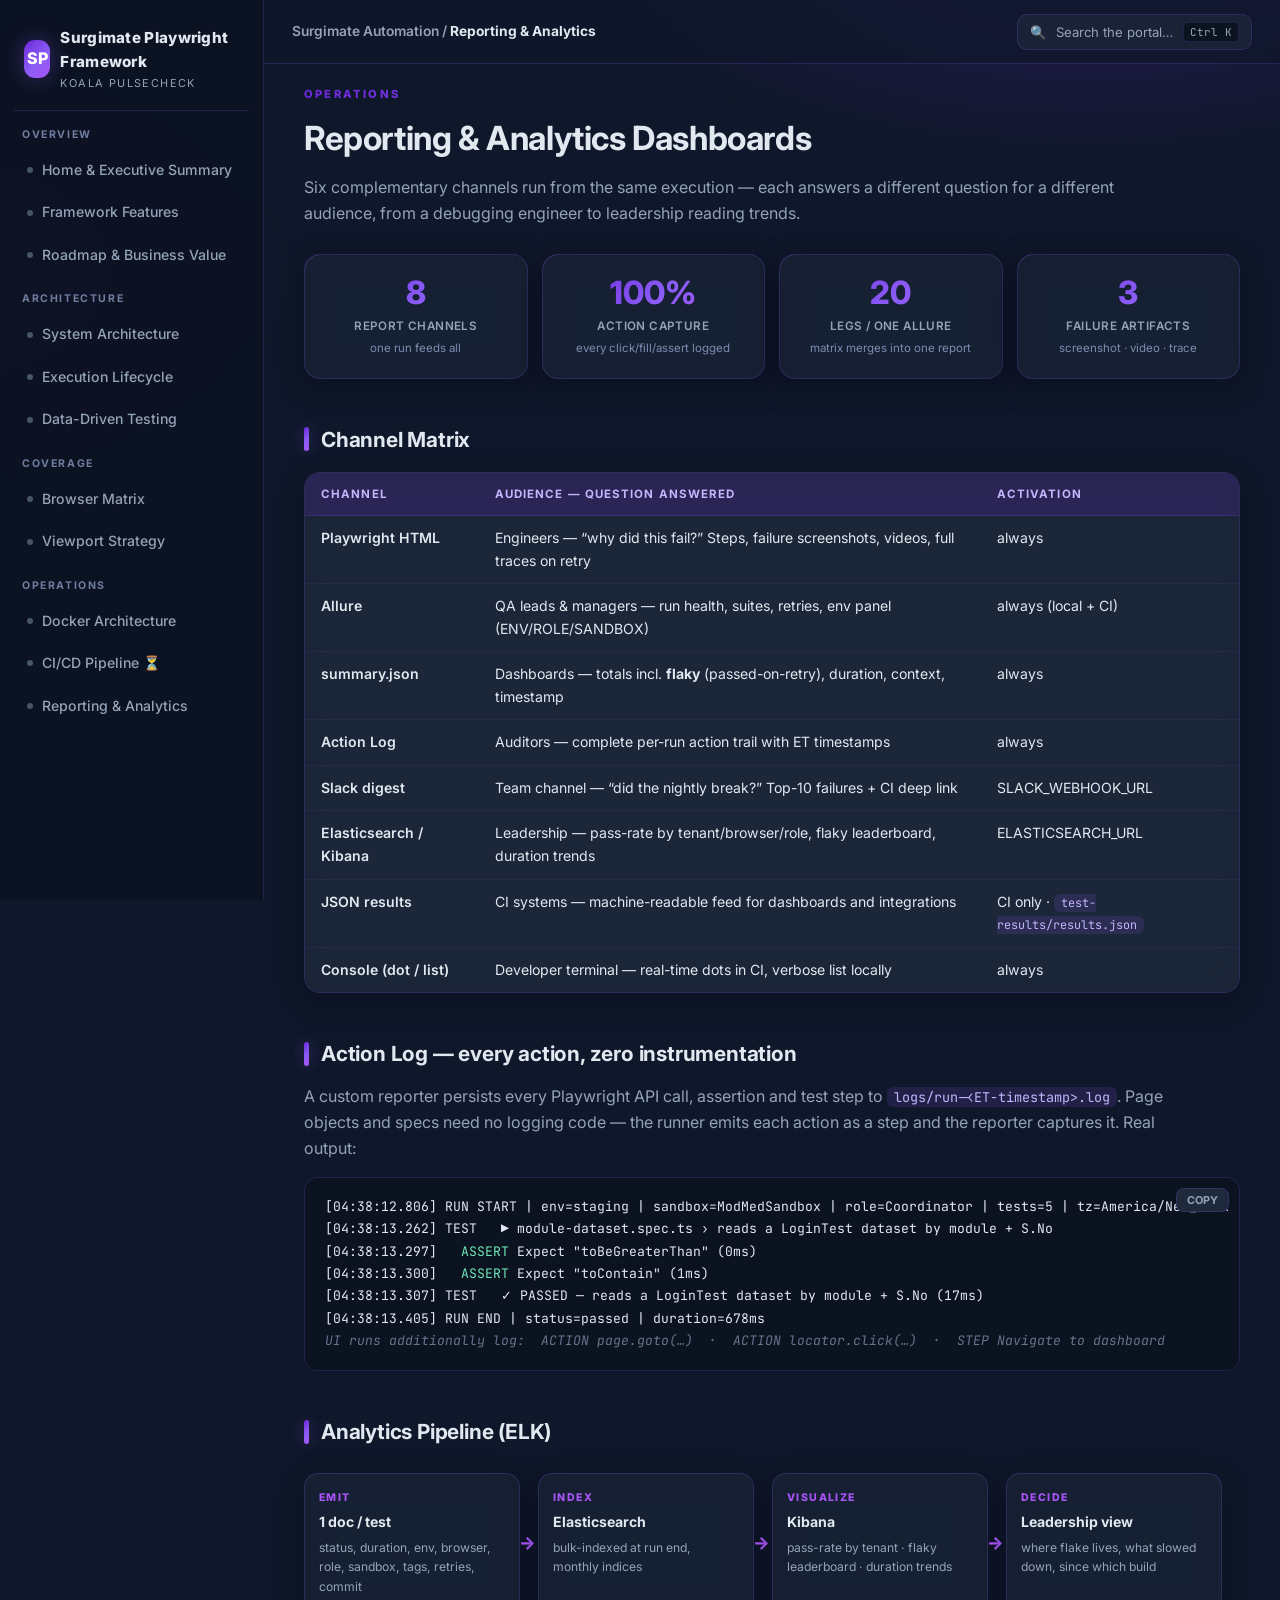
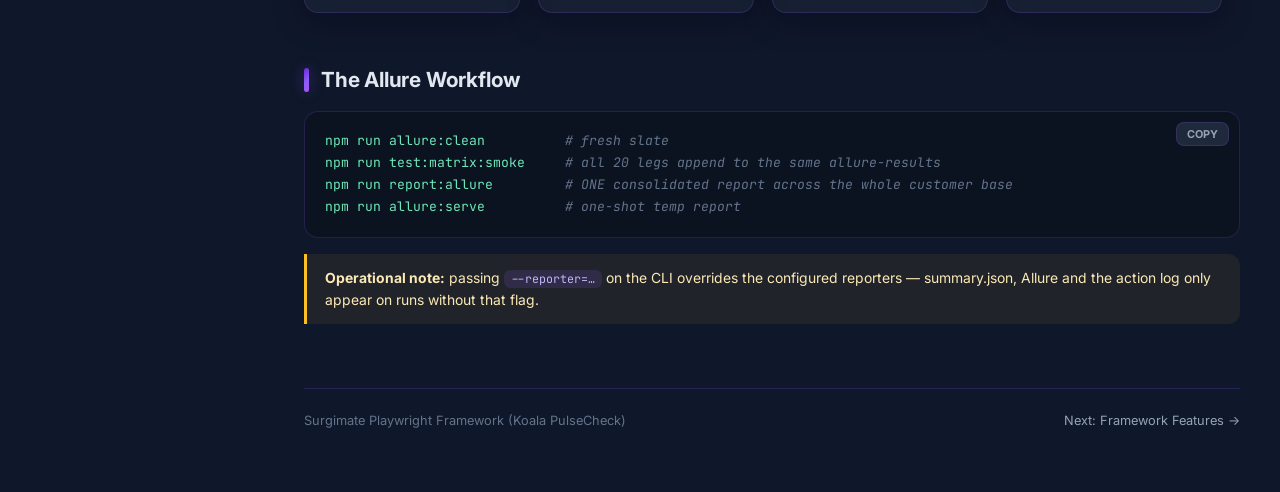
<file: docs/reporting-dashboard.html>
﻿<!DOCTYPE html>
<html lang="en">
<head>
<meta charset="UTF-8">
<meta name="viewport" content="width=device-width, initial-scale=1.0">
<meta name="page-title" content="Reporting &amp; Analytics">
<title>Reporting &amp; Analytics — Surgimate Automation Framework</title>
<link rel="preconnect" href="https://fonts.googleapis.com">
<link href="https://fonts.googleapis.com/css2?family=Inter:wght@400;500;600;700;800&family=JetBrains+Mono:wght@400;600&display=swap" rel="stylesheet">
<link rel="stylesheet" href="assets/css/main.css">
<link rel="icon" type="image/svg+xml" href="assets/icons/allure.svg">
<script defer src="assets/js/shell.js"></script>
</head>
<body>
<main class="content">

  <div class="page-head reveal">
    <div class="eyebrow">Operations</div>
    <h1>Reporting &amp; Analytics Dashboards</h1>
    <p>Six complementary channels run from the same execution — each answers a different question
    for a different audience, from a debugging engineer to leadership reading trends.</p>
  </div>

  <div class="kpis">
    <div class="kpi glass reveal"><div class="n" data-count="8">0</div><div class="l">Report Channels</div><div class="s">one run feeds all</div></div>
    <div class="kpi glass reveal"><div class="n" data-count="100" data-suffix="%">0</div><div class="l">Action Capture</div><div class="s">every click/fill/assert logged</div></div>
    <div class="kpi glass reveal"><div class="n" data-count="20">0</div><div class="l">Legs / One Allure</div><div class="s">matrix merges into one report</div></div>
    <div class="kpi glass reveal"><div class="n" data-count="3">0</div><div class="l">Failure Artifacts</div><div class="s">screenshot · video · trace</div></div>
  </div>

  <h2 class="sec reveal">Channel Matrix</h2>
  <div class="tablewrap glass reveal">
    <table>
      <tr><th>Channel</th><th>Audience — question answered</th><th>Activation</th></tr>
      <tr><td>Playwright HTML</td><td>Engineers — “why did this fail?” Steps, failure screenshots, videos, full traces on retry</td><td>always</td></tr>
      <tr><td>Allure</td><td>QA leads &amp; managers — run health, suites, retries, env panel (ENV/ROLE/SANDBOX)</td><td>always (local + CI)</td></tr>
      <tr><td>summary.json</td><td>Dashboards — totals incl. <b>flaky</b> (passed-on-retry), duration, context, timestamp</td><td>always</td></tr>
      <tr><td>Action Log</td><td>Auditors — complete per-run action trail with ET timestamps</td><td>always</td></tr>
      <tr><td>Slack digest</td><td>Team channel — “did the nightly break?” Top-10 failures + CI deep link</td><td>SLACK_WEBHOOK_URL</td></tr>
      <tr><td>Elasticsearch / Kibana</td><td>Leadership — pass-rate by tenant/browser/role, flaky leaderboard, duration trends</td><td>ELASTICSEARCH_URL</td></tr>
      <tr><td>JSON results</td><td>CI systems — machine-readable feed for dashboards and integrations</td><td>CI only · <code class="inline">test-results/results.json</code></td></tr>
      <tr><td>Console (dot / list)</td><td>Developer terminal — real-time dots in CI, verbose list locally</td><td>always</td></tr>
    </table>
  </div>

  <h2 class="sec reveal" id="actionlog">Action Log — every action, zero instrumentation</h2>
  <p class="lead reveal">A custom reporter persists every Playwright API call, assertion and test step
  to <code class="inline">logs/run-&lt;ET-timestamp&gt;.log</code>. Page objects and specs need no logging
  code — the runner emits each action as a step and the reporter captures it. Real output:</p>
  <pre class="reveal">[04:38:12.806] RUN START | env=staging | sandbox=ModMedSandbox | role=Coordinator | tests=5 | tz=America/New_York
[04:38:13.262] TEST   ▶ module-dataset.spec.ts › reads a LoginTest dataset by module + S.No
[04:38:13.297]   <span class="cmd">ASSERT</span> Expect "toBeGreaterThan" (0ms)
[04:38:13.300]   <span class="cmd">ASSERT</span> Expect "toContain" (1ms)
[04:38:13.307] TEST   ✓ PASSED — reads a LoginTest dataset by module + S.No (17ms)
[04:38:13.405] RUN END | status=passed | duration=678ms
<span class="cmt">UI runs additionally log:  ACTION page.goto(…)  ·  ACTION locator.click(…)  ·  STEP Navigate to dashboard</span></pre>

  <h2 class="sec reveal" id="elk">Analytics Pipeline (ELK)</h2>
  <div class="flow reveal">
    <div class="step glass"><div class="k">emit</div><h4>1 doc / test</h4><p>status, duration, env, browser, role, sandbox, tags, retries, commit</p></div>
    <div class="step glass"><div class="k">index</div><h4>Elasticsearch</h4><p>bulk-indexed at run end, monthly indices</p></div>
    <div class="step glass"><div class="k">visualize</div><h4>Kibana</h4><p>pass-rate by tenant · flaky leaderboard · duration trends</p></div>
    <div class="step glass"><div class="k">decide</div><h4>Leadership view</h4><p>where flake lives, what slowed down, since which build</p></div>
  </div>

  <h2 class="sec reveal">The Allure Workflow</h2>
  <pre class="reveal"><span class="cmd">npm run allure:clean</span>          <span class="cmt"># fresh slate</span>
<span class="cmd">npm run test:matrix:smoke</span>     <span class="cmt"># all 20 legs append to the same allure-results</span>
<span class="cmd">npm run report:allure</span>         <span class="cmt"># ONE consolidated report across the whole customer base</span>
<span class="cmd">npm run allure:serve</span>          <span class="cmt"># one-shot temp report</span></pre>

  <div class="note reveal"><b>Operational note:</b> passing <code class="inline">--reporter=…</code> on the
  CLI overrides the configured reporters — summary.json, Allure and the action log only appear on
  runs without that flag.</div>

  <footer class="site">
    <div>Surgimate Playwright Framework (Koala PulseCheck)</div>
    <div><a href="framework-features.html">Next: Framework Features →</a></div>
  </footer>
</main>
</body>
</html>
</file>
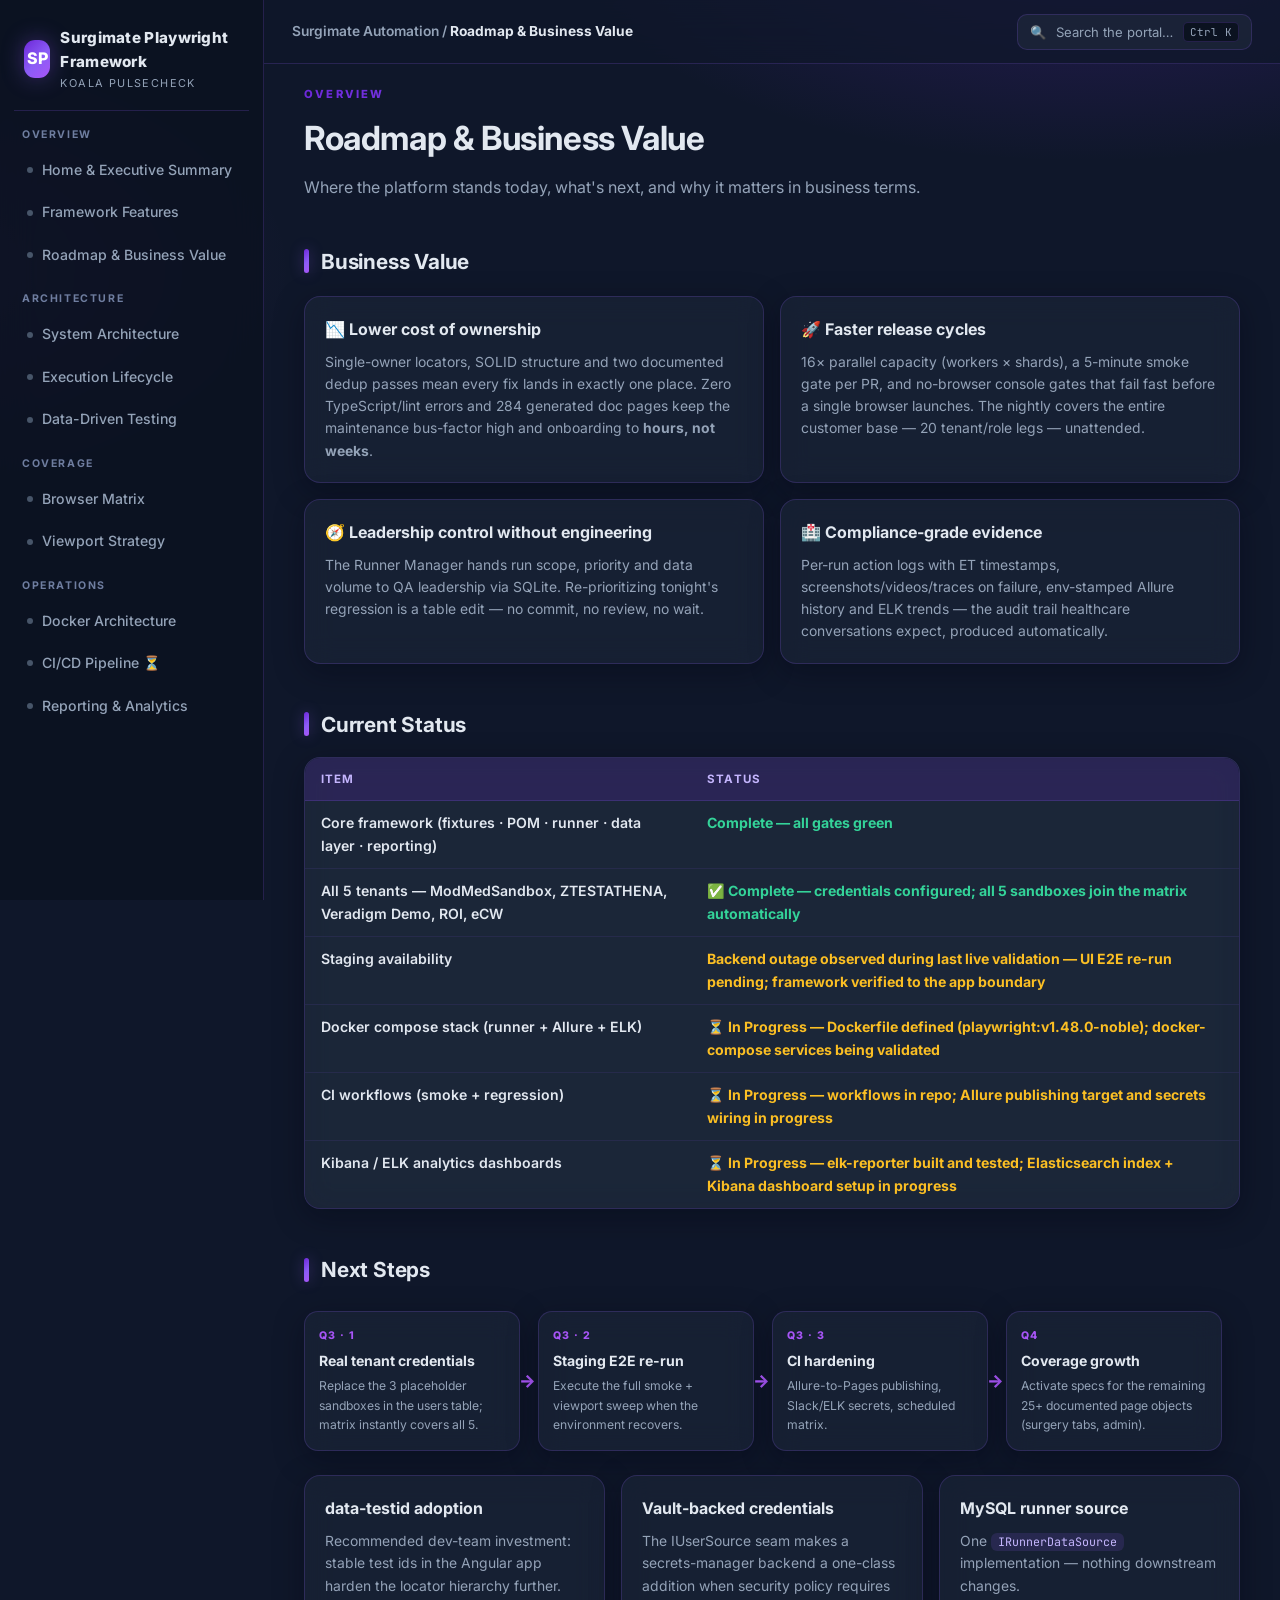
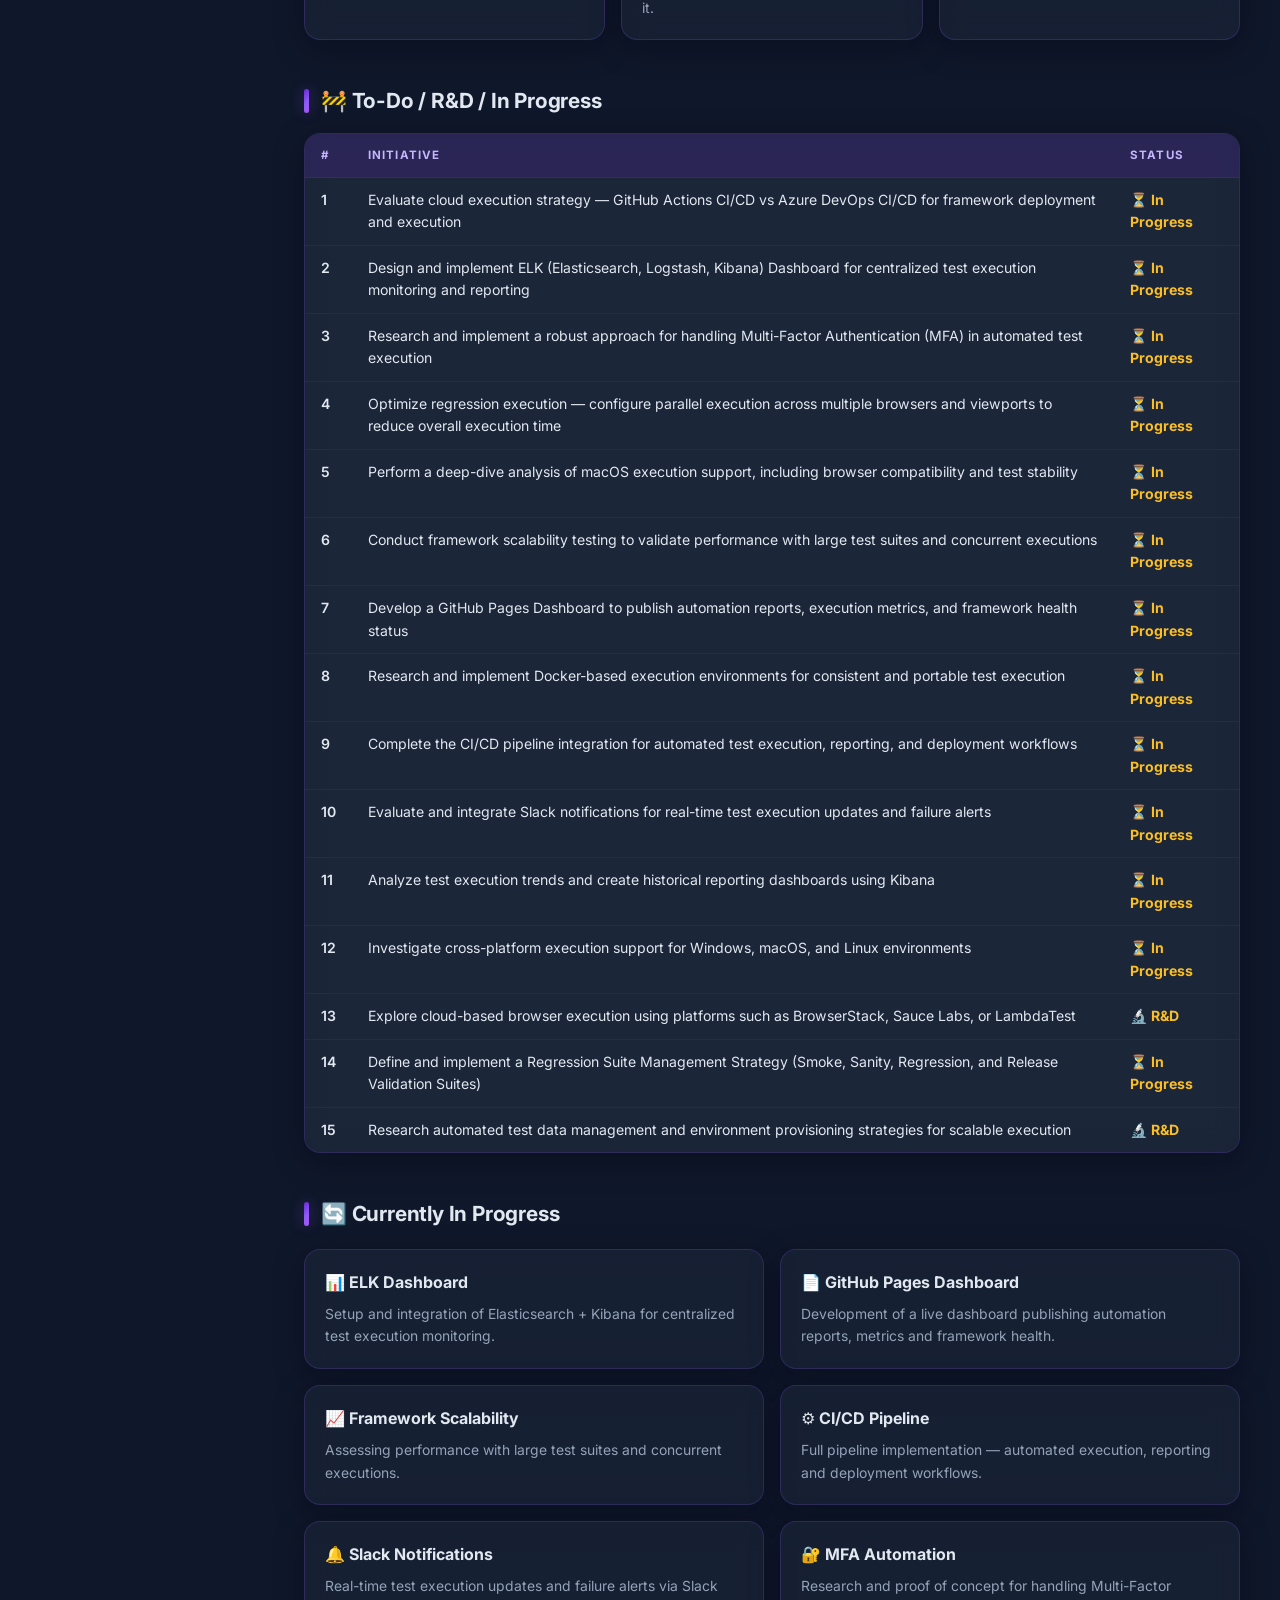
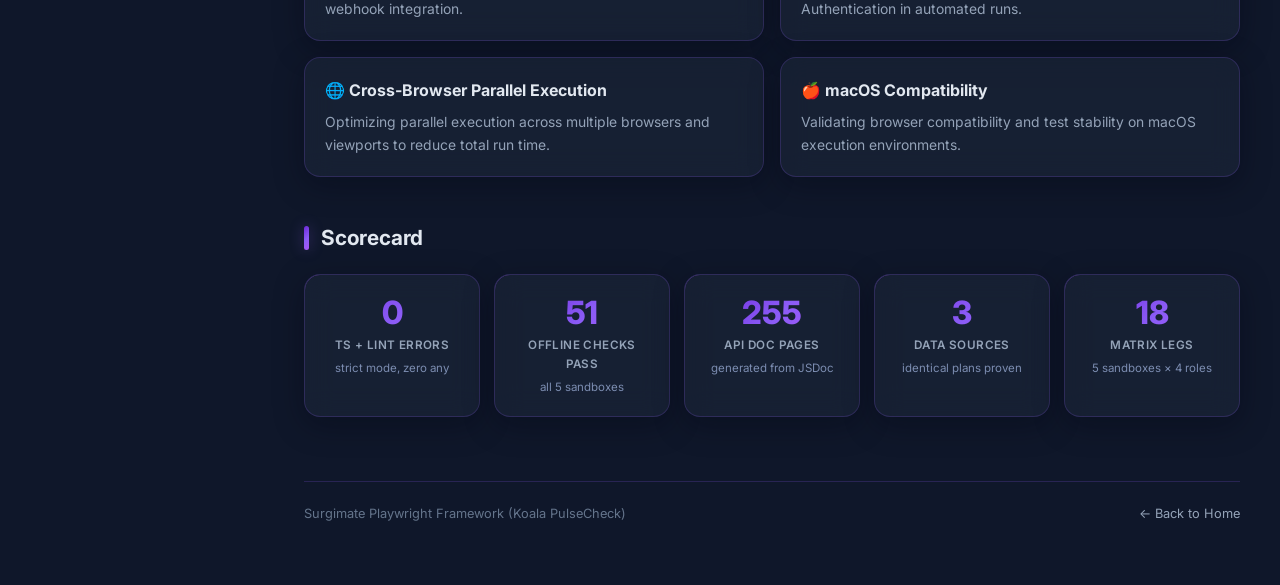
<file: docs/roadmap.html>
﻿<!DOCTYPE html>
<html lang="en">
<head>
<meta charset="UTF-8">
<meta name="viewport" content="width=device-width, initial-scale=1.0">
<meta name="page-title" content="Roadmap &amp; Business Value">
<title>Roadmap &amp; Business Value — Surgimate Automation Framework</title>
<link rel="preconnect" href="https://fonts.googleapis.com">
<link href="https://fonts.googleapis.com/css2?family=Inter:wght@400;500;600;700;800&family=JetBrains+Mono:wght@400;600&display=swap" rel="stylesheet">
<link rel="stylesheet" href="assets/css/main.css">
<link rel="icon" type="image/svg+xml" href="assets/icons/playwright.svg">
<script defer src="assets/js/shell.js"></script>
</head>
<body>
<main class="content">

  <div class="page-head reveal">
    <div class="eyebrow">Overview</div>
    <h1>Roadmap &amp; Business Value</h1>
    <p>Where the platform stands today, what's next, and why it matters in business terms.</p>
  </div>

  <h2 class="sec reveal" id="value">Business Value</h2>
  <div class="grid c2">
    <div class="card glass reveal"><h3>📉 Lower cost of ownership</h3>
      <p>Single-owner locators, SOLID structure and two documented dedup passes mean every fix lands
      in exactly one place. Zero TypeScript/lint errors and 284 generated doc pages keep the
      maintenance bus-factor high and onboarding to <b>hours, not weeks</b>.</p></div>
    <div class="card glass reveal"><h3>🚀 Faster release cycles</h3>
      <p>16× parallel capacity (workers × shards), a 5-minute smoke gate per PR, and no-browser
      console gates that fail fast before a single browser launches. The nightly covers the entire
      customer base — 20 tenant/role legs — unattended.</p></div>
    <div class="card glass reveal"><h3>🧭 Leadership control without engineering</h3>
      <p>The Runner Manager hands run scope, priority and data volume to QA leadership via SQLite. Re-prioritizing tonight's regression is a table edit — no commit, no review, no wait.</p></div>
    <div class="card glass reveal"><h3>🏥 Compliance-grade evidence</h3>
      <p>Per-run action logs with ET timestamps, screenshots/videos/traces on failure, env-stamped
      Allure history and ELK trends — the audit trail healthcare conversations expect, produced
      automatically.</p></div>
  </div>

  <h2 class="sec reveal">Current Status</h2>
  <div class="tablewrap glass reveal">
    <table>
      <tr><th>Item</th><th>Status</th></tr>
      <tr><td>Core framework (fixtures · POM · runner · data layer · reporting)</td><td class="ok">Complete — all gates green</td></tr>
      <tr><td>All 5 tenants — ModMedSandbox, ZTESTATHENA, Veradigm Demo, ROI, eCW</td><td class="ok">✅ Complete — credentials configured; all 5 sandboxes join the matrix automatically</td></tr>
      <tr><td>Staging availability</td><td class="warn">Backend outage observed during last live validation — UI E2E re-run pending; framework verified to the app boundary</td></tr>
      <tr><td>Docker compose stack (runner + Allure + ELK)</td><td class="warn">⏳ In Progress — Dockerfile defined (playwright:v1.48.0-noble); docker-compose services being validated</td></tr>
      <tr><td>CI workflows (smoke + regression)</td><td class="warn">⏳ In Progress — workflows in repo; Allure publishing target and secrets wiring in progress</td></tr>
      <tr><td>Kibana / ELK analytics dashboards</td><td class="warn">⏳ In Progress — elk-reporter built and tested; Elasticsearch index + Kibana dashboard setup in progress</td></tr>
    </table>
  </div>

  <h2 class="sec reveal">Next Steps</h2>
  <div class="flow reveal">
    <div class="step glass"><div class="k">Q3 · 1</div><h4>Real tenant credentials</h4><p>Replace the 3 placeholder sandboxes in the users table; matrix instantly covers all 5.</p></div>
    <div class="step glass"><div class="k">Q3 · 2</div><h4>Staging E2E re-run</h4><p>Execute the full smoke + viewport sweep when the environment recovers.</p></div>
    <div class="step glass"><div class="k">Q3 · 3</div><h4>CI hardening</h4><p>Allure-to-Pages publishing, Slack/ELK secrets, scheduled matrix.</p></div>
    <div class="step glass"><div class="k">Q4</div><h4>Coverage growth</h4><p>Activate specs for the remaining 25+ documented page objects (surgery tabs, admin).</p></div>
  </div>
  <div class="grid c3">
    <div class="card glass reveal"><h3>data-testid adoption</h3><p>Recommended dev-team investment: stable test ids in the Angular app harden the locator hierarchy further.</p></div>
    <div class="card glass reveal"><h3>Vault-backed credentials</h3><p>The IUserSource seam makes a secrets-manager backend a one-class addition when security policy requires it.</p></div>
    <div class="card glass reveal"><h3>MySQL runner source</h3><p>One <code class="inline">IRunnerDataSource</code> implementation — nothing downstream changes.</p></div>
  </div>

  <h2 class="sec reveal" id="todo">🚧 To-Do / R&amp;D / In Progress</h2>
  <div class="tablewrap glass reveal">
    <table>
      <tr><th>#</th><th>Initiative</th><th>Status</th></tr>
      <tr><td>1</td><td>Evaluate cloud execution strategy — GitHub Actions CI/CD vs Azure DevOps CI/CD for framework deployment and execution</td><td class="warn">⏳ In Progress</td></tr>
      <tr><td>2</td><td>Design and implement ELK (Elasticsearch, Logstash, Kibana) Dashboard for centralized test execution monitoring and reporting</td><td class="warn">⏳ In Progress</td></tr>
      <tr><td>3</td><td>Research and implement a robust approach for handling Multi-Factor Authentication (MFA) in automated test execution</td><td class="warn">⏳ In Progress</td></tr>
      <tr><td>4</td><td>Optimize regression execution — configure parallel execution across multiple browsers and viewports to reduce overall execution time</td><td class="warn">⏳ In Progress</td></tr>
      <tr><td>5</td><td>Perform a deep-dive analysis of macOS execution support, including browser compatibility and test stability</td><td class="warn">⏳ In Progress</td></tr>
      <tr><td>6</td><td>Conduct framework scalability testing to validate performance with large test suites and concurrent executions</td><td class="warn">⏳ In Progress</td></tr>
      <tr><td>7</td><td>Develop a GitHub Pages Dashboard to publish automation reports, execution metrics, and framework health status</td><td class="warn">⏳ In Progress</td></tr>
      <tr><td>8</td><td>Research and implement Docker-based execution environments for consistent and portable test execution</td><td class="warn">⏳ In Progress</td></tr>
      <tr><td>9</td><td>Complete the CI/CD pipeline integration for automated test execution, reporting, and deployment workflows</td><td class="warn">⏳ In Progress</td></tr>
      <tr><td>10</td><td>Evaluate and integrate Slack notifications for real-time test execution updates and failure alerts</td><td class="warn">⏳ In Progress</td></tr>
      <tr><td>11</td><td>Analyze test execution trends and create historical reporting dashboards using Kibana</td><td class="warn">⏳ In Progress</td></tr>
      <tr><td>12</td><td>Investigate cross-platform execution support for Windows, macOS, and Linux environments</td><td class="warn">⏳ In Progress</td></tr>
      <tr><td>13</td><td>Explore cloud-based browser execution using platforms such as BrowserStack, Sauce Labs, or LambdaTest</td><td class="warn">🔬 R&amp;D</td></tr>
      <tr><td>14</td><td>Define and implement a Regression Suite Management Strategy (Smoke, Sanity, Regression, and Release Validation Suites)</td><td class="warn">⏳ In Progress</td></tr>
      <tr><td>15</td><td>Research automated test data management and environment provisioning strategies for scalable execution</td><td class="warn">🔬 R&amp;D</td></tr>
    </table>
  </div>

  <h2 class="sec reveal" id="inprogress">🔄 Currently In Progress</h2>
  <div class="grid c2">
    <div class="card glass reveal"><h3>📊 ELK Dashboard</h3><p>Setup and integration of Elasticsearch + Kibana for centralized test execution monitoring.</p></div>
    <div class="card glass reveal"><h3>📄 GitHub Pages Dashboard</h3><p>Development of a live dashboard publishing automation reports, metrics and framework health.</p></div>
    <div class="card glass reveal"><h3>📈 Framework Scalability</h3><p>Assessing performance with large test suites and concurrent executions.</p></div>
    <div class="card glass reveal"><h3>⚙️ CI/CD Pipeline</h3><p>Full pipeline implementation — automated execution, reporting and deployment workflows.</p></div>
    <div class="card glass reveal"><h3>🔔 Slack Notifications</h3><p>Real-time test execution updates and failure alerts via Slack webhook integration.</p></div>
    <div class="card glass reveal"><h3>🔐 MFA Automation</h3><p>Research and proof of concept for handling Multi-Factor Authentication in automated runs.</p></div>
    <div class="card glass reveal"><h3>🌐 Cross-Browser Parallel Execution</h3><p>Optimizing parallel execution across multiple browsers and viewports to reduce total run time.</p></div>
    <div class="card glass reveal"><h3>🍎 macOS Compatibility</h3><p>Validating browser compatibility and test stability on macOS execution environments.</p></div>
  </div>

  <h2 class="sec reveal">Scorecard</h2>
  <div class="kpis">
    <div class="kpi glass reveal"><div class="n" data-count="0">0</div><div class="l">TS + Lint Errors</div><div class="s">strict mode, zero any</div></div>
    <div class="kpi glass reveal"><div class="n" data-count="57">0</div><div class="l">Offline Checks Pass</div><div class="s">all 5 sandboxes</div></div>
    <div class="kpi glass reveal"><div class="n" data-count="284">0</div><div class="l">API Doc Pages</div><div class="s">generated from JSDoc</div></div>
    <div class="kpi glass reveal"><div class="n" data-count="3">0</div><div class="l">Data Sources</div><div class="s">identical plans proven</div></div>
    <div class="kpi glass reveal"><div class="n" data-count="20">0</div><div class="l">Matrix Legs</div><div class="s">5 sandboxes × 4 roles</div></div>
  </div>

  <footer class="site">
    <div>Surgimate Playwright Framework (Koala PulseCheck)</div>
    <div><a href="index.html">← Back to Home</a></div>
  </footer>
</main>
</body>
</html>
</file>
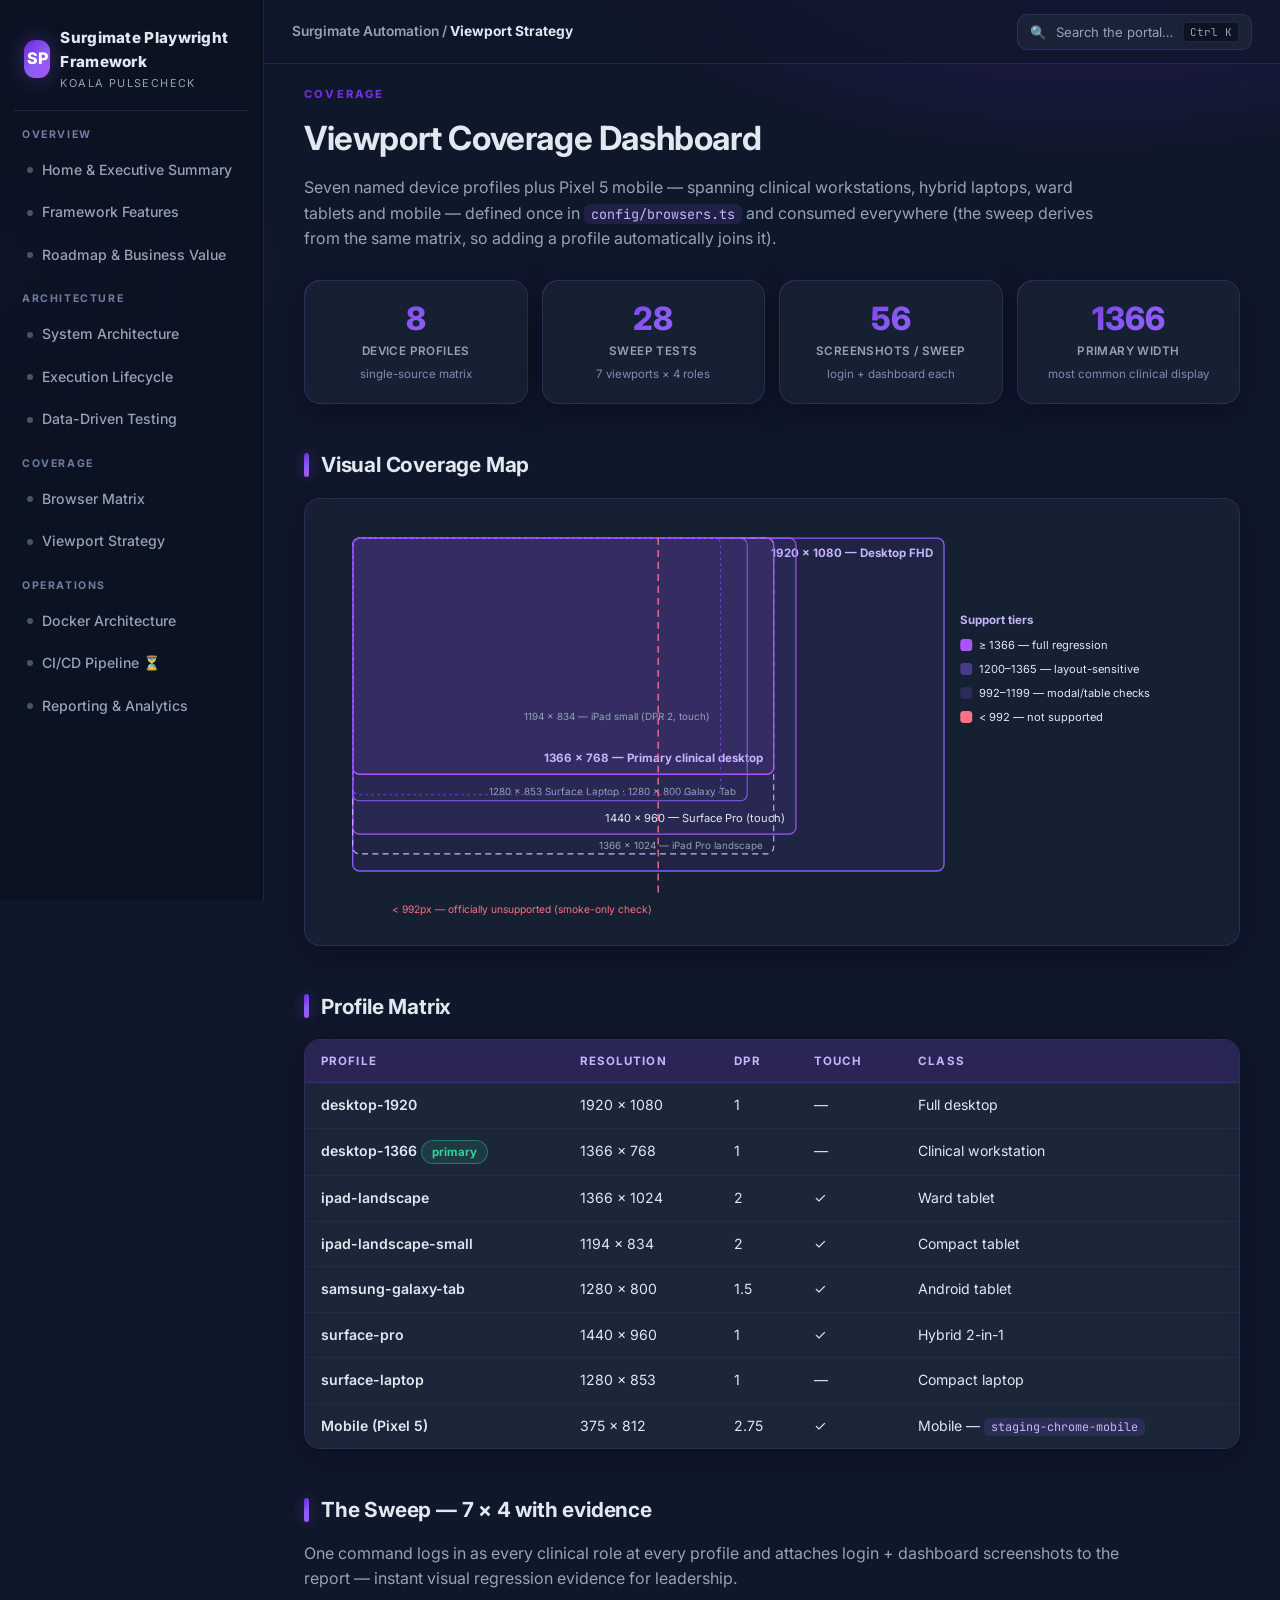
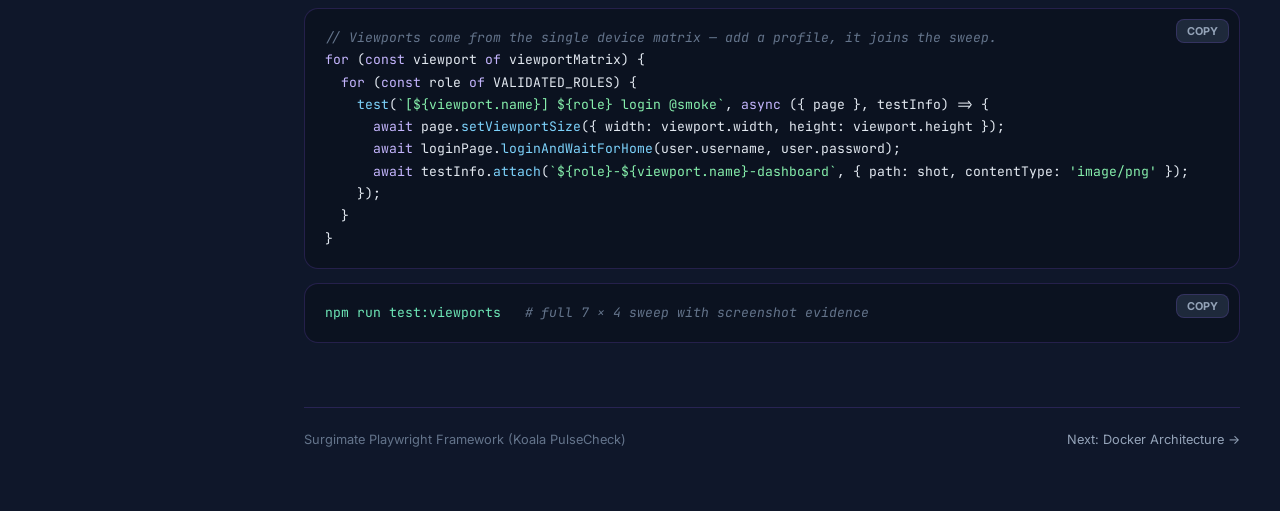
<file: docs/viewport-strategy.html>
﻿<!DOCTYPE html>
<html lang="en">
<head>
<meta charset="UTF-8">
<meta name="viewport" content="width=device-width, initial-scale=1.0">
<meta name="page-title" content="Viewport Strategy">
<title>Viewport Strategy — Surgimate Automation Framework</title>
<link rel="preconnect" href="https://fonts.googleapis.com">
<link href="https://fonts.googleapis.com/css2?family=Inter:wght@400;500;600;700;800&family=JetBrains+Mono:wght@400;600&display=swap" rel="stylesheet">
<link rel="stylesheet" href="assets/css/main.css">
<link rel="icon" type="image/svg+xml" href="assets/icons/playwright.svg">
<script defer src="assets/js/shell.js"></script>
</head>
<body>
<main class="content">

  <div class="page-head reveal">
    <div class="eyebrow">Coverage</div>
    <h1>Viewport Coverage Dashboard</h1>
    <p>Seven named device profiles plus Pixel 5 mobile — spanning clinical workstations, hybrid laptops, ward tablets and mobile — defined once in <code class="inline">config/browsers.ts</code> and consumed everywhere (the sweep derives from the same matrix, so adding a profile automatically joins it).</p>
  </div>

  <div class="kpis">
    <div class="kpi glass reveal"><div class="n" data-count="8">0</div><div class="l">Device Profiles</div><div class="s">single-source matrix</div></div>
    <div class="kpi glass reveal"><div class="n" data-count="28">0</div><div class="l">Sweep Tests</div><div class="s">7 viewports × 4 roles</div></div>
    <div class="kpi glass reveal"><div class="n" data-count="56">0</div><div class="l">Screenshots / Sweep</div><div class="s">login + dashboard each</div></div>
    <div class="kpi glass reveal"><div class="n" data-count="1366">0</div><div class="l">Primary Width</div><div class="s">most common clinical display</div></div>
  </div>

  <h2 class="sec reveal">Visual Coverage Map</h2>
  <div class="diagram glass reveal">
    <svg viewBox="0 0 1040 470" xmlns="http://www.w3.org/2000/svg">
      <rect x="30" y="20" width="691" height="389" rx="8" fill="rgba(139,92,246,.08)" stroke="#8B5CF6" stroke-width="1.6"/>
      <text x="708" y="42" text-anchor="end" class="dg-th">1920 × 1080 — Desktop FHD</text>
      <rect x="30" y="20" width="518" height="346" rx="8" fill="rgba(139,92,246,.08)" stroke="#A855F7" stroke-width="1.4"/>
      <text x="535" y="352" text-anchor="end" class="dg-t">1440 × 960 — Surface Pro (touch)</text>
      <rect x="30" y="20" width="492" height="369" rx="8" fill="none" stroke="#C4B5FD" stroke-width="1.3" stroke-dasharray="7 5"/>
      <text x="510" y="383" text-anchor="end" class="dg-tm">1366 × 1024 — iPad Pro landscape</text>
      <rect x="30" y="20" width="492" height="276" rx="8" fill="rgba(168,85,247,.10)" stroke="#A855F7" stroke-width="1.6"/>
      <text x="509" y="282" text-anchor="end" class="dg-th">1366 × 768 — Primary clinical desktop</text>
      <rect x="30" y="20" width="461" height="307" rx="8" fill="none" stroke="#8B5CF6" stroke-width="1.2"/>
      <text x="478" y="320" text-anchor="end" class="dg-tm">1280 × 853 Surface Laptop · 1280 × 800 Galaxy Tab</text>
      <rect x="30" y="20" width="430" height="300" rx="8" fill="none" stroke="#7C3AED" stroke-width="1.2" stroke-dasharray="3 4"/>
      <text x="447" y="232" text-anchor="end" class="dg-tm">1194 × 834 — iPad small (DPR 2, touch)</text>
      <line x1="387" y1="20" x2="387" y2="440" stroke="#FB7185" stroke-width="1.6" stroke-dasharray="8 6"/>
      <text x="380" y="458" text-anchor="end" fill="#FB7185" font-size="12" font-family="Inter,Arial">&lt; 992px — officially unsupported (smoke-only check)</text>
      <text x="740" y="120" class="dg-th" font-size="15">Support tiers</text>
      <rect x="740" y="138" width="14" height="14" rx="4" fill="#A855F7"/><text x="762" y="150" class="dg-t">≥ 1366 — full regression</text>
      <rect x="740" y="166" width="14" height="14" rx="4" fill="rgba(139,92,246,.45)"/><text x="762" y="178" class="dg-t">1200–1365 — layout-sensitive</text>
      <rect x="740" y="194" width="14" height="14" rx="4" fill="rgba(139,92,246,.18)"/><text x="762" y="206" class="dg-t">992–1199 — modal/table checks</text>
      <rect x="740" y="222" width="14" height="14" rx="4" fill="#FB7185"/><text x="762" y="234" class="dg-t">&lt; 992 — not supported</text>
    </svg>
  </div>

  <h2 class="sec reveal" id="tiers">Profile Matrix</h2>
  <div class="tablewrap glass reveal">
    <table>
      <tr><th>Profile</th><th>Resolution</th><th>DPR</th><th>Touch</th><th>Class</th></tr>
      <tr><td>desktop-1920</td><td>1920 × 1080</td><td>1</td><td>—</td><td>Full desktop</td></tr>
      <tr><td>desktop-1366 <span class="pill green">primary</span></td><td>1366 × 768</td><td>1</td><td>—</td><td>Clinical workstation</td></tr>
      <tr><td>ipad-landscape</td><td>1366 × 1024</td><td>2</td><td>✓</td><td>Ward tablet</td></tr>
      <tr><td>ipad-landscape-small</td><td>1194 × 834</td><td>2</td><td>✓</td><td>Compact tablet</td></tr>
      <tr><td>samsung-galaxy-tab</td><td>1280 × 800</td><td>1.5</td><td>✓</td><td>Android tablet</td></tr>
      <tr><td>surface-pro</td><td>1440 × 960</td><td>1</td><td>✓</td><td>Hybrid 2-in-1</td></tr>
      <tr><td>surface-laptop</td><td>1280 × 853</td><td>1</td><td>—</td><td>Compact laptop</td></tr>
      <tr><td>Mobile (Pixel 5)</td><td>375 × 812</td><td>2.75</td><td>✓</td><td>Mobile — <code class="inline">staging-chrome-mobile</code></td></tr>
    </table>
  </div>

  <h2 class="sec reveal" id="sweep">The Sweep — 7 × 4 with evidence</h2>
  <p class="lead reveal">One command logs in as every clinical role at every profile and attaches
  login + dashboard screenshots to the report — instant visual regression evidence for leadership.</p>
  <pre class="reveal"><span class="cmt">// Viewports come from the single device matrix — add a profile, it joins the sweep.</span>
<span class="kw">for</span> (<span class="kw">const</span> viewport <span class="kw">of</span> viewportMatrix) {
  <span class="kw">for</span> (<span class="kw">const</span> role <span class="kw">of</span> VALIDATED_ROLES) {
    <span class="fn">test</span>(<span class="str">`[${viewport.name}] ${role} login @smoke`</span>, <span class="kw">async</span> ({ page }, testInfo) =&gt; {
      <span class="kw">await</span> page.<span class="fn">setViewportSize</span>({ width: viewport.width, height: viewport.height });
      <span class="kw">await</span> loginPage.<span class="fn">loginAndWaitForHome</span>(user.username, user.password);
      <span class="kw">await</span> testInfo.<span class="fn">attach</span>(<span class="str">`${role}-${viewport.name}-dashboard`</span>, { path: shot, contentType: <span class="str">'image/png'</span> });
    });
  }
}</pre>
  <pre class="reveal"><span class="cmd">npm run test:viewports</span>   <span class="cmt"># full 7 × 4 sweep with screenshot evidence</span></pre>

  <footer class="site">
    <div>Surgimate Playwright Framework (Koala PulseCheck)</div>
    <div><a href="docker-architecture.html">Next: Docker Architecture →</a></div>
  </footer>
</main>
</body>
</html>
</file>
<file: docs/assets/css/main.css>
/* ════════════════════════════════════════════════════════════════
   Surgimate Automation Framework — Enterprise Documentation Portal
   Dark Violet Design System (GitHub Pages, static, no backend)
   ════════════════════════════════════════════════════════════════ */
:root {
  --violet: #8B5CF6;
  --purple: #6D28D9;
  --accent: #A855F7;
  --bg: #0F172A;
  --card: #1E293B;
  --bg-deep: #0B1220;
  --text: #E2E8F0;
  --muted: #94A3B8;
  --line: rgba(139, 92, 246, .20);
  --glass: rgba(30, 41, 59, .55);
  --glow: rgba(139, 92, 246, .35);
  --good: #34D399;
  --warn: #FBBF24;
  --bad: #FB7185;
  --grad: linear-gradient(135deg, #6D28D9 0%, #8B5CF6 55%, #A855F7 100%);
  --grad-soft: linear-gradient(135deg, rgba(109,40,217,.25), rgba(168,85,247,.12));
  --sidebar-w: 264px;
  --radius: 16px;
  --font: 'Inter', 'Segoe UI', system-ui, -apple-system, Roboto, Arial, sans-serif;
  --mono: 'JetBrains Mono', Consolas, 'Courier New', monospace;
}

* { box-sizing: border-box; margin: 0; padding: 0; }
html { scroll-behavior: smooth; scroll-padding-top: 84px; }
body {
  font-family: var(--font); background: var(--bg); color: var(--text);
  line-height: 1.6; min-height: 100vh;
  background-image:
    radial-gradient(900px 420px at 85% -10%, rgba(109,40,217,.28), transparent 60%),
    radial-gradient(700px 380px at -10% 30%, rgba(168,85,247,.14), transparent 60%);
  background-attachment: fixed;
}
a { color: var(--accent); text-decoration: none; }
a:hover { color: #C4B5FD; }
::selection { background: rgba(139,92,246,.4); }
::-webkit-scrollbar { width: 10px; height: 10px; }
::-webkit-scrollbar-track { background: var(--bg-deep); }
::-webkit-scrollbar-thumb { background: #3b3360; border-radius: 6px; }

/* ── Layout shell ─────────────────────────────── */
.layout { display: flex; min-height: 100vh; }
.content {
  flex: 1; min-width: 0; margin-left: var(--sidebar-w);
  padding: 86px 40px 60px; max-width: 1200px;
}
@media (max-width: 980px) {
  .content { margin-left: 0; padding: 86px 18px 48px; }
}

/* ── Sidebar ──────────────────────────────────── */
.sidebar {
  position: fixed; inset: 0 auto 0 0; width: var(--sidebar-w); z-index: 60;
  background: rgba(11, 18, 32, .82); backdrop-filter: blur(18px);
  border-right: 1px solid var(--line); padding: 20px 14px 24px;
  overflow-y: auto; transition: transform .3s ease;
}
.sidebar .brand {
  display: flex; align-items: center; gap: 10px; padding: 6px 10px 18px;
  border-bottom: 1px solid var(--line); margin-bottom: 14px;
}
.sidebar .brand .logo {
  width: 38px; height: 38px; border-radius: 11px; background: var(--grad);
  display: flex; align-items: center; justify-content: center;
  font-weight: 800; font-size: 1rem; color: #fff; box-shadow: 0 0 22px var(--glow);
}
.sidebar .brand .t1 { font-weight: 800; font-size: .95rem; letter-spacing: .3px; }
.sidebar .brand .t2 { font-size: .68rem; color: var(--muted); letter-spacing: 1.4px; text-transform: uppercase; }
.sidebar .group { margin: 16px 8px 6px; font-size: .66rem; letter-spacing: 1.6px;
  text-transform: uppercase; color: #6f7ea0; font-weight: 700; }
.sidebar nav a {
  display: flex; align-items: center; gap: 9px; padding: 8px 12px; margin: 2px 0;
  border-radius: 10px; color: var(--muted); font-size: .88rem; font-weight: 500;
  border: 1px solid transparent;
}
.sidebar nav a .dot { width: 6px; height: 6px; border-radius: 50%; background: #475569; flex: 0 0 6px; }
.sidebar nav a:hover { color: var(--text); background: rgba(139,92,246,.10); }
.sidebar nav a.active {
  color: #fff; background: var(--grad-soft); border-color: var(--line); font-weight: 600;
}
.sidebar nav a.active .dot { background: var(--accent); box-shadow: 0 0 8px var(--accent); }

/* ── Topbar ───────────────────────────────────── */
.topbar {
  position: fixed; top: 0; left: var(--sidebar-w); right: 0; z-index: 50; height: 64px;
  display: flex; align-items: center; gap: 14px; padding: 0 28px;
  background: rgba(15, 23, 42, .75); backdrop-filter: blur(16px);
  border-bottom: 1px solid var(--line);
}
@media (max-width: 980px) { .topbar { left: 0; } }
.topbar .crumb { font-size: .86rem; color: var(--muted); font-weight: 600; }
.topbar .crumb b { color: var(--text); }
.topbar .spacer { flex: 1; }
.searchbtn {
  display: flex; align-items: center; gap: 10px; min-width: 220px;
  background: rgba(30,41,59,.7); border: 1px solid var(--line); color: var(--muted);
  border-radius: 10px; padding: 7px 12px; font-size: .82rem; cursor: pointer; font-family: var(--font);
}
.searchbtn:hover { border-color: var(--violet); color: var(--text); }
.searchbtn kbd {
  margin-left: auto; font-family: var(--mono); font-size: .68rem;
  background: var(--bg-deep); border: 1px solid var(--line); border-radius: 5px; padding: 2px 6px;
}
.hamburger { display: none; background: none; border: 1px solid var(--line); color: var(--text);
  border-radius: 9px; width: 38px; height: 38px; font-size: 1.05rem; cursor: pointer; }
@media (max-width: 980px) {
  .hamburger { display: block; }
  .sidebar { transform: translateX(-105%); }
  .sidebar.open { transform: translateX(0); box-shadow: 30px 0 80px rgba(0,0,0,.5); }
  .searchbtn { min-width: 0; }
  .searchbtn .label { display: none; }
}

/* ── Search overlay ───────────────────────────── */
.search-overlay {
  position: fixed; inset: 0; z-index: 100; display: none;
  background: rgba(7, 11, 22, .8); backdrop-filter: blur(6px); padding: 12vh 18px 0;
}
.search-overlay.open { display: block; }
.search-panel {
  max-width: 620px; margin: 0 auto; background: var(--card);
  border: 1px solid var(--line); border-radius: 16px; overflow: hidden;
  box-shadow: 0 30px 90px rgba(0,0,0,.6), 0 0 0 1px rgba(139,92,246,.15);
}
.search-panel input {
  width: 100%; background: var(--bg-deep); border: none; outline: none;
  color: var(--text); font-size: 1rem; padding: 16px 20px; font-family: var(--font);
  border-bottom: 1px solid var(--line);
}
.search-results { max-height: 46vh; overflow-y: auto; }
.search-results a {
  display: block; padding: 12px 20px; border-bottom: 1px solid rgba(139,92,246,.08);
  color: var(--text); font-size: .9rem;
}
.search-results a small { display: block; color: var(--muted); font-size: .74rem; }
.search-results a:hover, .search-results a.sel { background: var(--grad-soft); }
.search-empty { padding: 22px; color: var(--muted); font-size: .88rem; text-align: center; }

/* ── Hero ─────────────────────────────────────── */
.hero {
  position: relative; border-radius: 22px; overflow: hidden; padding: 54px 48px;
  background: var(--grad); margin-bottom: 34px;
  box-shadow: 0 24px 80px rgba(109,40,217,.35);
}
.hero::after {
  content: ""; position: absolute; inset: 0;
  background: radial-gradient(600px 300px at 80% 10%, rgba(255,255,255,.18), transparent 60%);
}
.hero > * { position: relative; z-index: 1; }
.hero .eyebrow { font-size: .72rem; letter-spacing: 2.4px; text-transform: uppercase;
  font-weight: 700; color: rgba(255,255,255,.85); margin-bottom: 12px; }
.hero h1 { font-size: clamp(1.7rem, 3.4vw, 2.6rem); color: #fff; line-height: 1.15; letter-spacing: -.5px; }
.hero p { margin-top: 14px; max-width: 740px; color: rgba(255,255,255,.88); font-size: 1.02rem; }
.hero .cta { margin-top: 24px; display: flex; gap: 12px; flex-wrap: wrap; }
.btn {
  display: inline-flex; align-items: center; gap: 8px; padding: 10px 20px; border-radius: 11px;
  font-weight: 700; font-size: .88rem; border: 1px solid transparent; cursor: pointer;
}
.btn.light { background: #fff; color: #4C1D95; }
.btn.light:hover { background: #EDE9FE; color: #4C1D95; }
.btn.ghost { border-color: rgba(255,255,255,.55); color: #fff; }
.btn.ghost:hover { background: rgba(255,255,255,.12); color: #fff; }
.btn.violet { background: var(--grad); color: #fff; box-shadow: 0 8px 26px var(--glow); }

/* ── Page headers ─────────────────────────────── */
.page-head { margin-bottom: 28px; }
.page-head .eyebrow { font-size: .7rem; letter-spacing: 2.2px; text-transform: uppercase;
  font-weight: 800; background: var(--grad); -webkit-background-clip: text; background-clip: text;
  color: transparent; margin-bottom: 8px; }
.page-head h1 { font-size: clamp(1.5rem, 2.6vw, 2.1rem); letter-spacing: -.4px; }
.page-head p { color: var(--muted); max-width: 820px; margin-top: 10px; }

h2.sec {
  margin: 44px 0 14px; font-size: 1.3rem; display: flex; align-items: center; gap: 12px;
  letter-spacing: -.2px;
}
h2.sec::before { content: ""; width: 5px; height: 24px; border-radius: 4px;
  background: var(--grad); box-shadow: 0 0 14px var(--glow); }
p.lead { color: var(--muted); margin-bottom: 16px; max-width: 860px; }

/* ── Glass cards & grids ──────────────────────── */
.glass {
  background: var(--glass); backdrop-filter: blur(14px);
  border: 1px solid var(--line); border-radius: var(--radius);
  box-shadow: 0 8px 30px rgba(2, 6, 17, .35);
}
.grid { display: grid; gap: 16px; margin-top: 18px; }
.grid.c2 { grid-template-columns: repeat(auto-fit, minmax(330px, 1fr)); }
.grid.c3 { grid-template-columns: repeat(auto-fit, minmax(250px, 1fr)); }
.grid.c4 { grid-template-columns: repeat(auto-fit, minmax(190px, 1fr)); }
.card { padding: 20px; transition: transform .25s ease, box-shadow .25s ease, border-color .25s; }
.card:hover { transform: translateY(-3px); border-color: rgba(168,85,247,.45);
  box-shadow: 0 16px 44px rgba(109,40,217,.28); }
.card h3 { font-size: 1rem; display: flex; align-items: center; gap: 10px; }
.card h3 img { width: 26px; height: 26px; }
.card p { font-size: .87rem; color: var(--muted); margin-top: 8px; }
.card .where { margin-top: 10px; font-size: .73rem; color: var(--accent); font-family: var(--mono); }
.card.flag { border-color: var(--violet); position: relative; }
.card.flag::before { content: "FLAGSHIP"; position: absolute; top: 14px; right: 14px;
  font-size: .58rem; letter-spacing: 1px; background: var(--grad); color: #fff;
  padding: 3px 9px; border-radius: 999px; font-weight: 800; }

/* ── KPI cards ────────────────────────────────── */
.kpis { display: grid; gap: 14px; grid-template-columns: repeat(auto-fit, minmax(165px, 1fr)); margin-top: 20px; }
.kpi { padding: 20px 18px; text-align: center; position: relative; overflow: hidden; }
.kpi::before { content: ""; position: absolute; inset: -1px; border-radius: inherit; padding: 1px;
  background: linear-gradient(160deg, rgba(168,85,247,.65), transparent 45%);
  -webkit-mask: linear-gradient(#000 0 0) content-box, linear-gradient(#000 0 0);
  -webkit-mask-composite: xor; mask-composite: exclude; pointer-events: none; }
.kpi .n { font-size: 2rem; font-weight: 800; background: var(--grad);
  -webkit-background-clip: text; background-clip: text; color: transparent; line-height: 1.1; }
.kpi .l { font-size: .73rem; color: var(--muted); font-weight: 600; margin-top: 6px;
  letter-spacing: .4px; text-transform: uppercase; }
.kpi .s { font-size: .72rem; color: #7c8db1; margin-top: 4px; }

/* ── Tables ───────────────────────────────────── */
.tablewrap { overflow-x: auto; border-radius: var(--radius); margin-top: 16px; }
table { width: 100%; border-collapse: collapse; background: var(--glass);
  backdrop-filter: blur(14px); font-size: .88rem; min-width: 560px; }
th { text-align: left; padding: 12px 16px; font-size: .72rem; letter-spacing: 1.1px;
  text-transform: uppercase; color: #C4B5FD; background: rgba(109,40,217,.18);
  border-bottom: 1px solid var(--line); }
td { padding: 11px 16px; border-bottom: 1px solid rgba(139,92,246,.10); vertical-align: top; }
tr:last-child td { border-bottom: none; }
td:first-child { font-weight: 600; }
.ok { color: var(--good); font-weight: 700; }
.warn { color: var(--warn); font-weight: 700; }
.pill { display: inline-block; padding: 2px 10px; border-radius: 999px; font-size: .72rem;
  font-weight: 700; border: 1px solid var(--line); background: rgba(139,92,246,.12); color: #C4B5FD; }
.pill.green { background: rgba(52,211,153,.12); border-color: rgba(52,211,153,.4); color: var(--good); }
.pill.amber { background: rgba(251,191,36,.1); border-color: rgba(251,191,36,.4); color: var(--warn); }

/* ── Code blocks ──────────────────────────────── */
pre {
  position: relative; background: var(--bg-deep); border: 1px solid var(--line);
  border-radius: 14px; padding: 18px 20px; overflow-x: auto; margin-top: 14px;
  font-family: var(--mono); font-size: .82rem; line-height: 1.7;
}
pre .kw { color: #C4B5FD; } pre .fn { color: #7DD3FC; } pre .str { color: #86EFAC; }
pre .cmt { color: #64748B; font-style: italic; } pre .typ { color: #F0ABFC; }
pre .num { color: #FBBF24; } pre .cmd { color: #6EE7B7; }
code.inline { background: rgba(139,92,246,.14); color: #C4B5FD; border-radius: 6px;
  padding: 1px 7px; font-family: var(--mono); font-size: .84em; }
.copybtn { position: absolute; top: 10px; right: 10px; background: var(--card);
  border: 1px solid var(--line); color: var(--muted); border-radius: 8px; font-size: .68rem;
  padding: 4px 10px; cursor: pointer; font-family: var(--font); font-weight: 700; }
.copybtn:hover { color: var(--text); border-color: var(--violet); }

/* ── Diagrams & flows ─────────────────────────── */
.diagram { padding: 22px; margin-top: 16px; }
.diagram svg { width: 100%; height: auto; display: block; }
.dg-box { fill: var(--card); stroke: var(--violet); stroke-width: 1.2; }
.dg-tint { fill: rgba(109,40,217,.22); stroke: var(--violet); stroke-width: 1.2; }
.dg-solid { fill: var(--purple); }
.dg-t { fill: var(--text); font-family: var(--font); font-size: 13px; }
.dg-th { fill: #C4B5FD; font-weight: 700; font-family: var(--font); font-size: 13.5px; }
.dg-tm { fill: var(--muted); font-family: var(--font); font-size: 11.5px; }
.dg-tw { fill: #fff; font-weight: 700; font-family: var(--font); font-size: 13.5px; }
.dg-line { stroke: var(--accent); stroke-width: 2; }

.flow { display: flex; gap: 0; flex-wrap: wrap; margin-top: 18px; align-items: stretch; }
.flow .step { flex: 1 1 150px; min-width: 150px; padding: 16px 14px; position: relative;
  border-radius: 14px; margin: 6px 18px 6px 0; }
.flow .step::after { content: "→"; position: absolute; right: -17px; top: 50%;
  transform: translateY(-50%); color: var(--accent); font-size: 1.1rem; font-weight: 800; }
.flow .step:last-child::after { display: none; }
.flow .step .k { font-size: .66rem; letter-spacing: 1.4px; color: var(--accent);
  font-weight: 800; text-transform: uppercase; }
.flow .step h4 { font-size: .88rem; margin: 5px 0 4px; }
.flow .step p { font-size: .76rem; color: var(--muted); }

/* ── Expandable sections ──────────────────────── */
details.acc { margin-top: 12px; border-radius: 14px; overflow: hidden; }
details.acc summary {
  cursor: pointer; list-style: none; padding: 16px 20px; font-weight: 700; font-size: .95rem;
  display: flex; align-items: center; gap: 12px; user-select: none;
}
details.acc summary::-webkit-details-marker { display: none; }
details.acc summary::before { content: "+"; width: 26px; height: 26px; border-radius: 8px;
  background: var(--grad); color: #fff; display: inline-flex; align-items: center;
  justify-content: center; font-weight: 800; flex: 0 0 26px; transition: transform .25s; }
details.acc[open] summary::before { content: "–"; transform: rotate(180deg); }
details.acc .body { padding: 0 20px 18px 58px; color: var(--muted); font-size: .89rem; }
details.acc .body code.inline { font-size: .8em; }

/* ── Tech stack tiles ─────────────────────────── */
.stack { display: grid; gap: 14px; grid-template-columns: repeat(auto-fill, minmax(150px, 1fr)); margin-top: 18px; }
.tile { padding: 18px 14px; text-align: center; }
.tile img { width: 46px; height: 46px; filter: drop-shadow(0 6px 16px rgba(0,0,0,.45)); }
.tile h4 { font-size: .85rem; margin-top: 10px; }
.tile p { font-size: .7rem; color: var(--muted); margin-top: 3px; }

/* ── Misc ─────────────────────────────────────── */
.note { border-left: 3px solid var(--warn); background: rgba(251,191,36,.07);
  border-radius: 0 12px 12px 0; padding: 13px 18px; font-size: .87rem; color: #FCE9B5; margin-top: 16px; }
.note.violet { border-color: var(--accent); background: rgba(168,85,247,.08); color: #DDD6FE; }
.badges { display: flex; gap: 8px; flex-wrap: wrap; margin-top: 16px; }
.legend { display: flex; gap: 18px; flex-wrap: wrap; margin-top: 12px; font-size: .76rem; color: var(--muted); }
.legend i { display: inline-block; width: 11px; height: 11px; border-radius: 3px; margin-right: 6px; vertical-align: -1px; }

footer.site {
  margin-top: 64px; padding-top: 22px; border-top: 1px solid var(--line);
  color: #64748B; font-size: .8rem; display: flex; gap: 16px; flex-wrap: wrap; justify-content: space-between;
}
footer.site a { color: var(--muted); }
footer.site a:hover { color: var(--accent); }

/* ── Reveal animations ────────────────────────── */
.reveal { opacity: 0; transform: translateY(18px); transition: opacity .6s ease, transform .6s ease; }
.reveal.in { opacity: 1; transform: none; }
@media (prefers-reduced-motion: reduce) {
  .reveal { opacity: 1; transform: none; transition: none; }
  html { scroll-behavior: auto; }
}
</file>
